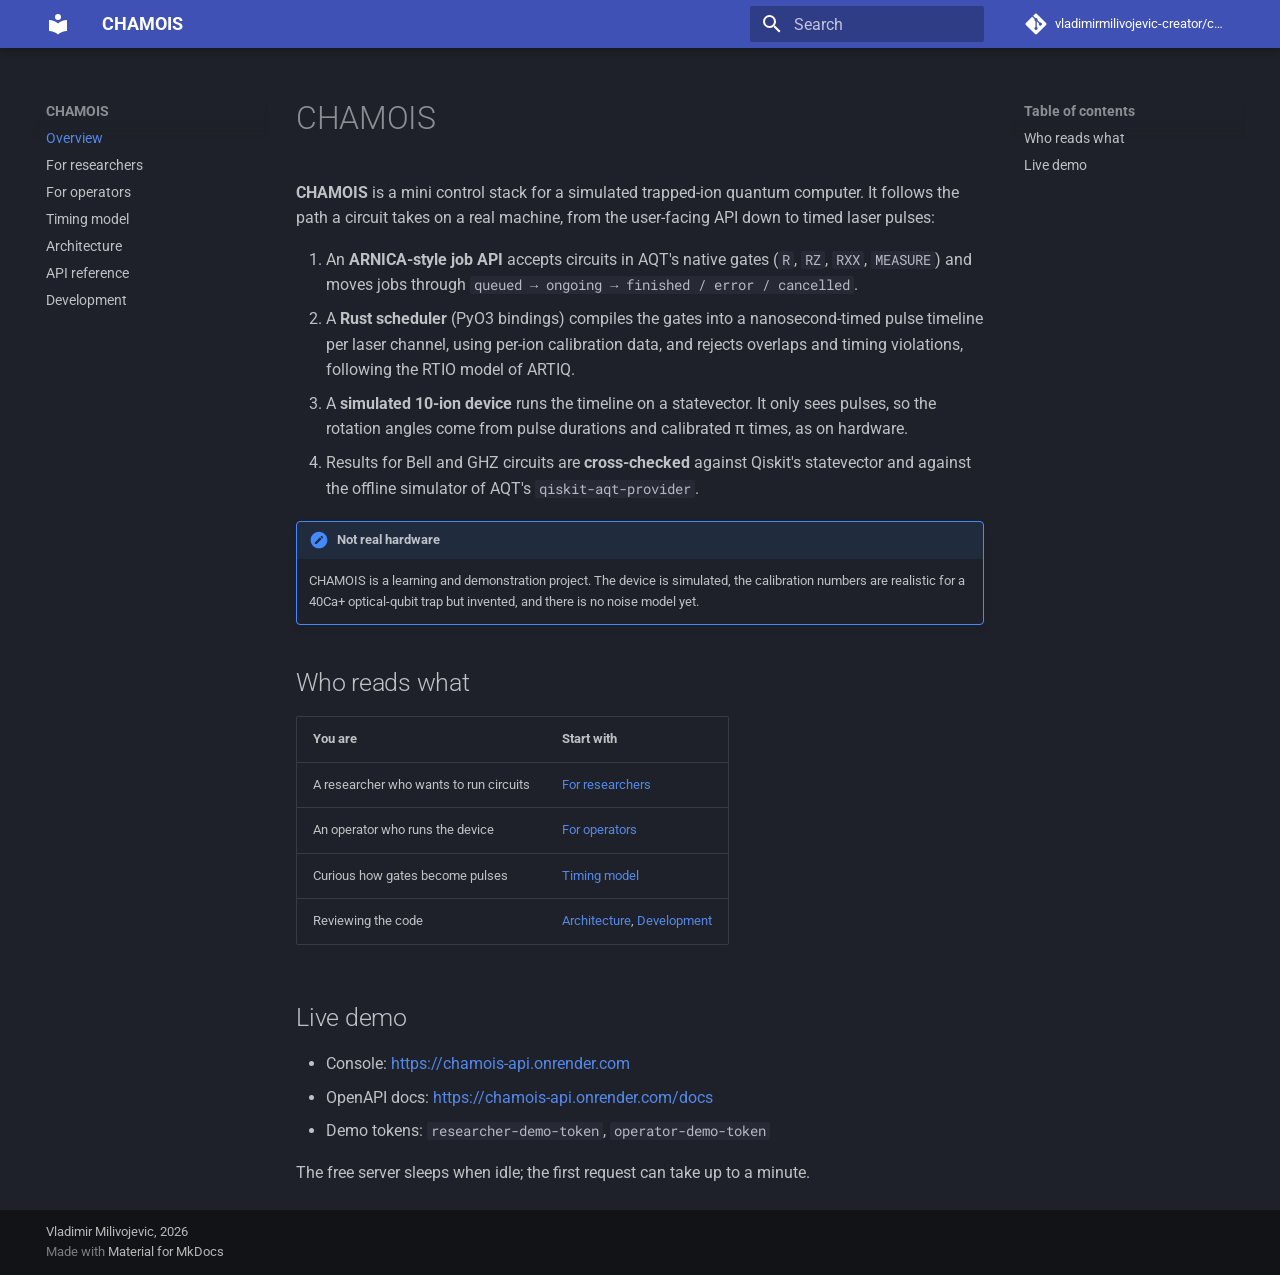
<file: index.html>
<!doctype html>
<html lang="en" class="no-js">
  <head>
    
      <meta charset="utf-8">
      <meta name="viewport" content="width=device-width,initial-scale=1">
      
        <meta name="description" content="Mini control stack for a simulated trapped-ion quantum computer">
      
      
      
        <link rel="canonical" href="https://vladimirmilivojevic-creator.github.io/chamois/">
      
      
      
        <link rel="next" href="researchers/">
      
      
        
      
      
      <link rel="icon" href="assets/images/favicon.png">
      <meta name="generator" content="mkdocs-1.6.1, mkdocs-material-9.8.2">
    
    
      
        <title>CHAMOIS</title>
      
    
    
      <link rel="stylesheet" href="assets/stylesheets/main.57a0d79d.min.css">
      
        
        <link rel="stylesheet" href="assets/stylesheets/palette.fb2fffe2.min.css">
      
      


    
    
      
    
    
      
        
        
        <link rel="preconnect" href="https://fonts.gstatic.com" crossorigin>
        <link rel="stylesheet" href="https://fonts.googleapis.com/css?family=Roboto:300,300i,400,400i,700,700i%7CRoboto+Mono:400,400i,700,700i&display=fallback">
        <style>:root{--md-text-font:"Roboto";--md-code-font:"Roboto Mono"}</style>
      
    
    
    <script>__md_scope=new URL(".",location),__md_hash=e=>[...e].reduce(((e,_)=>(e<<5)-e+_.charCodeAt(0)),0),__md_get=(e,_=localStorage,t=__md_scope)=>JSON.parse(_.getItem(t.pathname+"."+e)),__md_set=(e,_,t=localStorage,a=__md_scope)=>{try{t.setItem(a.pathname+"."+e,JSON.stringify(_))}catch(e){}}</script>
    
      

    
    
  </head>
  
  
    
    
      
    
    
    
    
    <body dir="ltr" data-md-color-scheme="slate" data-md-color-primary="indigo" data-md-color-accent="light-blue">
  
    
    <input class="md-toggle" data-md-toggle="drawer" type="checkbox" id="__drawer" autocomplete="off">
    <input class="md-toggle" data-md-toggle="search" type="checkbox" id="__search" autocomplete="off">
    <label class="md-overlay" for="__drawer"></label>
    <div data-md-component="skip">
      
        
        <a href="#chamois" class="md-skip">
          Skip to content
        </a>
      
    </div>
    <div data-md-component="announce">
      
    </div>
    
    
      

  

<header class="md-header md-header--shadow" data-md-component="header">
  <nav class="md-header__inner md-grid" aria-label="Header">
    <a href="." title="CHAMOIS" class="md-header__button md-logo" aria-label="CHAMOIS" data-md-component="logo">
      
  
  <svg xmlns="http://www.w3.org/2000/svg" viewBox="0 0 24 24"><path d="M12 8a3 3 0 0 0 3-3 3 3 0 0 0-3-3 3 3 0 0 0-3 3 3 3 0 0 0 3 3m0 3.54C9.64 9.35 6.5 8 3 8v11c3.5 0 6.64 1.35 9 3.54 2.36-2.19 5.5-3.54 9-3.54V8c-3.5 0-6.64 1.35-9 3.54"/></svg>

    </a>
    <label class="md-header__button md-icon" for="__drawer">
      
      <svg xmlns="http://www.w3.org/2000/svg" viewBox="0 0 24 24"><path d="M3 6h18v2H3zm0 5h18v2H3zm0 5h18v2H3z"/></svg>
    </label>
    <div class="md-header__title" data-md-component="header-title">
      <div class="md-header__ellipsis">
        <div class="md-header__topic">
          <span class="md-ellipsis">
            CHAMOIS
          </span>
        </div>
        <div class="md-header__topic" data-md-component="header-topic">
          <span class="md-ellipsis">
            
              Overview
            
          </span>
        </div>
      </div>
    </div>
    
      
        <form class="md-header__option" data-md-component="palette">
  
    
    
    
    <input class="md-option" data-md-color-media="" data-md-color-scheme="slate" data-md-color-primary="indigo" data-md-color-accent="light-blue"  aria-hidden="true"  type="radio" name="__palette" id="__palette_0">
    
  
</form>
      
    
    
      <script>var palette=__md_get("__palette");if(palette&&palette.color){if("(prefers-color-scheme)"===palette.color.media){var media=matchMedia("(prefers-color-scheme: light)"),input=document.querySelector(media.matches?"[data-md-color-media='(prefers-color-scheme: light)']":"[data-md-color-media='(prefers-color-scheme: dark)']");palette.color.media=input.getAttribute("data-md-color-media"),palette.color.scheme=input.getAttribute("data-md-color-scheme"),palette.color.primary=input.getAttribute("data-md-color-primary"),palette.color.accent=input.getAttribute("data-md-color-accent")}for(var[key,value]of Object.entries(palette.color))document.body.setAttribute("data-md-color-"+key,value)}</script>
    
    
    
      
      
        <label class="md-header__button md-icon" for="__search">
          
          <svg xmlns="http://www.w3.org/2000/svg" viewBox="0 0 24 24"><path d="M9.5 3A6.5 6.5 0 0 1 16 9.5c0 1.61-.59 3.09-1.56 4.23l.27.27h.79l5 5-1.5 1.5-5-5v-.79l-.27-.27A6.52 6.52 0 0 1 9.5 16 6.5 6.5 0 0 1 3 9.5 6.5 6.5 0 0 1 9.5 3m0 2C7 5 5 7 5 9.5S7 14 9.5 14 14 12 14 9.5 12 5 9.5 5"/></svg>
        </label>
        <div class="md-search" data-md-component="search" role="dialog">
  <label class="md-search__overlay" for="__search"></label>
  <div class="md-search__inner" role="search">
    <form class="md-search__form" name="search">
      <input type="text" class="md-search__input" name="query" aria-label="Search" placeholder="Search" autocapitalize="off" autocorrect="off" autocomplete="off" spellcheck="false" data-md-component="search-query" required>
      <label class="md-search__icon md-icon" for="__search">
        
        <svg xmlns="http://www.w3.org/2000/svg" viewBox="0 0 24 24"><path d="M9.5 3A6.5 6.5 0 0 1 16 9.5c0 1.61-.59 3.09-1.56 4.23l.27.27h.79l5 5-1.5 1.5-5-5v-.79l-.27-.27A6.52 6.52 0 0 1 9.5 16 6.5 6.5 0 0 1 3 9.5 6.5 6.5 0 0 1 9.5 3m0 2C7 5 5 7 5 9.5S7 14 9.5 14 14 12 14 9.5 12 5 9.5 5"/></svg>
        
        <svg xmlns="http://www.w3.org/2000/svg" viewBox="0 0 24 24"><path d="M20 11v2H8l5.5 5.5-1.42 1.42L4.16 12l7.92-7.92L13.5 5.5 8 11z"/></svg>
      </label>
      <nav class="md-search__options" aria-label="Search">
        
        <button type="reset" class="md-search__icon md-icon" title="Clear" aria-label="Clear" tabindex="-1">
          
          <svg xmlns="http://www.w3.org/2000/svg" viewBox="0 0 24 24"><path d="M19 6.41 17.59 5 12 10.59 6.41 5 5 6.41 10.59 12 5 17.59 6.41 19 12 13.41 17.59 19 19 17.59 13.41 12z"/></svg>
        </button>
      </nav>
      
    </form>
    <div class="md-search__output">
      <div class="md-search__scrollwrap" tabindex="0" data-md-scrollfix>
        <div class="md-search-result" data-md-component="search-result">
          <div class="md-search-result__meta">
            Initializing search
          </div>
          <ol class="md-search-result__list" role="presentation"></ol>
        </div>
      </div>
    </div>
  </div>
</div>
      
    
    
      <div class="md-header__source">
        <a href="https://github.com/vladimirmilivojevic-creator/chamois" title="Go to repository" class="md-source" data-md-component="source">
  <div class="md-source__icon md-icon">
    
    <svg xmlns="http://www.w3.org/2000/svg" viewBox="0 0 448 512"><!--! Font Awesome Free 7.1.0 by @fontawesome - https://fontawesome.com License - https://fontawesome.com/license/free (Icons: CC BY 4.0, Fonts: SIL OFL 1.1, Code: MIT License) Copyright 2025 Fonticons, Inc.--><path d="M439.6 236.1 244 40.5c-5.4-5.5-12.8-8.5-20.4-8.5s-15 3-20.4 8.4L162.5 81l51.5 51.5c27.1-9.1 52.7 16.8 43.4 43.7l49.7 49.7c34.2-11.8 61.2 31 35.5 56.7-26.5 26.5-70.2-2.9-56-37.3L240.3 199v121.9c25.3 12.5 22.3 41.8 9.1 55-6.4 6.4-15.2 10.1-24.3 10.1s-17.8-3.6-24.3-10.1c-17.6-17.6-11.1-46.9 11.2-56v-123c-20.8-8.5-24.6-30.7-18.6-45L142.6 101 8.5 235.1C3 240.6 0 247.9 0 255.5s3 15 8.5 20.4l195.6 195.7c5.4 5.4 12.7 8.4 20.4 8.4s15-3 20.4-8.4l194.7-194.7c5.4-5.4 8.4-12.8 8.4-20.4s-3-15-8.4-20.4"/></svg>
  </div>
  <div class="md-source__repository">
    vladimirmilivojevic-creator/chamois
  </div>
</a>
      </div>
    
  </nav>
  
</header>
    
    <div class="md-container" data-md-component="container">
      
      
        
          
        
      
      <main class="md-main" data-md-component="main">
        <div class="md-main__inner md-grid">
          
            
              
              <div class="md-sidebar md-sidebar--primary" data-md-component="sidebar" data-md-type="navigation" >
                <div class="md-sidebar__scrollwrap">
                  <div class="md-sidebar__inner">
                    



<nav class="md-nav md-nav--primary" aria-label="Navigation" data-md-level="0">
  <label class="md-nav__title" for="__drawer">
    <a href="." title="CHAMOIS" class="md-nav__button md-logo" aria-label="CHAMOIS" data-md-component="logo">
      
  
  <svg xmlns="http://www.w3.org/2000/svg" viewBox="0 0 24 24"><path d="M12 8a3 3 0 0 0 3-3 3 3 0 0 0-3-3 3 3 0 0 0-3 3 3 3 0 0 0 3 3m0 3.54C9.64 9.35 6.5 8 3 8v11c3.5 0 6.64 1.35 9 3.54 2.36-2.19 5.5-3.54 9-3.54V8c-3.5 0-6.64 1.35-9 3.54"/></svg>

    </a>
    CHAMOIS
  </label>
  
    <div class="md-nav__source">
      <a href="https://github.com/vladimirmilivojevic-creator/chamois" title="Go to repository" class="md-source" data-md-component="source">
  <div class="md-source__icon md-icon">
    
    <svg xmlns="http://www.w3.org/2000/svg" viewBox="0 0 448 512"><!--! Font Awesome Free 7.1.0 by @fontawesome - https://fontawesome.com License - https://fontawesome.com/license/free (Icons: CC BY 4.0, Fonts: SIL OFL 1.1, Code: MIT License) Copyright 2025 Fonticons, Inc.--><path d="M439.6 236.1 244 40.5c-5.4-5.5-12.8-8.5-20.4-8.5s-15 3-20.4 8.4L162.5 81l51.5 51.5c27.1-9.1 52.7 16.8 43.4 43.7l49.7 49.7c34.2-11.8 61.2 31 35.5 56.7-26.5 26.5-70.2-2.9-56-37.3L240.3 199v121.9c25.3 12.5 22.3 41.8 9.1 55-6.4 6.4-15.2 10.1-24.3 10.1s-17.8-3.6-24.3-10.1c-17.6-17.6-11.1-46.9 11.2-56v-123c-20.8-8.5-24.6-30.7-18.6-45L142.6 101 8.5 235.1C3 240.6 0 247.9 0 255.5s3 15 8.5 20.4l195.6 195.7c5.4 5.4 12.7 8.4 20.4 8.4s15-3 20.4-8.4l194.7-194.7c5.4-5.4 8.4-12.8 8.4-20.4s-3-15-8.4-20.4"/></svg>
  </div>
  <div class="md-source__repository">
    vladimirmilivojevic-creator/chamois
  </div>
</a>
    </div>
  
  <ul class="md-nav__list" data-md-scrollfix>
    
      
      
  
  
    
  
  
  
    <li class="md-nav__item md-nav__item--active">
      
      <input class="md-nav__toggle md-toggle" type="checkbox" id="__toc">
      
      
        
      
      
        <label class="md-nav__link md-nav__link--active" for="__toc">
          
  
  
  <span class="md-ellipsis">
    
  
    Overview
  

    
  </span>
  
  

          <span class="md-nav__icon md-icon"></span>
        </label>
      
      <a href="." class="md-nav__link md-nav__link--active">
        
  
  
  <span class="md-ellipsis">
    
  
    Overview
  

    
  </span>
  
  

      </a>
      
        

<nav class="md-nav md-nav--secondary" aria-label="Table of contents">
  
  
  
    
  
  
    <label class="md-nav__title" for="__toc">
      <span class="md-nav__icon md-icon"></span>
      Table of contents
    </label>
    <ul class="md-nav__list" data-md-component="toc" data-md-scrollfix>
      
        <li class="md-nav__item">
  <a href="#who-reads-what" class="md-nav__link">
    <span class="md-ellipsis">
      
        Who reads what
      
    </span>
  </a>
  
</li>
      
        <li class="md-nav__item">
  <a href="#live-demo" class="md-nav__link">
    <span class="md-ellipsis">
      
        Live demo
      
    </span>
  </a>
  
</li>
      
    </ul>
  
</nav>
      
    </li>
  

    
      
      
  
  
  
  
    <li class="md-nav__item">
      <a href="researchers/" class="md-nav__link">
        
  
  
  <span class="md-ellipsis">
    
  
    For researchers
  

    
  </span>
  
  

      </a>
    </li>
  

    
      
      
  
  
  
  
    <li class="md-nav__item">
      <a href="operators/" class="md-nav__link">
        
  
  
  <span class="md-ellipsis">
    
  
    For operators
  

    
  </span>
  
  

      </a>
    </li>
  

    
      
      
  
  
  
  
    <li class="md-nav__item">
      <a href="timing-model/" class="md-nav__link">
        
  
  
  <span class="md-ellipsis">
    
  
    Timing model
  

    
  </span>
  
  

      </a>
    </li>
  

    
      
      
  
  
  
  
    <li class="md-nav__item">
      <a href="architecture/" class="md-nav__link">
        
  
  
  <span class="md-ellipsis">
    
  
    Architecture
  

    
  </span>
  
  

      </a>
    </li>
  

    
      
      
  
  
  
  
    <li class="md-nav__item">
      <a href="api/" class="md-nav__link">
        
  
  
  <span class="md-ellipsis">
    
  
    API reference
  

    
  </span>
  
  

      </a>
    </li>
  

    
      
      
  
  
  
  
    <li class="md-nav__item">
      <a href="development/" class="md-nav__link">
        
  
  
  <span class="md-ellipsis">
    
  
    Development
  

    
  </span>
  
  

      </a>
    </li>
  

    
  </ul>
</nav>
                  </div>
                </div>
              </div>
            
            
              
              <div class="md-sidebar md-sidebar--secondary" data-md-component="sidebar" data-md-type="toc" >
                <div class="md-sidebar__scrollwrap">
                  <div class="md-sidebar__inner">
                    

<nav class="md-nav md-nav--secondary" aria-label="Table of contents">
  
  
  
    
  
  
    <label class="md-nav__title" for="__toc">
      <span class="md-nav__icon md-icon"></span>
      Table of contents
    </label>
    <ul class="md-nav__list" data-md-component="toc" data-md-scrollfix>
      
        <li class="md-nav__item">
  <a href="#who-reads-what" class="md-nav__link">
    <span class="md-ellipsis">
      
        Who reads what
      
    </span>
  </a>
  
</li>
      
        <li class="md-nav__item">
  <a href="#live-demo" class="md-nav__link">
    <span class="md-ellipsis">
      
        Live demo
      
    </span>
  </a>
  
</li>
      
    </ul>
  
</nav>
                  </div>
                </div>
              </div>
            
          
          
            <div class="md-content" data-md-component="content">
              
              <article class="md-content__inner md-typeset">
                
                  


  
  


<h1 id="chamois">CHAMOIS<a class="headerlink" href="#chamois" title="Permanent link">&para;</a></h1>
<p><strong>CHAMOIS</strong> is a mini control stack for a simulated trapped-ion quantum computer. It follows the path a
circuit takes on a real machine, from the user-facing API down to timed laser pulses:</p>
<ol>
<li>An <strong>ARNICA-style job API</strong> accepts circuits in AQT's native gates (<code>R</code>, <code>RZ</code>, <code>RXX</code>, <code>MEASURE</code>) and
   moves jobs through <code>queued → ongoing → finished / error / cancelled</code>.</li>
<li>A <strong>Rust scheduler</strong> (PyO3 bindings) compiles the gates into a nanosecond-timed pulse timeline per
   laser channel, using per-ion calibration data, and rejects overlaps and timing violations, following
   the RTIO model of ARTIQ.</li>
<li>A <strong>simulated 10-ion device</strong> runs the timeline on a statevector. It only sees pulses, so the rotation
   angles come from pulse durations and calibrated π times, as on hardware.</li>
<li>Results for Bell and GHZ circuits are <strong>cross-checked</strong> against Qiskit's statevector and against the
   offline simulator of AQT's <code>qiskit-aqt-provider</code>.</li>
</ol>
<div class="admonition note">
<p class="admonition-title">Not real hardware</p>
<p>CHAMOIS is a learning and demonstration project. The device is simulated, the calibration numbers are
realistic for a 40Ca+ optical-qubit trap but invented, and there is no noise model yet.</p>
</div>
<h2 id="who-reads-what">Who reads what<a class="headerlink" href="#who-reads-what" title="Permanent link">&para;</a></h2>
<table>
<thead>
<tr>
<th>You are</th>
<th>Start with</th>
</tr>
</thead>
<tbody>
<tr>
<td>A researcher who wants to run circuits</td>
<td><a href="researchers/">For researchers</a></td>
</tr>
<tr>
<td>An operator who runs the device</td>
<td><a href="operators/">For operators</a></td>
</tr>
<tr>
<td>Curious how gates become pulses</td>
<td><a href="timing-model/">Timing model</a></td>
</tr>
<tr>
<td>Reviewing the code</td>
<td><a href="architecture/">Architecture</a>, <a href="development/">Development</a></td>
</tr>
</tbody>
</table>
<h2 id="live-demo">Live demo<a class="headerlink" href="#live-demo" title="Permanent link">&para;</a></h2>
<ul>
<li>Console: <a href="https://chamois-api.onrender.com">https://chamois-api.onrender.com</a></li>
<li>OpenAPI docs: <a href="https://chamois-api.onrender.com/docs">https://chamois-api.onrender.com/docs</a></li>
<li>Demo tokens: <code>researcher-demo-token</code>, <code>operator-demo-token</code></li>
</ul>
<p>The free server sleeps when idle; the first request can take up to a minute.</p>












                
              </article>
            </div>
          
          
<script>var target=document.getElementById(location.hash.slice(1));target&&target.name&&(target.checked=target.name.startsWith("__tabbed_"))</script>
        </div>
        
      </main>
      
        <footer class="md-footer">
  
  <div class="md-footer-meta md-typeset">
    <div class="md-footer-meta__inner md-grid">
      <div class="md-copyright">
  
    <div class="md-copyright__highlight">
      Vladimir Milivojevic, 2026
    </div>
  
  
    Made with
    <a href="https://squidfunk.github.io/mkdocs-material/" target="_blank" rel="noopener">
      Material for MkDocs
    </a>
  
</div>
      
    </div>
  </div>
</footer>
      
    </div>
    <div class="md-dialog" data-md-component="dialog">
      <div class="md-dialog__inner md-typeset"></div>
    </div>
    
    
    
      
      
      <script id="__config" type="application/json">{"annotate": null, "base": ".", "features": ["navigation.sections", "content.code.copy"], "search": "assets/javascripts/workers/search.a7633da7.min.js", "tags": null, "translations": {"clipboard.copied": "Copied to clipboard", "clipboard.copy": "Copy to clipboard", "search.result.more.one": "1 more on this page", "search.result.more.other": "# more on this page", "search.result.none": "No matching documents", "search.result.one": "1 matching document", "search.result.other": "# matching documents", "search.result.placeholder": "Type to start searching", "search.result.term.missing": "Missing", "select.version": "Select version"}, "version": null}</script>
    
    
      <script src="assets/javascripts/bundle.a5f9d56c.min.js"></script>
      
    
  </body>
</html>
</file>
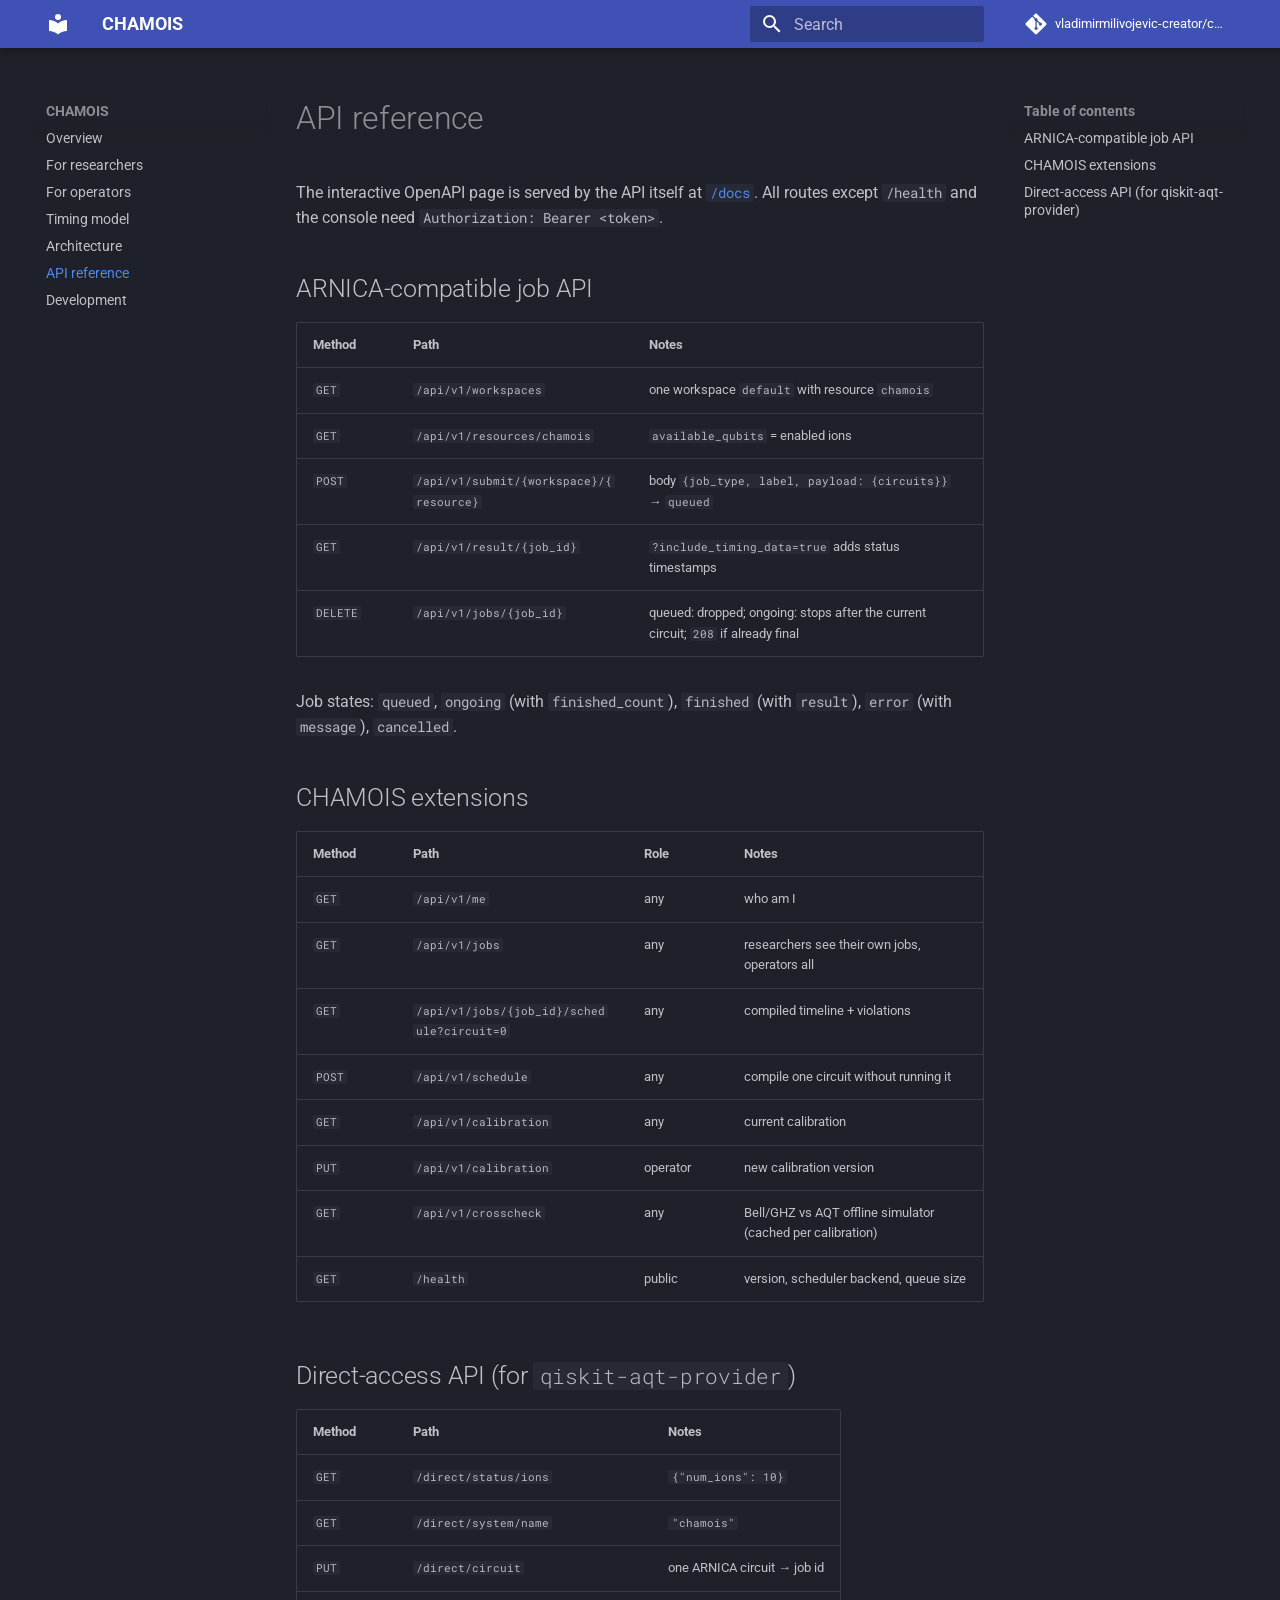
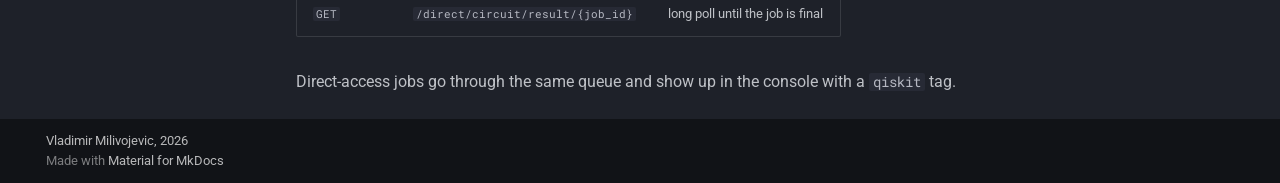
<file: api/index.html>
<!doctype html>
<html lang="en" class="no-js">
  <head>
    
      <meta charset="utf-8">
      <meta name="viewport" content="width=device-width,initial-scale=1">
      
        <meta name="description" content="Mini control stack for a simulated trapped-ion quantum computer">
      
      
      
        <link rel="canonical" href="https://vladimirmilivojevic-creator.github.io/chamois/api/">
      
      
        <link rel="prev" href="../architecture/">
      
      
        <link rel="next" href="../development/">
      
      
        
      
      
      <link rel="icon" href="../assets/images/favicon.png">
      <meta name="generator" content="mkdocs-1.6.1, mkdocs-material-9.8.2">
    
    
      
        <title>API reference - CHAMOIS</title>
      
    
    
      <link rel="stylesheet" href="../assets/stylesheets/main.57a0d79d.min.css">
      
        
        <link rel="stylesheet" href="../assets/stylesheets/palette.fb2fffe2.min.css">
      
      


    
    
      
    
    
      
        
        
        <link rel="preconnect" href="https://fonts.gstatic.com" crossorigin>
        <link rel="stylesheet" href="https://fonts.googleapis.com/css?family=Roboto:300,300i,400,400i,700,700i%7CRoboto+Mono:400,400i,700,700i&display=fallback">
        <style>:root{--md-text-font:"Roboto";--md-code-font:"Roboto Mono"}</style>
      
    
    
    <script>__md_scope=new URL("..",location),__md_hash=e=>[...e].reduce(((e,_)=>(e<<5)-e+_.charCodeAt(0)),0),__md_get=(e,_=localStorage,t=__md_scope)=>JSON.parse(_.getItem(t.pathname+"."+e)),__md_set=(e,_,t=localStorage,a=__md_scope)=>{try{t.setItem(a.pathname+"."+e,JSON.stringify(_))}catch(e){}}</script>
    
      

    
    
  </head>
  
  
    
    
      
    
    
    
    
    <body dir="ltr" data-md-color-scheme="slate" data-md-color-primary="indigo" data-md-color-accent="light-blue">
  
    
    <input class="md-toggle" data-md-toggle="drawer" type="checkbox" id="__drawer" autocomplete="off">
    <input class="md-toggle" data-md-toggle="search" type="checkbox" id="__search" autocomplete="off">
    <label class="md-overlay" for="__drawer"></label>
    <div data-md-component="skip">
      
        
        <a href="#api-reference" class="md-skip">
          Skip to content
        </a>
      
    </div>
    <div data-md-component="announce">
      
    </div>
    
    
      

  

<header class="md-header md-header--shadow" data-md-component="header">
  <nav class="md-header__inner md-grid" aria-label="Header">
    <a href=".." title="CHAMOIS" class="md-header__button md-logo" aria-label="CHAMOIS" data-md-component="logo">
      
  
  <svg xmlns="http://www.w3.org/2000/svg" viewBox="0 0 24 24"><path d="M12 8a3 3 0 0 0 3-3 3 3 0 0 0-3-3 3 3 0 0 0-3 3 3 3 0 0 0 3 3m0 3.54C9.64 9.35 6.5 8 3 8v11c3.5 0 6.64 1.35 9 3.54 2.36-2.19 5.5-3.54 9-3.54V8c-3.5 0-6.64 1.35-9 3.54"/></svg>

    </a>
    <label class="md-header__button md-icon" for="__drawer">
      
      <svg xmlns="http://www.w3.org/2000/svg" viewBox="0 0 24 24"><path d="M3 6h18v2H3zm0 5h18v2H3zm0 5h18v2H3z"/></svg>
    </label>
    <div class="md-header__title" data-md-component="header-title">
      <div class="md-header__ellipsis">
        <div class="md-header__topic">
          <span class="md-ellipsis">
            CHAMOIS
          </span>
        </div>
        <div class="md-header__topic" data-md-component="header-topic">
          <span class="md-ellipsis">
            
              API reference
            
          </span>
        </div>
      </div>
    </div>
    
      
        <form class="md-header__option" data-md-component="palette">
  
    
    
    
    <input class="md-option" data-md-color-media="" data-md-color-scheme="slate" data-md-color-primary="indigo" data-md-color-accent="light-blue"  aria-hidden="true"  type="radio" name="__palette" id="__palette_0">
    
  
</form>
      
    
    
      <script>var palette=__md_get("__palette");if(palette&&palette.color){if("(prefers-color-scheme)"===palette.color.media){var media=matchMedia("(prefers-color-scheme: light)"),input=document.querySelector(media.matches?"[data-md-color-media='(prefers-color-scheme: light)']":"[data-md-color-media='(prefers-color-scheme: dark)']");palette.color.media=input.getAttribute("data-md-color-media"),palette.color.scheme=input.getAttribute("data-md-color-scheme"),palette.color.primary=input.getAttribute("data-md-color-primary"),palette.color.accent=input.getAttribute("data-md-color-accent")}for(var[key,value]of Object.entries(palette.color))document.body.setAttribute("data-md-color-"+key,value)}</script>
    
    
    
      
      
        <label class="md-header__button md-icon" for="__search">
          
          <svg xmlns="http://www.w3.org/2000/svg" viewBox="0 0 24 24"><path d="M9.5 3A6.5 6.5 0 0 1 16 9.5c0 1.61-.59 3.09-1.56 4.23l.27.27h.79l5 5-1.5 1.5-5-5v-.79l-.27-.27A6.52 6.52 0 0 1 9.5 16 6.5 6.5 0 0 1 3 9.5 6.5 6.5 0 0 1 9.5 3m0 2C7 5 5 7 5 9.5S7 14 9.5 14 14 12 14 9.5 12 5 9.5 5"/></svg>
        </label>
        <div class="md-search" data-md-component="search" role="dialog">
  <label class="md-search__overlay" for="__search"></label>
  <div class="md-search__inner" role="search">
    <form class="md-search__form" name="search">
      <input type="text" class="md-search__input" name="query" aria-label="Search" placeholder="Search" autocapitalize="off" autocorrect="off" autocomplete="off" spellcheck="false" data-md-component="search-query" required>
      <label class="md-search__icon md-icon" for="__search">
        
        <svg xmlns="http://www.w3.org/2000/svg" viewBox="0 0 24 24"><path d="M9.5 3A6.5 6.5 0 0 1 16 9.5c0 1.61-.59 3.09-1.56 4.23l.27.27h.79l5 5-1.5 1.5-5-5v-.79l-.27-.27A6.52 6.52 0 0 1 9.5 16 6.5 6.5 0 0 1 3 9.5 6.5 6.5 0 0 1 9.5 3m0 2C7 5 5 7 5 9.5S7 14 9.5 14 14 12 14 9.5 12 5 9.5 5"/></svg>
        
        <svg xmlns="http://www.w3.org/2000/svg" viewBox="0 0 24 24"><path d="M20 11v2H8l5.5 5.5-1.42 1.42L4.16 12l7.92-7.92L13.5 5.5 8 11z"/></svg>
      </label>
      <nav class="md-search__options" aria-label="Search">
        
        <button type="reset" class="md-search__icon md-icon" title="Clear" aria-label="Clear" tabindex="-1">
          
          <svg xmlns="http://www.w3.org/2000/svg" viewBox="0 0 24 24"><path d="M19 6.41 17.59 5 12 10.59 6.41 5 5 6.41 10.59 12 5 17.59 6.41 19 12 13.41 17.59 19 19 17.59 13.41 12z"/></svg>
        </button>
      </nav>
      
    </form>
    <div class="md-search__output">
      <div class="md-search__scrollwrap" tabindex="0" data-md-scrollfix>
        <div class="md-search-result" data-md-component="search-result">
          <div class="md-search-result__meta">
            Initializing search
          </div>
          <ol class="md-search-result__list" role="presentation"></ol>
        </div>
      </div>
    </div>
  </div>
</div>
      
    
    
      <div class="md-header__source">
        <a href="https://github.com/vladimirmilivojevic-creator/chamois" title="Go to repository" class="md-source" data-md-component="source">
  <div class="md-source__icon md-icon">
    
    <svg xmlns="http://www.w3.org/2000/svg" viewBox="0 0 448 512"><!--! Font Awesome Free 7.1.0 by @fontawesome - https://fontawesome.com License - https://fontawesome.com/license/free (Icons: CC BY 4.0, Fonts: SIL OFL 1.1, Code: MIT License) Copyright 2025 Fonticons, Inc.--><path d="M439.6 236.1 244 40.5c-5.4-5.5-12.8-8.5-20.4-8.5s-15 3-20.4 8.4L162.5 81l51.5 51.5c27.1-9.1 52.7 16.8 43.4 43.7l49.7 49.7c34.2-11.8 61.2 31 35.5 56.7-26.5 26.5-70.2-2.9-56-37.3L240.3 199v121.9c25.3 12.5 22.3 41.8 9.1 55-6.4 6.4-15.2 10.1-24.3 10.1s-17.8-3.6-24.3-10.1c-17.6-17.6-11.1-46.9 11.2-56v-123c-20.8-8.5-24.6-30.7-18.6-45L142.6 101 8.5 235.1C3 240.6 0 247.9 0 255.5s3 15 8.5 20.4l195.6 195.7c5.4 5.4 12.7 8.4 20.4 8.4s15-3 20.4-8.4l194.7-194.7c5.4-5.4 8.4-12.8 8.4-20.4s-3-15-8.4-20.4"/></svg>
  </div>
  <div class="md-source__repository">
    vladimirmilivojevic-creator/chamois
  </div>
</a>
      </div>
    
  </nav>
  
</header>
    
    <div class="md-container" data-md-component="container">
      
      
        
          
        
      
      <main class="md-main" data-md-component="main">
        <div class="md-main__inner md-grid">
          
            
              
              <div class="md-sidebar md-sidebar--primary" data-md-component="sidebar" data-md-type="navigation" >
                <div class="md-sidebar__scrollwrap">
                  <div class="md-sidebar__inner">
                    



<nav class="md-nav md-nav--primary" aria-label="Navigation" data-md-level="0">
  <label class="md-nav__title" for="__drawer">
    <a href=".." title="CHAMOIS" class="md-nav__button md-logo" aria-label="CHAMOIS" data-md-component="logo">
      
  
  <svg xmlns="http://www.w3.org/2000/svg" viewBox="0 0 24 24"><path d="M12 8a3 3 0 0 0 3-3 3 3 0 0 0-3-3 3 3 0 0 0-3 3 3 3 0 0 0 3 3m0 3.54C9.64 9.35 6.5 8 3 8v11c3.5 0 6.64 1.35 9 3.54 2.36-2.19 5.5-3.54 9-3.54V8c-3.5 0-6.64 1.35-9 3.54"/></svg>

    </a>
    CHAMOIS
  </label>
  
    <div class="md-nav__source">
      <a href="https://github.com/vladimirmilivojevic-creator/chamois" title="Go to repository" class="md-source" data-md-component="source">
  <div class="md-source__icon md-icon">
    
    <svg xmlns="http://www.w3.org/2000/svg" viewBox="0 0 448 512"><!--! Font Awesome Free 7.1.0 by @fontawesome - https://fontawesome.com License - https://fontawesome.com/license/free (Icons: CC BY 4.0, Fonts: SIL OFL 1.1, Code: MIT License) Copyright 2025 Fonticons, Inc.--><path d="M439.6 236.1 244 40.5c-5.4-5.5-12.8-8.5-20.4-8.5s-15 3-20.4 8.4L162.5 81l51.5 51.5c27.1-9.1 52.7 16.8 43.4 43.7l49.7 49.7c34.2-11.8 61.2 31 35.5 56.7-26.5 26.5-70.2-2.9-56-37.3L240.3 199v121.9c25.3 12.5 22.3 41.8 9.1 55-6.4 6.4-15.2 10.1-24.3 10.1s-17.8-3.6-24.3-10.1c-17.6-17.6-11.1-46.9 11.2-56v-123c-20.8-8.5-24.6-30.7-18.6-45L142.6 101 8.5 235.1C3 240.6 0 247.9 0 255.5s3 15 8.5 20.4l195.6 195.7c5.4 5.4 12.7 8.4 20.4 8.4s15-3 20.4-8.4l194.7-194.7c5.4-5.4 8.4-12.8 8.4-20.4s-3-15-8.4-20.4"/></svg>
  </div>
  <div class="md-source__repository">
    vladimirmilivojevic-creator/chamois
  </div>
</a>
    </div>
  
  <ul class="md-nav__list" data-md-scrollfix>
    
      
      
  
  
  
  
    <li class="md-nav__item">
      <a href=".." class="md-nav__link">
        
  
  
  <span class="md-ellipsis">
    
  
    Overview
  

    
  </span>
  
  

      </a>
    </li>
  

    
      
      
  
  
  
  
    <li class="md-nav__item">
      <a href="../researchers/" class="md-nav__link">
        
  
  
  <span class="md-ellipsis">
    
  
    For researchers
  

    
  </span>
  
  

      </a>
    </li>
  

    
      
      
  
  
  
  
    <li class="md-nav__item">
      <a href="../operators/" class="md-nav__link">
        
  
  
  <span class="md-ellipsis">
    
  
    For operators
  

    
  </span>
  
  

      </a>
    </li>
  

    
      
      
  
  
  
  
    <li class="md-nav__item">
      <a href="../timing-model/" class="md-nav__link">
        
  
  
  <span class="md-ellipsis">
    
  
    Timing model
  

    
  </span>
  
  

      </a>
    </li>
  

    
      
      
  
  
  
  
    <li class="md-nav__item">
      <a href="../architecture/" class="md-nav__link">
        
  
  
  <span class="md-ellipsis">
    
  
    Architecture
  

    
  </span>
  
  

      </a>
    </li>
  

    
      
      
  
  
    
  
  
  
    <li class="md-nav__item md-nav__item--active">
      
      <input class="md-nav__toggle md-toggle" type="checkbox" id="__toc">
      
      
        
      
      
        <label class="md-nav__link md-nav__link--active" for="__toc">
          
  
  
  <span class="md-ellipsis">
    
  
    API reference
  

    
  </span>
  
  

          <span class="md-nav__icon md-icon"></span>
        </label>
      
      <a href="./" class="md-nav__link md-nav__link--active">
        
  
  
  <span class="md-ellipsis">
    
  
    API reference
  

    
  </span>
  
  

      </a>
      
        

<nav class="md-nav md-nav--secondary" aria-label="Table of contents">
  
  
  
    
  
  
    <label class="md-nav__title" for="__toc">
      <span class="md-nav__icon md-icon"></span>
      Table of contents
    </label>
    <ul class="md-nav__list" data-md-component="toc" data-md-scrollfix>
      
        <li class="md-nav__item">
  <a href="#arnica-compatible-job-api" class="md-nav__link">
    <span class="md-ellipsis">
      
        ARNICA-compatible job API
      
    </span>
  </a>
  
</li>
      
        <li class="md-nav__item">
  <a href="#chamois-extensions" class="md-nav__link">
    <span class="md-ellipsis">
      
        CHAMOIS extensions
      
    </span>
  </a>
  
</li>
      
        <li class="md-nav__item">
  <a href="#direct-access-api-for-qiskit-aqt-provider" class="md-nav__link">
    <span class="md-ellipsis">
      
        Direct-access API (for qiskit-aqt-provider)
      
    </span>
  </a>
  
</li>
      
    </ul>
  
</nav>
      
    </li>
  

    
      
      
  
  
  
  
    <li class="md-nav__item">
      <a href="../development/" class="md-nav__link">
        
  
  
  <span class="md-ellipsis">
    
  
    Development
  

    
  </span>
  
  

      </a>
    </li>
  

    
  </ul>
</nav>
                  </div>
                </div>
              </div>
            
            
              
              <div class="md-sidebar md-sidebar--secondary" data-md-component="sidebar" data-md-type="toc" >
                <div class="md-sidebar__scrollwrap">
                  <div class="md-sidebar__inner">
                    

<nav class="md-nav md-nav--secondary" aria-label="Table of contents">
  
  
  
    
  
  
    <label class="md-nav__title" for="__toc">
      <span class="md-nav__icon md-icon"></span>
      Table of contents
    </label>
    <ul class="md-nav__list" data-md-component="toc" data-md-scrollfix>
      
        <li class="md-nav__item">
  <a href="#arnica-compatible-job-api" class="md-nav__link">
    <span class="md-ellipsis">
      
        ARNICA-compatible job API
      
    </span>
  </a>
  
</li>
      
        <li class="md-nav__item">
  <a href="#chamois-extensions" class="md-nav__link">
    <span class="md-ellipsis">
      
        CHAMOIS extensions
      
    </span>
  </a>
  
</li>
      
        <li class="md-nav__item">
  <a href="#direct-access-api-for-qiskit-aqt-provider" class="md-nav__link">
    <span class="md-ellipsis">
      
        Direct-access API (for qiskit-aqt-provider)
      
    </span>
  </a>
  
</li>
      
    </ul>
  
</nav>
                  </div>
                </div>
              </div>
            
          
          
            <div class="md-content" data-md-component="content">
              
              <article class="md-content__inner md-typeset">
                
                  


  
  


<h1 id="api-reference">API reference<a class="headerlink" href="#api-reference" title="Permanent link">&para;</a></h1>
<p>The interactive OpenAPI page is served by the API itself at
<a href="https://chamois-api.onrender.com/docs"><code>/docs</code></a>. All routes except <code>/health</code> and the console need
<code>Authorization: Bearer &lt;token&gt;</code>.</p>
<h2 id="arnica-compatible-job-api">ARNICA-compatible job API<a class="headerlink" href="#arnica-compatible-job-api" title="Permanent link">&para;</a></h2>
<table>
<thead>
<tr>
<th>Method</th>
<th>Path</th>
<th>Notes</th>
</tr>
</thead>
<tbody>
<tr>
<td><code>GET</code></td>
<td><code>/api/v1/workspaces</code></td>
<td>one workspace <code>default</code> with resource <code>chamois</code></td>
</tr>
<tr>
<td><code>GET</code></td>
<td><code>/api/v1/resources/chamois</code></td>
<td><code>available_qubits</code> = enabled ions</td>
</tr>
<tr>
<td><code>POST</code></td>
<td><code>/api/v1/submit/{workspace}/{resource}</code></td>
<td>body <code>{job_type, label, payload: {circuits}}</code> → <code>queued</code></td>
</tr>
<tr>
<td><code>GET</code></td>
<td><code>/api/v1/result/{job_id}</code></td>
<td><code>?include_timing_data=true</code> adds status timestamps</td>
</tr>
<tr>
<td><code>DELETE</code></td>
<td><code>/api/v1/jobs/{job_id}</code></td>
<td>queued: dropped; ongoing: stops after the current circuit; <code>208</code> if already final</td>
</tr>
</tbody>
</table>
<p>Job states: <code>queued</code>, <code>ongoing</code> (with <code>finished_count</code>), <code>finished</code> (with <code>result</code>), <code>error</code> (with
<code>message</code>), <code>cancelled</code>.</p>
<h2 id="chamois-extensions">CHAMOIS extensions<a class="headerlink" href="#chamois-extensions" title="Permanent link">&para;</a></h2>
<table>
<thead>
<tr>
<th>Method</th>
<th>Path</th>
<th>Role</th>
<th>Notes</th>
</tr>
</thead>
<tbody>
<tr>
<td><code>GET</code></td>
<td><code>/api/v1/me</code></td>
<td>any</td>
<td>who am I</td>
</tr>
<tr>
<td><code>GET</code></td>
<td><code>/api/v1/jobs</code></td>
<td>any</td>
<td>researchers see their own jobs, operators all</td>
</tr>
<tr>
<td><code>GET</code></td>
<td><code>/api/v1/jobs/{job_id}/schedule?circuit=0</code></td>
<td>any</td>
<td>compiled timeline + violations</td>
</tr>
<tr>
<td><code>POST</code></td>
<td><code>/api/v1/schedule</code></td>
<td>any</td>
<td>compile one circuit without running it</td>
</tr>
<tr>
<td><code>GET</code></td>
<td><code>/api/v1/calibration</code></td>
<td>any</td>
<td>current calibration</td>
</tr>
<tr>
<td><code>PUT</code></td>
<td><code>/api/v1/calibration</code></td>
<td>operator</td>
<td>new calibration version</td>
</tr>
<tr>
<td><code>GET</code></td>
<td><code>/api/v1/crosscheck</code></td>
<td>any</td>
<td>Bell/GHZ vs AQT offline simulator (cached per calibration)</td>
</tr>
<tr>
<td><code>GET</code></td>
<td><code>/health</code></td>
<td>public</td>
<td>version, scheduler backend, queue size</td>
</tr>
</tbody>
</table>
<h2 id="direct-access-api-for-qiskit-aqt-provider">Direct-access API (for <code>qiskit-aqt-provider</code>)<a class="headerlink" href="#direct-access-api-for-qiskit-aqt-provider" title="Permanent link">&para;</a></h2>
<table>
<thead>
<tr>
<th>Method</th>
<th>Path</th>
<th>Notes</th>
</tr>
</thead>
<tbody>
<tr>
<td><code>GET</code></td>
<td><code>/direct/status/ions</code></td>
<td><code>{"num_ions": 10}</code></td>
</tr>
<tr>
<td><code>GET</code></td>
<td><code>/direct/system/name</code></td>
<td><code>"chamois"</code></td>
</tr>
<tr>
<td><code>PUT</code></td>
<td><code>/direct/circuit</code></td>
<td>one ARNICA circuit → job id</td>
</tr>
<tr>
<td><code>GET</code></td>
<td><code>/direct/circuit/result/{job_id}</code></td>
<td>long poll until the job is final</td>
</tr>
</tbody>
</table>
<p>Direct-access jobs go through the same queue and show up in the console with a <code>qiskit</code> tag.</p>












                
              </article>
            </div>
          
          
<script>var target=document.getElementById(location.hash.slice(1));target&&target.name&&(target.checked=target.name.startsWith("__tabbed_"))</script>
        </div>
        
      </main>
      
        <footer class="md-footer">
  
  <div class="md-footer-meta md-typeset">
    <div class="md-footer-meta__inner md-grid">
      <div class="md-copyright">
  
    <div class="md-copyright__highlight">
      Vladimir Milivojevic, 2026
    </div>
  
  
    Made with
    <a href="https://squidfunk.github.io/mkdocs-material/" target="_blank" rel="noopener">
      Material for MkDocs
    </a>
  
</div>
      
    </div>
  </div>
</footer>
      
    </div>
    <div class="md-dialog" data-md-component="dialog">
      <div class="md-dialog__inner md-typeset"></div>
    </div>
    
    
    
      
      
      <script id="__config" type="application/json">{"annotate": null, "base": "..", "features": ["navigation.sections", "content.code.copy"], "search": "../assets/javascripts/workers/search.a7633da7.min.js", "tags": null, "translations": {"clipboard.copied": "Copied to clipboard", "clipboard.copy": "Copy to clipboard", "search.result.more.one": "1 more on this page", "search.result.more.other": "# more on this page", "search.result.none": "No matching documents", "search.result.one": "1 matching document", "search.result.other": "# matching documents", "search.result.placeholder": "Type to start searching", "search.result.term.missing": "Missing", "select.version": "Select version"}, "version": null}</script>
    
    
      <script src="../assets/javascripts/bundle.a5f9d56c.min.js"></script>
      
    
  </body>
</html>
</file>
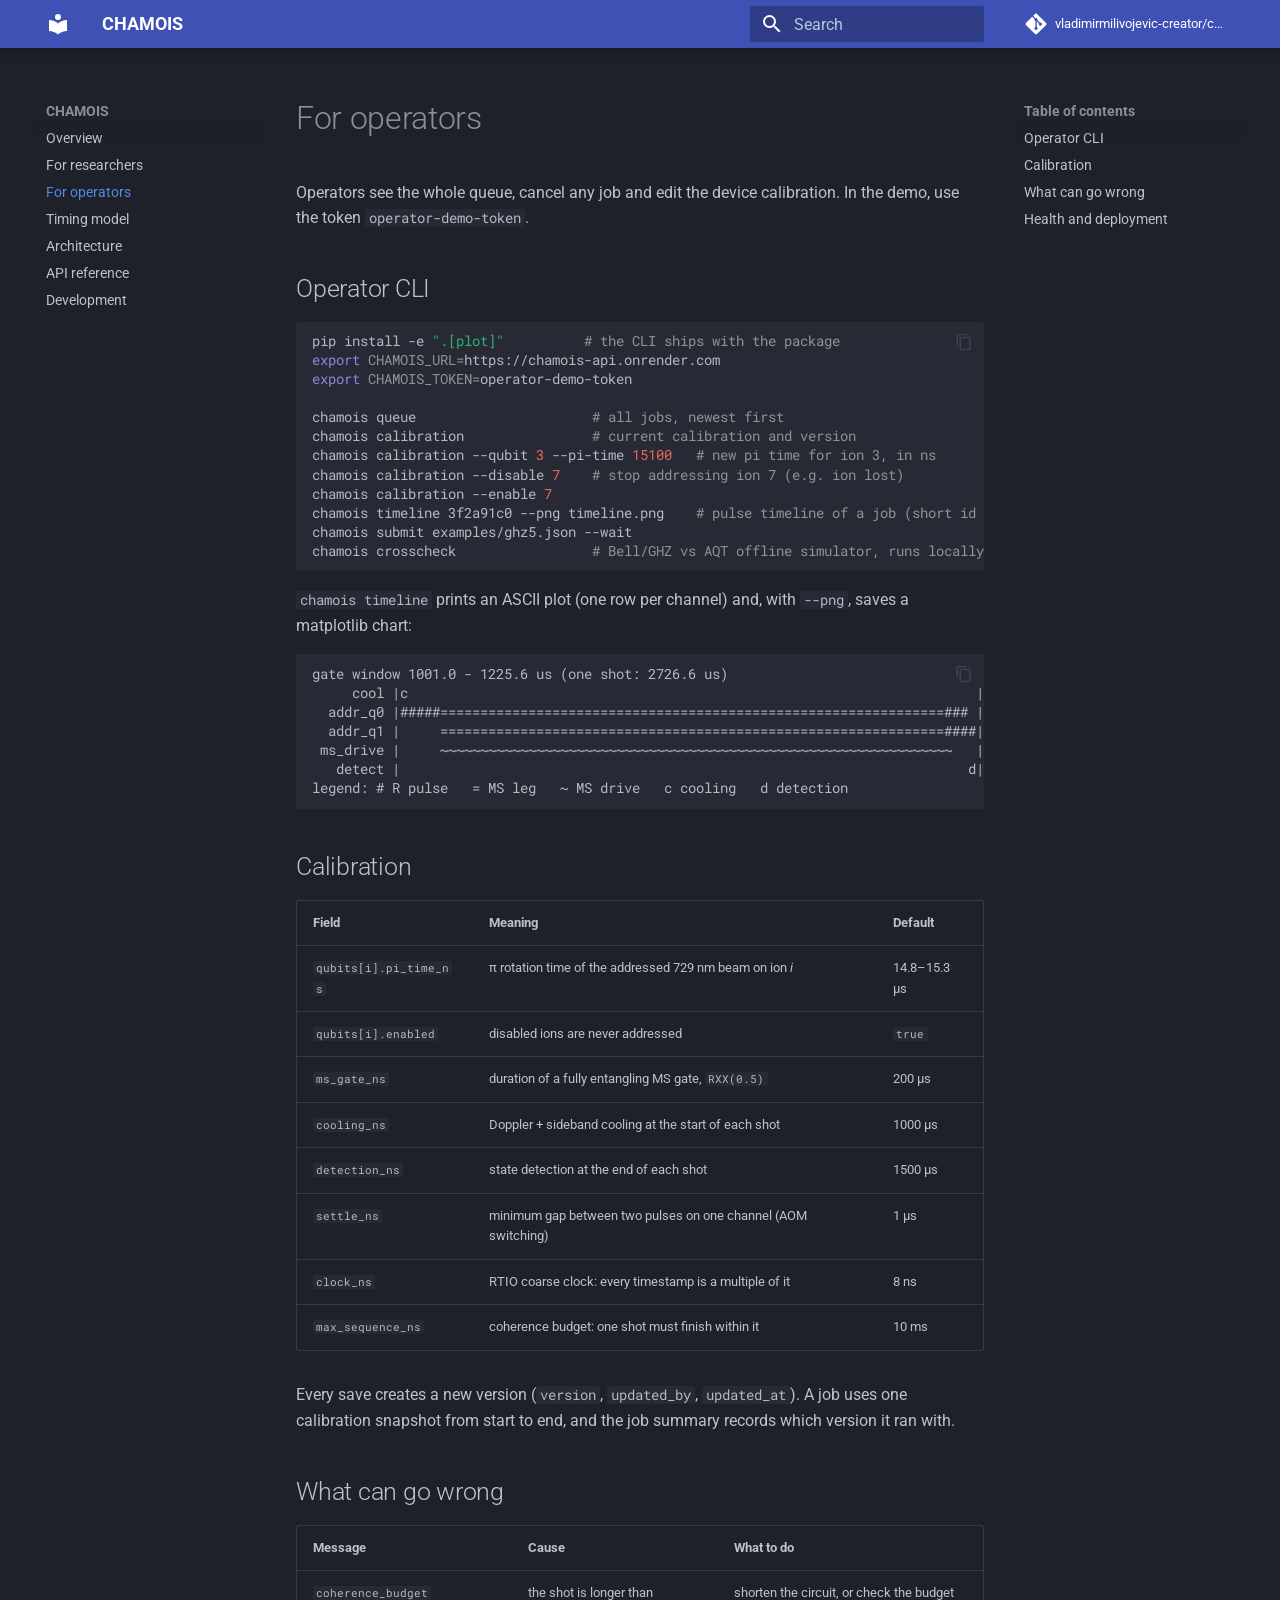
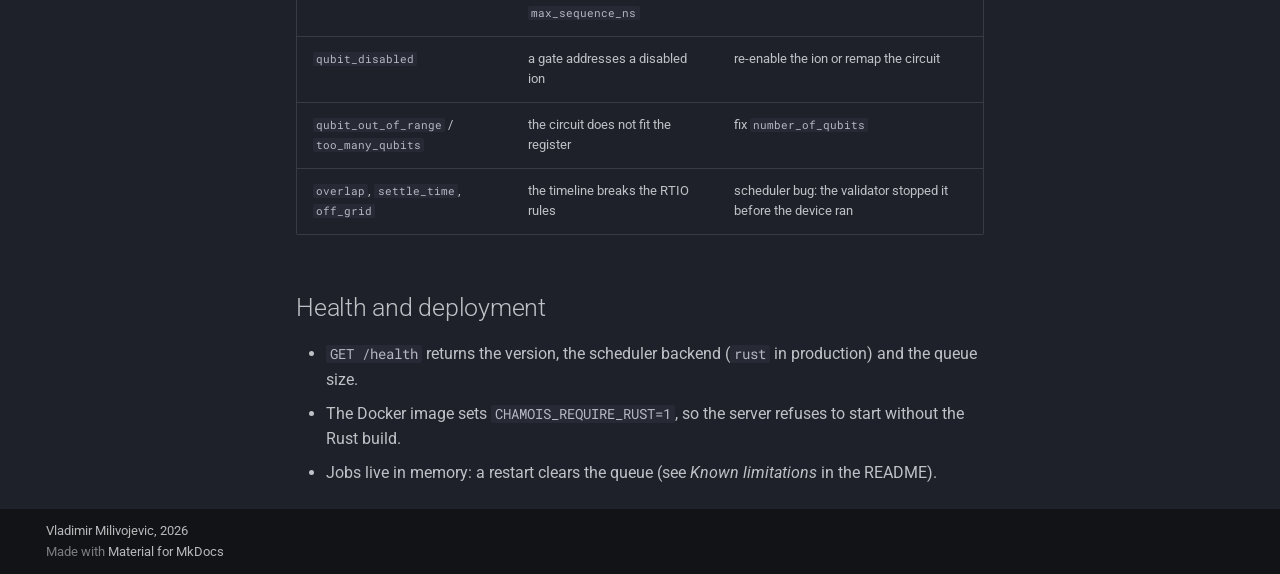
<file: operators/index.html>
<!doctype html>
<html lang="en" class="no-js">
  <head>
    
      <meta charset="utf-8">
      <meta name="viewport" content="width=device-width,initial-scale=1">
      
        <meta name="description" content="Mini control stack for a simulated trapped-ion quantum computer">
      
      
      
        <link rel="canonical" href="https://vladimirmilivojevic-creator.github.io/chamois/operators/">
      
      
        <link rel="prev" href="../researchers/">
      
      
        <link rel="next" href="../timing-model/">
      
      
        
      
      
      <link rel="icon" href="../assets/images/favicon.png">
      <meta name="generator" content="mkdocs-1.6.1, mkdocs-material-9.8.2">
    
    
      
        <title>For operators - CHAMOIS</title>
      
    
    
      <link rel="stylesheet" href="../assets/stylesheets/main.57a0d79d.min.css">
      
        
        <link rel="stylesheet" href="../assets/stylesheets/palette.fb2fffe2.min.css">
      
      


    
    
      
    
    
      
        
        
        <link rel="preconnect" href="https://fonts.gstatic.com" crossorigin>
        <link rel="stylesheet" href="https://fonts.googleapis.com/css?family=Roboto:300,300i,400,400i,700,700i%7CRoboto+Mono:400,400i,700,700i&display=fallback">
        <style>:root{--md-text-font:"Roboto";--md-code-font:"Roboto Mono"}</style>
      
    
    
    <script>__md_scope=new URL("..",location),__md_hash=e=>[...e].reduce(((e,_)=>(e<<5)-e+_.charCodeAt(0)),0),__md_get=(e,_=localStorage,t=__md_scope)=>JSON.parse(_.getItem(t.pathname+"."+e)),__md_set=(e,_,t=localStorage,a=__md_scope)=>{try{t.setItem(a.pathname+"."+e,JSON.stringify(_))}catch(e){}}</script>
    
      

    
    
  </head>
  
  
    
    
      
    
    
    
    
    <body dir="ltr" data-md-color-scheme="slate" data-md-color-primary="indigo" data-md-color-accent="light-blue">
  
    
    <input class="md-toggle" data-md-toggle="drawer" type="checkbox" id="__drawer" autocomplete="off">
    <input class="md-toggle" data-md-toggle="search" type="checkbox" id="__search" autocomplete="off">
    <label class="md-overlay" for="__drawer"></label>
    <div data-md-component="skip">
      
        
        <a href="#for-operators" class="md-skip">
          Skip to content
        </a>
      
    </div>
    <div data-md-component="announce">
      
    </div>
    
    
      

  

<header class="md-header md-header--shadow" data-md-component="header">
  <nav class="md-header__inner md-grid" aria-label="Header">
    <a href=".." title="CHAMOIS" class="md-header__button md-logo" aria-label="CHAMOIS" data-md-component="logo">
      
  
  <svg xmlns="http://www.w3.org/2000/svg" viewBox="0 0 24 24"><path d="M12 8a3 3 0 0 0 3-3 3 3 0 0 0-3-3 3 3 0 0 0-3 3 3 3 0 0 0 3 3m0 3.54C9.64 9.35 6.5 8 3 8v11c3.5 0 6.64 1.35 9 3.54 2.36-2.19 5.5-3.54 9-3.54V8c-3.5 0-6.64 1.35-9 3.54"/></svg>

    </a>
    <label class="md-header__button md-icon" for="__drawer">
      
      <svg xmlns="http://www.w3.org/2000/svg" viewBox="0 0 24 24"><path d="M3 6h18v2H3zm0 5h18v2H3zm0 5h18v2H3z"/></svg>
    </label>
    <div class="md-header__title" data-md-component="header-title">
      <div class="md-header__ellipsis">
        <div class="md-header__topic">
          <span class="md-ellipsis">
            CHAMOIS
          </span>
        </div>
        <div class="md-header__topic" data-md-component="header-topic">
          <span class="md-ellipsis">
            
              For operators
            
          </span>
        </div>
      </div>
    </div>
    
      
        <form class="md-header__option" data-md-component="palette">
  
    
    
    
    <input class="md-option" data-md-color-media="" data-md-color-scheme="slate" data-md-color-primary="indigo" data-md-color-accent="light-blue"  aria-hidden="true"  type="radio" name="__palette" id="__palette_0">
    
  
</form>
      
    
    
      <script>var palette=__md_get("__palette");if(palette&&palette.color){if("(prefers-color-scheme)"===palette.color.media){var media=matchMedia("(prefers-color-scheme: light)"),input=document.querySelector(media.matches?"[data-md-color-media='(prefers-color-scheme: light)']":"[data-md-color-media='(prefers-color-scheme: dark)']");palette.color.media=input.getAttribute("data-md-color-media"),palette.color.scheme=input.getAttribute("data-md-color-scheme"),palette.color.primary=input.getAttribute("data-md-color-primary"),palette.color.accent=input.getAttribute("data-md-color-accent")}for(var[key,value]of Object.entries(palette.color))document.body.setAttribute("data-md-color-"+key,value)}</script>
    
    
    
      
      
        <label class="md-header__button md-icon" for="__search">
          
          <svg xmlns="http://www.w3.org/2000/svg" viewBox="0 0 24 24"><path d="M9.5 3A6.5 6.5 0 0 1 16 9.5c0 1.61-.59 3.09-1.56 4.23l.27.27h.79l5 5-1.5 1.5-5-5v-.79l-.27-.27A6.52 6.52 0 0 1 9.5 16 6.5 6.5 0 0 1 3 9.5 6.5 6.5 0 0 1 9.5 3m0 2C7 5 5 7 5 9.5S7 14 9.5 14 14 12 14 9.5 12 5 9.5 5"/></svg>
        </label>
        <div class="md-search" data-md-component="search" role="dialog">
  <label class="md-search__overlay" for="__search"></label>
  <div class="md-search__inner" role="search">
    <form class="md-search__form" name="search">
      <input type="text" class="md-search__input" name="query" aria-label="Search" placeholder="Search" autocapitalize="off" autocorrect="off" autocomplete="off" spellcheck="false" data-md-component="search-query" required>
      <label class="md-search__icon md-icon" for="__search">
        
        <svg xmlns="http://www.w3.org/2000/svg" viewBox="0 0 24 24"><path d="M9.5 3A6.5 6.5 0 0 1 16 9.5c0 1.61-.59 3.09-1.56 4.23l.27.27h.79l5 5-1.5 1.5-5-5v-.79l-.27-.27A6.52 6.52 0 0 1 9.5 16 6.5 6.5 0 0 1 3 9.5 6.5 6.5 0 0 1 9.5 3m0 2C7 5 5 7 5 9.5S7 14 9.5 14 14 12 14 9.5 12 5 9.5 5"/></svg>
        
        <svg xmlns="http://www.w3.org/2000/svg" viewBox="0 0 24 24"><path d="M20 11v2H8l5.5 5.5-1.42 1.42L4.16 12l7.92-7.92L13.5 5.5 8 11z"/></svg>
      </label>
      <nav class="md-search__options" aria-label="Search">
        
        <button type="reset" class="md-search__icon md-icon" title="Clear" aria-label="Clear" tabindex="-1">
          
          <svg xmlns="http://www.w3.org/2000/svg" viewBox="0 0 24 24"><path d="M19 6.41 17.59 5 12 10.59 6.41 5 5 6.41 10.59 12 5 17.59 6.41 19 12 13.41 17.59 19 19 17.59 13.41 12z"/></svg>
        </button>
      </nav>
      
    </form>
    <div class="md-search__output">
      <div class="md-search__scrollwrap" tabindex="0" data-md-scrollfix>
        <div class="md-search-result" data-md-component="search-result">
          <div class="md-search-result__meta">
            Initializing search
          </div>
          <ol class="md-search-result__list" role="presentation"></ol>
        </div>
      </div>
    </div>
  </div>
</div>
      
    
    
      <div class="md-header__source">
        <a href="https://github.com/vladimirmilivojevic-creator/chamois" title="Go to repository" class="md-source" data-md-component="source">
  <div class="md-source__icon md-icon">
    
    <svg xmlns="http://www.w3.org/2000/svg" viewBox="0 0 448 512"><!--! Font Awesome Free 7.1.0 by @fontawesome - https://fontawesome.com License - https://fontawesome.com/license/free (Icons: CC BY 4.0, Fonts: SIL OFL 1.1, Code: MIT License) Copyright 2025 Fonticons, Inc.--><path d="M439.6 236.1 244 40.5c-5.4-5.5-12.8-8.5-20.4-8.5s-15 3-20.4 8.4L162.5 81l51.5 51.5c27.1-9.1 52.7 16.8 43.4 43.7l49.7 49.7c34.2-11.8 61.2 31 35.5 56.7-26.5 26.5-70.2-2.9-56-37.3L240.3 199v121.9c25.3 12.5 22.3 41.8 9.1 55-6.4 6.4-15.2 10.1-24.3 10.1s-17.8-3.6-24.3-10.1c-17.6-17.6-11.1-46.9 11.2-56v-123c-20.8-8.5-24.6-30.7-18.6-45L142.6 101 8.5 235.1C3 240.6 0 247.9 0 255.5s3 15 8.5 20.4l195.6 195.7c5.4 5.4 12.7 8.4 20.4 8.4s15-3 20.4-8.4l194.7-194.7c5.4-5.4 8.4-12.8 8.4-20.4s-3-15-8.4-20.4"/></svg>
  </div>
  <div class="md-source__repository">
    vladimirmilivojevic-creator/chamois
  </div>
</a>
      </div>
    
  </nav>
  
</header>
    
    <div class="md-container" data-md-component="container">
      
      
        
          
        
      
      <main class="md-main" data-md-component="main">
        <div class="md-main__inner md-grid">
          
            
              
              <div class="md-sidebar md-sidebar--primary" data-md-component="sidebar" data-md-type="navigation" >
                <div class="md-sidebar__scrollwrap">
                  <div class="md-sidebar__inner">
                    



<nav class="md-nav md-nav--primary" aria-label="Navigation" data-md-level="0">
  <label class="md-nav__title" for="__drawer">
    <a href=".." title="CHAMOIS" class="md-nav__button md-logo" aria-label="CHAMOIS" data-md-component="logo">
      
  
  <svg xmlns="http://www.w3.org/2000/svg" viewBox="0 0 24 24"><path d="M12 8a3 3 0 0 0 3-3 3 3 0 0 0-3-3 3 3 0 0 0-3 3 3 3 0 0 0 3 3m0 3.54C9.64 9.35 6.5 8 3 8v11c3.5 0 6.64 1.35 9 3.54 2.36-2.19 5.5-3.54 9-3.54V8c-3.5 0-6.64 1.35-9 3.54"/></svg>

    </a>
    CHAMOIS
  </label>
  
    <div class="md-nav__source">
      <a href="https://github.com/vladimirmilivojevic-creator/chamois" title="Go to repository" class="md-source" data-md-component="source">
  <div class="md-source__icon md-icon">
    
    <svg xmlns="http://www.w3.org/2000/svg" viewBox="0 0 448 512"><!--! Font Awesome Free 7.1.0 by @fontawesome - https://fontawesome.com License - https://fontawesome.com/license/free (Icons: CC BY 4.0, Fonts: SIL OFL 1.1, Code: MIT License) Copyright 2025 Fonticons, Inc.--><path d="M439.6 236.1 244 40.5c-5.4-5.5-12.8-8.5-20.4-8.5s-15 3-20.4 8.4L162.5 81l51.5 51.5c27.1-9.1 52.7 16.8 43.4 43.7l49.7 49.7c34.2-11.8 61.2 31 35.5 56.7-26.5 26.5-70.2-2.9-56-37.3L240.3 199v121.9c25.3 12.5 22.3 41.8 9.1 55-6.4 6.4-15.2 10.1-24.3 10.1s-17.8-3.6-24.3-10.1c-17.6-17.6-11.1-46.9 11.2-56v-123c-20.8-8.5-24.6-30.7-18.6-45L142.6 101 8.5 235.1C3 240.6 0 247.9 0 255.5s3 15 8.5 20.4l195.6 195.7c5.4 5.4 12.7 8.4 20.4 8.4s15-3 20.4-8.4l194.7-194.7c5.4-5.4 8.4-12.8 8.4-20.4s-3-15-8.4-20.4"/></svg>
  </div>
  <div class="md-source__repository">
    vladimirmilivojevic-creator/chamois
  </div>
</a>
    </div>
  
  <ul class="md-nav__list" data-md-scrollfix>
    
      
      
  
  
  
  
    <li class="md-nav__item">
      <a href=".." class="md-nav__link">
        
  
  
  <span class="md-ellipsis">
    
  
    Overview
  

    
  </span>
  
  

      </a>
    </li>
  

    
      
      
  
  
  
  
    <li class="md-nav__item">
      <a href="../researchers/" class="md-nav__link">
        
  
  
  <span class="md-ellipsis">
    
  
    For researchers
  

    
  </span>
  
  

      </a>
    </li>
  

    
      
      
  
  
    
  
  
  
    <li class="md-nav__item md-nav__item--active">
      
      <input class="md-nav__toggle md-toggle" type="checkbox" id="__toc">
      
      
        
      
      
        <label class="md-nav__link md-nav__link--active" for="__toc">
          
  
  
  <span class="md-ellipsis">
    
  
    For operators
  

    
  </span>
  
  

          <span class="md-nav__icon md-icon"></span>
        </label>
      
      <a href="./" class="md-nav__link md-nav__link--active">
        
  
  
  <span class="md-ellipsis">
    
  
    For operators
  

    
  </span>
  
  

      </a>
      
        

<nav class="md-nav md-nav--secondary" aria-label="Table of contents">
  
  
  
    
  
  
    <label class="md-nav__title" for="__toc">
      <span class="md-nav__icon md-icon"></span>
      Table of contents
    </label>
    <ul class="md-nav__list" data-md-component="toc" data-md-scrollfix>
      
        <li class="md-nav__item">
  <a href="#operator-cli" class="md-nav__link">
    <span class="md-ellipsis">
      
        Operator CLI
      
    </span>
  </a>
  
</li>
      
        <li class="md-nav__item">
  <a href="#calibration" class="md-nav__link">
    <span class="md-ellipsis">
      
        Calibration
      
    </span>
  </a>
  
</li>
      
        <li class="md-nav__item">
  <a href="#what-can-go-wrong" class="md-nav__link">
    <span class="md-ellipsis">
      
        What can go wrong
      
    </span>
  </a>
  
</li>
      
        <li class="md-nav__item">
  <a href="#health-and-deployment" class="md-nav__link">
    <span class="md-ellipsis">
      
        Health and deployment
      
    </span>
  </a>
  
</li>
      
    </ul>
  
</nav>
      
    </li>
  

    
      
      
  
  
  
  
    <li class="md-nav__item">
      <a href="../timing-model/" class="md-nav__link">
        
  
  
  <span class="md-ellipsis">
    
  
    Timing model
  

    
  </span>
  
  

      </a>
    </li>
  

    
      
      
  
  
  
  
    <li class="md-nav__item">
      <a href="../architecture/" class="md-nav__link">
        
  
  
  <span class="md-ellipsis">
    
  
    Architecture
  

    
  </span>
  
  

      </a>
    </li>
  

    
      
      
  
  
  
  
    <li class="md-nav__item">
      <a href="../api/" class="md-nav__link">
        
  
  
  <span class="md-ellipsis">
    
  
    API reference
  

    
  </span>
  
  

      </a>
    </li>
  

    
      
      
  
  
  
  
    <li class="md-nav__item">
      <a href="../development/" class="md-nav__link">
        
  
  
  <span class="md-ellipsis">
    
  
    Development
  

    
  </span>
  
  

      </a>
    </li>
  

    
  </ul>
</nav>
                  </div>
                </div>
              </div>
            
            
              
              <div class="md-sidebar md-sidebar--secondary" data-md-component="sidebar" data-md-type="toc" >
                <div class="md-sidebar__scrollwrap">
                  <div class="md-sidebar__inner">
                    

<nav class="md-nav md-nav--secondary" aria-label="Table of contents">
  
  
  
    
  
  
    <label class="md-nav__title" for="__toc">
      <span class="md-nav__icon md-icon"></span>
      Table of contents
    </label>
    <ul class="md-nav__list" data-md-component="toc" data-md-scrollfix>
      
        <li class="md-nav__item">
  <a href="#operator-cli" class="md-nav__link">
    <span class="md-ellipsis">
      
        Operator CLI
      
    </span>
  </a>
  
</li>
      
        <li class="md-nav__item">
  <a href="#calibration" class="md-nav__link">
    <span class="md-ellipsis">
      
        Calibration
      
    </span>
  </a>
  
</li>
      
        <li class="md-nav__item">
  <a href="#what-can-go-wrong" class="md-nav__link">
    <span class="md-ellipsis">
      
        What can go wrong
      
    </span>
  </a>
  
</li>
      
        <li class="md-nav__item">
  <a href="#health-and-deployment" class="md-nav__link">
    <span class="md-ellipsis">
      
        Health and deployment
      
    </span>
  </a>
  
</li>
      
    </ul>
  
</nav>
                  </div>
                </div>
              </div>
            
          
          
            <div class="md-content" data-md-component="content">
              
              <article class="md-content__inner md-typeset">
                
                  


  
  


<h1 id="for-operators">For operators<a class="headerlink" href="#for-operators" title="Permanent link">&para;</a></h1>
<p>Operators see the whole queue, cancel any job and edit the device calibration. In the demo, use the token
<code>operator-demo-token</code>.</p>
<h2 id="operator-cli">Operator CLI<a class="headerlink" href="#operator-cli" title="Permanent link">&para;</a></h2>
<div class="highlight"><pre><span></span><code>pip<span class="w"> </span>install<span class="w"> </span>-e<span class="w"> </span><span class="s2">".[plot]"</span><span class="w">          </span><span class="c1"># the CLI ships with the package</span>
<span class="nb">export</span><span class="w"> </span><span class="nv">CHAMOIS_URL</span><span class="o">=</span>https://chamois-api.onrender.com
<span class="nb">export</span><span class="w"> </span><span class="nv">CHAMOIS_TOKEN</span><span class="o">=</span>operator-demo-token

chamois<span class="w"> </span>queue<span class="w">                      </span><span class="c1"># all jobs, newest first</span>
chamois<span class="w"> </span>calibration<span class="w">                </span><span class="c1"># current calibration and version</span>
chamois<span class="w"> </span>calibration<span class="w"> </span>--qubit<span class="w"> </span><span class="m">3</span><span class="w"> </span>--pi-time<span class="w"> </span><span class="m">15100</span><span class="w">   </span><span class="c1"># new pi time for ion 3, in ns</span>
chamois<span class="w"> </span>calibration<span class="w"> </span>--disable<span class="w"> </span><span class="m">7</span><span class="w">    </span><span class="c1"># stop addressing ion 7 (e.g. ion lost)</span>
chamois<span class="w"> </span>calibration<span class="w"> </span>--enable<span class="w"> </span><span class="m">7</span>
chamois<span class="w"> </span>timeline<span class="w"> </span>3f2a91c0<span class="w"> </span>--png<span class="w"> </span>timeline.png<span class="w">    </span><span class="c1"># pulse timeline of a job (short id is fine)</span>
chamois<span class="w"> </span>submit<span class="w"> </span>examples/ghz5.json<span class="w"> </span>--wait
chamois<span class="w"> </span>crosscheck<span class="w">                 </span><span class="c1"># Bell/GHZ vs AQT offline simulator, runs locally</span>
</code></pre></div>
<p><code>chamois timeline</code> prints an ASCII plot (one row per channel) and, with <code>--png</code>, saves a matplotlib chart:</p>
<div class="highlight"><pre><span></span><code>gate window 1001.0 - 1225.6 us (one shot: 2726.6 us)
     cool |c                                                                       |
  addr_q0 |#####===============================================================### |
  addr_q1 |     ===============================================================####|
 ms_drive |     ~~~~~~~~~~~~~~~~~~~~~~~~~~~~~~~~~~~~~~~~~~~~~~~~~~~~~~~~~~~~~~~~   |
   detect |                                                                       d|
legend: # R pulse   = MS leg   ~ MS drive   c cooling   d detection
</code></pre></div>
<h2 id="calibration">Calibration<a class="headerlink" href="#calibration" title="Permanent link">&para;</a></h2>
<table>
<thead>
<tr>
<th>Field</th>
<th>Meaning</th>
<th>Default</th>
</tr>
</thead>
<tbody>
<tr>
<td><code>qubits[i].pi_time_ns</code></td>
<td>π rotation time of the addressed 729 nm beam on ion <em>i</em></td>
<td>14.8–15.3 µs</td>
</tr>
<tr>
<td><code>qubits[i].enabled</code></td>
<td>disabled ions are never addressed</td>
<td><code>true</code></td>
</tr>
<tr>
<td><code>ms_gate_ns</code></td>
<td>duration of a fully entangling MS gate, <code>RXX(0.5)</code></td>
<td>200 µs</td>
</tr>
<tr>
<td><code>cooling_ns</code></td>
<td>Doppler + sideband cooling at the start of each shot</td>
<td>1000 µs</td>
</tr>
<tr>
<td><code>detection_ns</code></td>
<td>state detection at the end of each shot</td>
<td>1500 µs</td>
</tr>
<tr>
<td><code>settle_ns</code></td>
<td>minimum gap between two pulses on one channel (AOM switching)</td>
<td>1 µs</td>
</tr>
<tr>
<td><code>clock_ns</code></td>
<td>RTIO coarse clock: every timestamp is a multiple of it</td>
<td>8 ns</td>
</tr>
<tr>
<td><code>max_sequence_ns</code></td>
<td>coherence budget: one shot must finish within it</td>
<td>10 ms</td>
</tr>
</tbody>
</table>
<p>Every save creates a new version (<code>version</code>, <code>updated_by</code>, <code>updated_at</code>). A job uses one calibration
snapshot from start to end, and the job summary records which version it ran with.</p>
<h2 id="what-can-go-wrong">What can go wrong<a class="headerlink" href="#what-can-go-wrong" title="Permanent link">&para;</a></h2>
<table>
<thead>
<tr>
<th>Message</th>
<th>Cause</th>
<th>What to do</th>
</tr>
</thead>
<tbody>
<tr>
<td><code>coherence_budget</code></td>
<td>the shot is longer than <code>max_sequence_ns</code></td>
<td>shorten the circuit, or check the budget</td>
</tr>
<tr>
<td><code>qubit_disabled</code></td>
<td>a gate addresses a disabled ion</td>
<td>re-enable the ion or remap the circuit</td>
</tr>
<tr>
<td><code>qubit_out_of_range</code> / <code>too_many_qubits</code></td>
<td>the circuit does not fit the register</td>
<td>fix <code>number_of_qubits</code></td>
</tr>
<tr>
<td><code>overlap</code>, <code>settle_time</code>, <code>off_grid</code></td>
<td>the timeline breaks the RTIO rules</td>
<td>scheduler bug: the validator stopped it before the device ran</td>
</tr>
</tbody>
</table>
<h2 id="health-and-deployment">Health and deployment<a class="headerlink" href="#health-and-deployment" title="Permanent link">&para;</a></h2>
<ul>
<li><code>GET /health</code> returns the version, the scheduler backend (<code>rust</code> in production) and the queue size.</li>
<li>The Docker image sets <code>CHAMOIS_REQUIRE_RUST=1</code>, so the server refuses to start without the Rust build.</li>
<li>Jobs live in memory: a restart clears the queue (see <em>Known limitations</em> in the README).</li>
</ul>












                
              </article>
            </div>
          
          
<script>var target=document.getElementById(location.hash.slice(1));target&&target.name&&(target.checked=target.name.startsWith("__tabbed_"))</script>
        </div>
        
      </main>
      
        <footer class="md-footer">
  
  <div class="md-footer-meta md-typeset">
    <div class="md-footer-meta__inner md-grid">
      <div class="md-copyright">
  
    <div class="md-copyright__highlight">
      Vladimir Milivojevic, 2026
    </div>
  
  
    Made with
    <a href="https://squidfunk.github.io/mkdocs-material/" target="_blank" rel="noopener">
      Material for MkDocs
    </a>
  
</div>
      
    </div>
  </div>
</footer>
      
    </div>
    <div class="md-dialog" data-md-component="dialog">
      <div class="md-dialog__inner md-typeset"></div>
    </div>
    
    
    
      
      
      <script id="__config" type="application/json">{"annotate": null, "base": "..", "features": ["navigation.sections", "content.code.copy"], "search": "../assets/javascripts/workers/search.a7633da7.min.js", "tags": null, "translations": {"clipboard.copied": "Copied to clipboard", "clipboard.copy": "Copy to clipboard", "search.result.more.one": "1 more on this page", "search.result.more.other": "# more on this page", "search.result.none": "No matching documents", "search.result.one": "1 matching document", "search.result.other": "# matching documents", "search.result.placeholder": "Type to start searching", "search.result.term.missing": "Missing", "select.version": "Select version"}, "version": null}</script>
    
    
      <script src="../assets/javascripts/bundle.a5f9d56c.min.js"></script>
      
    
  </body>
</html>
</file>
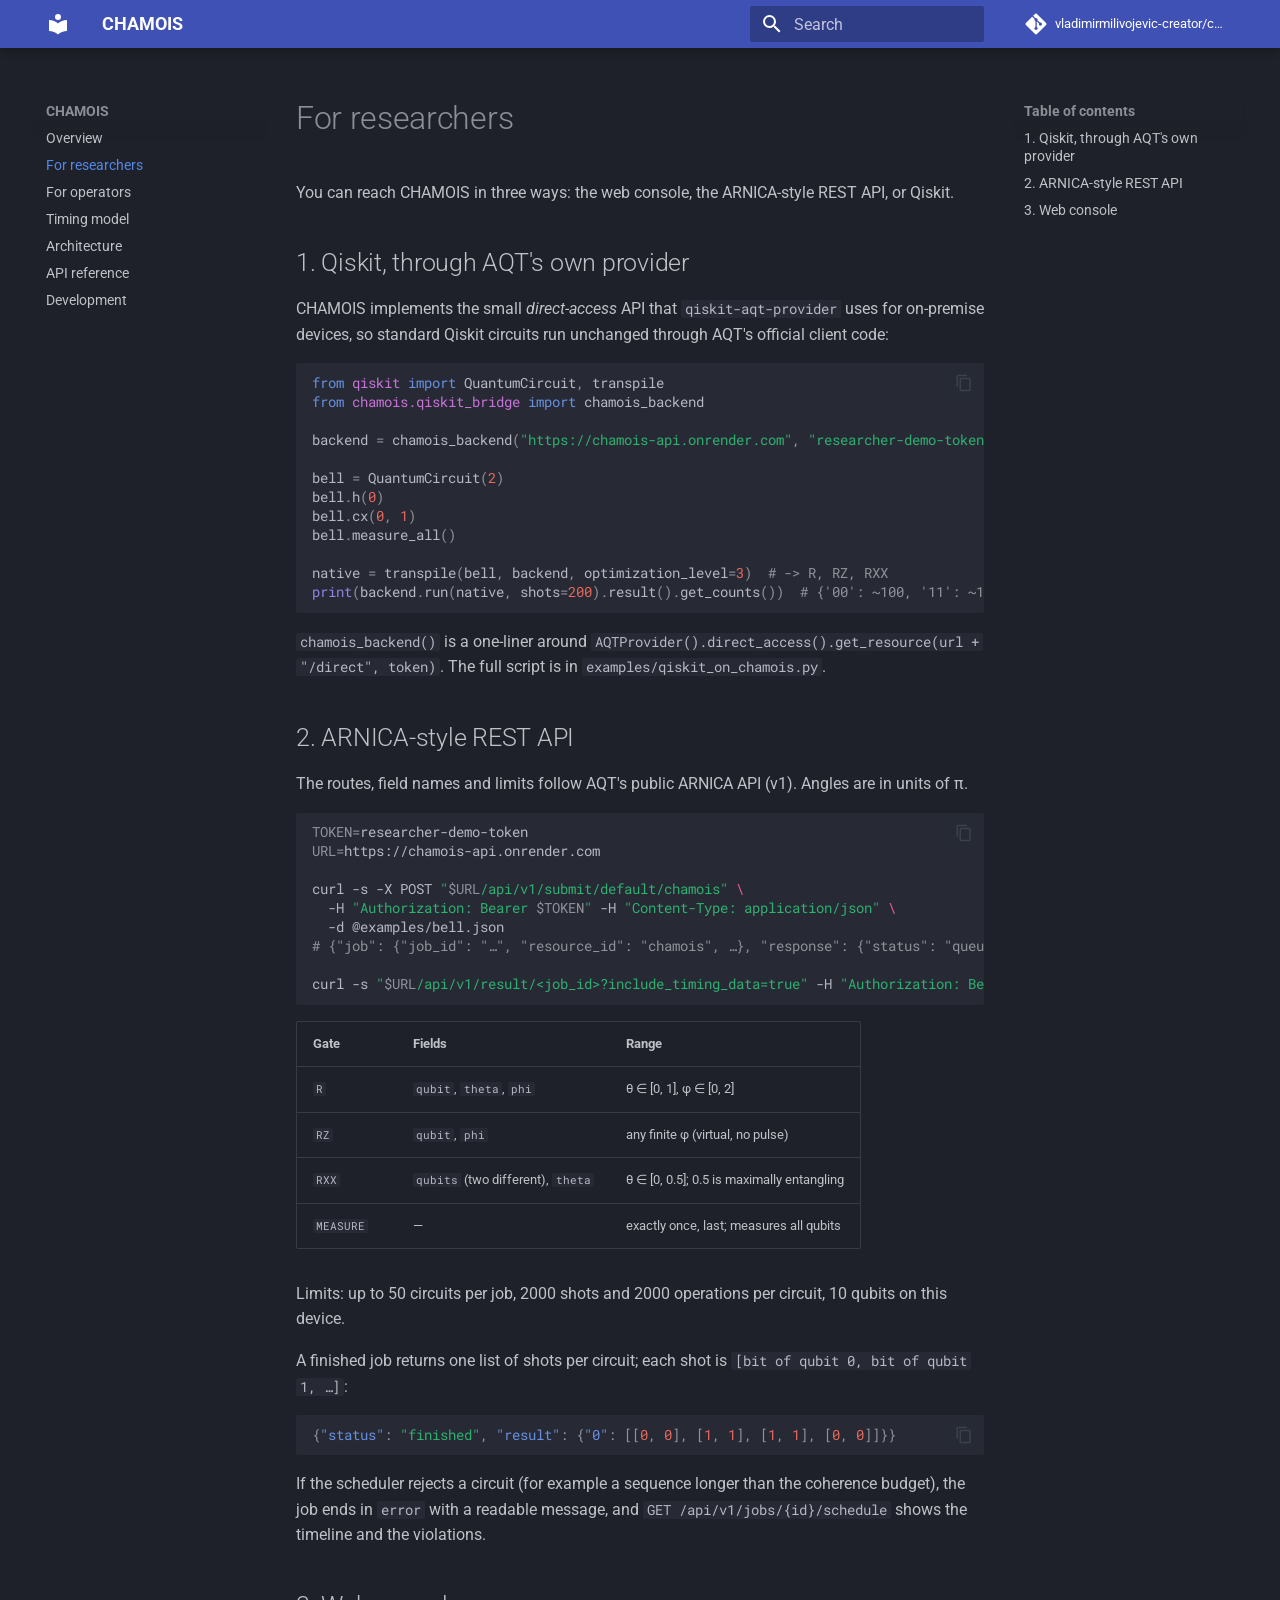
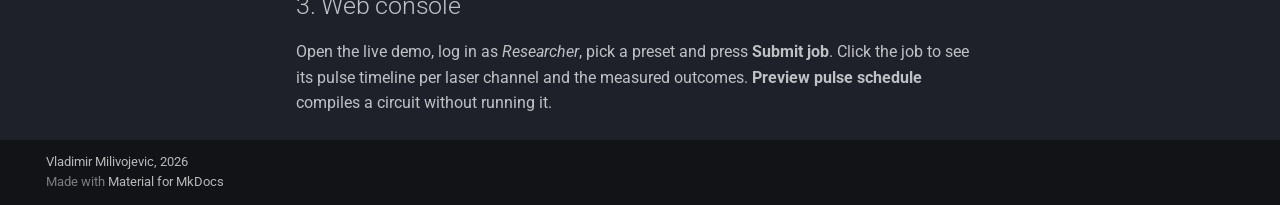
<file: researchers/index.html>
<!doctype html>
<html lang="en" class="no-js">
  <head>
    
      <meta charset="utf-8">
      <meta name="viewport" content="width=device-width,initial-scale=1">
      
        <meta name="description" content="Mini control stack for a simulated trapped-ion quantum computer">
      
      
      
        <link rel="canonical" href="https://vladimirmilivojevic-creator.github.io/chamois/researchers/">
      
      
        <link rel="prev" href="..">
      
      
        <link rel="next" href="../operators/">
      
      
        
      
      
      <link rel="icon" href="../assets/images/favicon.png">
      <meta name="generator" content="mkdocs-1.6.1, mkdocs-material-9.8.2">
    
    
      
        <title>For researchers - CHAMOIS</title>
      
    
    
      <link rel="stylesheet" href="../assets/stylesheets/main.57a0d79d.min.css">
      
        
        <link rel="stylesheet" href="../assets/stylesheets/palette.fb2fffe2.min.css">
      
      


    
    
      
    
    
      
        
        
        <link rel="preconnect" href="https://fonts.gstatic.com" crossorigin>
        <link rel="stylesheet" href="https://fonts.googleapis.com/css?family=Roboto:300,300i,400,400i,700,700i%7CRoboto+Mono:400,400i,700,700i&display=fallback">
        <style>:root{--md-text-font:"Roboto";--md-code-font:"Roboto Mono"}</style>
      
    
    
    <script>__md_scope=new URL("..",location),__md_hash=e=>[...e].reduce(((e,_)=>(e<<5)-e+_.charCodeAt(0)),0),__md_get=(e,_=localStorage,t=__md_scope)=>JSON.parse(_.getItem(t.pathname+"."+e)),__md_set=(e,_,t=localStorage,a=__md_scope)=>{try{t.setItem(a.pathname+"."+e,JSON.stringify(_))}catch(e){}}</script>
    
      

    
    
  </head>
  
  
    
    
      
    
    
    
    
    <body dir="ltr" data-md-color-scheme="slate" data-md-color-primary="indigo" data-md-color-accent="light-blue">
  
    
    <input class="md-toggle" data-md-toggle="drawer" type="checkbox" id="__drawer" autocomplete="off">
    <input class="md-toggle" data-md-toggle="search" type="checkbox" id="__search" autocomplete="off">
    <label class="md-overlay" for="__drawer"></label>
    <div data-md-component="skip">
      
        
        <a href="#for-researchers" class="md-skip">
          Skip to content
        </a>
      
    </div>
    <div data-md-component="announce">
      
    </div>
    
    
      

  

<header class="md-header md-header--shadow" data-md-component="header">
  <nav class="md-header__inner md-grid" aria-label="Header">
    <a href=".." title="CHAMOIS" class="md-header__button md-logo" aria-label="CHAMOIS" data-md-component="logo">
      
  
  <svg xmlns="http://www.w3.org/2000/svg" viewBox="0 0 24 24"><path d="M12 8a3 3 0 0 0 3-3 3 3 0 0 0-3-3 3 3 0 0 0-3 3 3 3 0 0 0 3 3m0 3.54C9.64 9.35 6.5 8 3 8v11c3.5 0 6.64 1.35 9 3.54 2.36-2.19 5.5-3.54 9-3.54V8c-3.5 0-6.64 1.35-9 3.54"/></svg>

    </a>
    <label class="md-header__button md-icon" for="__drawer">
      
      <svg xmlns="http://www.w3.org/2000/svg" viewBox="0 0 24 24"><path d="M3 6h18v2H3zm0 5h18v2H3zm0 5h18v2H3z"/></svg>
    </label>
    <div class="md-header__title" data-md-component="header-title">
      <div class="md-header__ellipsis">
        <div class="md-header__topic">
          <span class="md-ellipsis">
            CHAMOIS
          </span>
        </div>
        <div class="md-header__topic" data-md-component="header-topic">
          <span class="md-ellipsis">
            
              For researchers
            
          </span>
        </div>
      </div>
    </div>
    
      
        <form class="md-header__option" data-md-component="palette">
  
    
    
    
    <input class="md-option" data-md-color-media="" data-md-color-scheme="slate" data-md-color-primary="indigo" data-md-color-accent="light-blue"  aria-hidden="true"  type="radio" name="__palette" id="__palette_0">
    
  
</form>
      
    
    
      <script>var palette=__md_get("__palette");if(palette&&palette.color){if("(prefers-color-scheme)"===palette.color.media){var media=matchMedia("(prefers-color-scheme: light)"),input=document.querySelector(media.matches?"[data-md-color-media='(prefers-color-scheme: light)']":"[data-md-color-media='(prefers-color-scheme: dark)']");palette.color.media=input.getAttribute("data-md-color-media"),palette.color.scheme=input.getAttribute("data-md-color-scheme"),palette.color.primary=input.getAttribute("data-md-color-primary"),palette.color.accent=input.getAttribute("data-md-color-accent")}for(var[key,value]of Object.entries(palette.color))document.body.setAttribute("data-md-color-"+key,value)}</script>
    
    
    
      
      
        <label class="md-header__button md-icon" for="__search">
          
          <svg xmlns="http://www.w3.org/2000/svg" viewBox="0 0 24 24"><path d="M9.5 3A6.5 6.5 0 0 1 16 9.5c0 1.61-.59 3.09-1.56 4.23l.27.27h.79l5 5-1.5 1.5-5-5v-.79l-.27-.27A6.52 6.52 0 0 1 9.5 16 6.5 6.5 0 0 1 3 9.5 6.5 6.5 0 0 1 9.5 3m0 2C7 5 5 7 5 9.5S7 14 9.5 14 14 12 14 9.5 12 5 9.5 5"/></svg>
        </label>
        <div class="md-search" data-md-component="search" role="dialog">
  <label class="md-search__overlay" for="__search"></label>
  <div class="md-search__inner" role="search">
    <form class="md-search__form" name="search">
      <input type="text" class="md-search__input" name="query" aria-label="Search" placeholder="Search" autocapitalize="off" autocorrect="off" autocomplete="off" spellcheck="false" data-md-component="search-query" required>
      <label class="md-search__icon md-icon" for="__search">
        
        <svg xmlns="http://www.w3.org/2000/svg" viewBox="0 0 24 24"><path d="M9.5 3A6.5 6.5 0 0 1 16 9.5c0 1.61-.59 3.09-1.56 4.23l.27.27h.79l5 5-1.5 1.5-5-5v-.79l-.27-.27A6.52 6.52 0 0 1 9.5 16 6.5 6.5 0 0 1 3 9.5 6.5 6.5 0 0 1 9.5 3m0 2C7 5 5 7 5 9.5S7 14 9.5 14 14 12 14 9.5 12 5 9.5 5"/></svg>
        
        <svg xmlns="http://www.w3.org/2000/svg" viewBox="0 0 24 24"><path d="M20 11v2H8l5.5 5.5-1.42 1.42L4.16 12l7.92-7.92L13.5 5.5 8 11z"/></svg>
      </label>
      <nav class="md-search__options" aria-label="Search">
        
        <button type="reset" class="md-search__icon md-icon" title="Clear" aria-label="Clear" tabindex="-1">
          
          <svg xmlns="http://www.w3.org/2000/svg" viewBox="0 0 24 24"><path d="M19 6.41 17.59 5 12 10.59 6.41 5 5 6.41 10.59 12 5 17.59 6.41 19 12 13.41 17.59 19 19 17.59 13.41 12z"/></svg>
        </button>
      </nav>
      
    </form>
    <div class="md-search__output">
      <div class="md-search__scrollwrap" tabindex="0" data-md-scrollfix>
        <div class="md-search-result" data-md-component="search-result">
          <div class="md-search-result__meta">
            Initializing search
          </div>
          <ol class="md-search-result__list" role="presentation"></ol>
        </div>
      </div>
    </div>
  </div>
</div>
      
    
    
      <div class="md-header__source">
        <a href="https://github.com/vladimirmilivojevic-creator/chamois" title="Go to repository" class="md-source" data-md-component="source">
  <div class="md-source__icon md-icon">
    
    <svg xmlns="http://www.w3.org/2000/svg" viewBox="0 0 448 512"><!--! Font Awesome Free 7.1.0 by @fontawesome - https://fontawesome.com License - https://fontawesome.com/license/free (Icons: CC BY 4.0, Fonts: SIL OFL 1.1, Code: MIT License) Copyright 2025 Fonticons, Inc.--><path d="M439.6 236.1 244 40.5c-5.4-5.5-12.8-8.5-20.4-8.5s-15 3-20.4 8.4L162.5 81l51.5 51.5c27.1-9.1 52.7 16.8 43.4 43.7l49.7 49.7c34.2-11.8 61.2 31 35.5 56.7-26.5 26.5-70.2-2.9-56-37.3L240.3 199v121.9c25.3 12.5 22.3 41.8 9.1 55-6.4 6.4-15.2 10.1-24.3 10.1s-17.8-3.6-24.3-10.1c-17.6-17.6-11.1-46.9 11.2-56v-123c-20.8-8.5-24.6-30.7-18.6-45L142.6 101 8.5 235.1C3 240.6 0 247.9 0 255.5s3 15 8.5 20.4l195.6 195.7c5.4 5.4 12.7 8.4 20.4 8.4s15-3 20.4-8.4l194.7-194.7c5.4-5.4 8.4-12.8 8.4-20.4s-3-15-8.4-20.4"/></svg>
  </div>
  <div class="md-source__repository">
    vladimirmilivojevic-creator/chamois
  </div>
</a>
      </div>
    
  </nav>
  
</header>
    
    <div class="md-container" data-md-component="container">
      
      
        
          
        
      
      <main class="md-main" data-md-component="main">
        <div class="md-main__inner md-grid">
          
            
              
              <div class="md-sidebar md-sidebar--primary" data-md-component="sidebar" data-md-type="navigation" >
                <div class="md-sidebar__scrollwrap">
                  <div class="md-sidebar__inner">
                    



<nav class="md-nav md-nav--primary" aria-label="Navigation" data-md-level="0">
  <label class="md-nav__title" for="__drawer">
    <a href=".." title="CHAMOIS" class="md-nav__button md-logo" aria-label="CHAMOIS" data-md-component="logo">
      
  
  <svg xmlns="http://www.w3.org/2000/svg" viewBox="0 0 24 24"><path d="M12 8a3 3 0 0 0 3-3 3 3 0 0 0-3-3 3 3 0 0 0-3 3 3 3 0 0 0 3 3m0 3.54C9.64 9.35 6.5 8 3 8v11c3.5 0 6.64 1.35 9 3.54 2.36-2.19 5.5-3.54 9-3.54V8c-3.5 0-6.64 1.35-9 3.54"/></svg>

    </a>
    CHAMOIS
  </label>
  
    <div class="md-nav__source">
      <a href="https://github.com/vladimirmilivojevic-creator/chamois" title="Go to repository" class="md-source" data-md-component="source">
  <div class="md-source__icon md-icon">
    
    <svg xmlns="http://www.w3.org/2000/svg" viewBox="0 0 448 512"><!--! Font Awesome Free 7.1.0 by @fontawesome - https://fontawesome.com License - https://fontawesome.com/license/free (Icons: CC BY 4.0, Fonts: SIL OFL 1.1, Code: MIT License) Copyright 2025 Fonticons, Inc.--><path d="M439.6 236.1 244 40.5c-5.4-5.5-12.8-8.5-20.4-8.5s-15 3-20.4 8.4L162.5 81l51.5 51.5c27.1-9.1 52.7 16.8 43.4 43.7l49.7 49.7c34.2-11.8 61.2 31 35.5 56.7-26.5 26.5-70.2-2.9-56-37.3L240.3 199v121.9c25.3 12.5 22.3 41.8 9.1 55-6.4 6.4-15.2 10.1-24.3 10.1s-17.8-3.6-24.3-10.1c-17.6-17.6-11.1-46.9 11.2-56v-123c-20.8-8.5-24.6-30.7-18.6-45L142.6 101 8.5 235.1C3 240.6 0 247.9 0 255.5s3 15 8.5 20.4l195.6 195.7c5.4 5.4 12.7 8.4 20.4 8.4s15-3 20.4-8.4l194.7-194.7c5.4-5.4 8.4-12.8 8.4-20.4s-3-15-8.4-20.4"/></svg>
  </div>
  <div class="md-source__repository">
    vladimirmilivojevic-creator/chamois
  </div>
</a>
    </div>
  
  <ul class="md-nav__list" data-md-scrollfix>
    
      
      
  
  
  
  
    <li class="md-nav__item">
      <a href=".." class="md-nav__link">
        
  
  
  <span class="md-ellipsis">
    
  
    Overview
  

    
  </span>
  
  

      </a>
    </li>
  

    
      
      
  
  
    
  
  
  
    <li class="md-nav__item md-nav__item--active">
      
      <input class="md-nav__toggle md-toggle" type="checkbox" id="__toc">
      
      
        
      
      
        <label class="md-nav__link md-nav__link--active" for="__toc">
          
  
  
  <span class="md-ellipsis">
    
  
    For researchers
  

    
  </span>
  
  

          <span class="md-nav__icon md-icon"></span>
        </label>
      
      <a href="./" class="md-nav__link md-nav__link--active">
        
  
  
  <span class="md-ellipsis">
    
  
    For researchers
  

    
  </span>
  
  

      </a>
      
        

<nav class="md-nav md-nav--secondary" aria-label="Table of contents">
  
  
  
    
  
  
    <label class="md-nav__title" for="__toc">
      <span class="md-nav__icon md-icon"></span>
      Table of contents
    </label>
    <ul class="md-nav__list" data-md-component="toc" data-md-scrollfix>
      
        <li class="md-nav__item">
  <a href="#1-qiskit-through-aqts-own-provider" class="md-nav__link">
    <span class="md-ellipsis">
      
        1. Qiskit, through AQT's own provider
      
    </span>
  </a>
  
</li>
      
        <li class="md-nav__item">
  <a href="#2-arnica-style-rest-api" class="md-nav__link">
    <span class="md-ellipsis">
      
        2. ARNICA-style REST API
      
    </span>
  </a>
  
</li>
      
        <li class="md-nav__item">
  <a href="#3-web-console" class="md-nav__link">
    <span class="md-ellipsis">
      
        3. Web console
      
    </span>
  </a>
  
</li>
      
    </ul>
  
</nav>
      
    </li>
  

    
      
      
  
  
  
  
    <li class="md-nav__item">
      <a href="../operators/" class="md-nav__link">
        
  
  
  <span class="md-ellipsis">
    
  
    For operators
  

    
  </span>
  
  

      </a>
    </li>
  

    
      
      
  
  
  
  
    <li class="md-nav__item">
      <a href="../timing-model/" class="md-nav__link">
        
  
  
  <span class="md-ellipsis">
    
  
    Timing model
  

    
  </span>
  
  

      </a>
    </li>
  

    
      
      
  
  
  
  
    <li class="md-nav__item">
      <a href="../architecture/" class="md-nav__link">
        
  
  
  <span class="md-ellipsis">
    
  
    Architecture
  

    
  </span>
  
  

      </a>
    </li>
  

    
      
      
  
  
  
  
    <li class="md-nav__item">
      <a href="../api/" class="md-nav__link">
        
  
  
  <span class="md-ellipsis">
    
  
    API reference
  

    
  </span>
  
  

      </a>
    </li>
  

    
      
      
  
  
  
  
    <li class="md-nav__item">
      <a href="../development/" class="md-nav__link">
        
  
  
  <span class="md-ellipsis">
    
  
    Development
  

    
  </span>
  
  

      </a>
    </li>
  

    
  </ul>
</nav>
                  </div>
                </div>
              </div>
            
            
              
              <div class="md-sidebar md-sidebar--secondary" data-md-component="sidebar" data-md-type="toc" >
                <div class="md-sidebar__scrollwrap">
                  <div class="md-sidebar__inner">
                    

<nav class="md-nav md-nav--secondary" aria-label="Table of contents">
  
  
  
    
  
  
    <label class="md-nav__title" for="__toc">
      <span class="md-nav__icon md-icon"></span>
      Table of contents
    </label>
    <ul class="md-nav__list" data-md-component="toc" data-md-scrollfix>
      
        <li class="md-nav__item">
  <a href="#1-qiskit-through-aqts-own-provider" class="md-nav__link">
    <span class="md-ellipsis">
      
        1. Qiskit, through AQT's own provider
      
    </span>
  </a>
  
</li>
      
        <li class="md-nav__item">
  <a href="#2-arnica-style-rest-api" class="md-nav__link">
    <span class="md-ellipsis">
      
        2. ARNICA-style REST API
      
    </span>
  </a>
  
</li>
      
        <li class="md-nav__item">
  <a href="#3-web-console" class="md-nav__link">
    <span class="md-ellipsis">
      
        3. Web console
      
    </span>
  </a>
  
</li>
      
    </ul>
  
</nav>
                  </div>
                </div>
              </div>
            
          
          
            <div class="md-content" data-md-component="content">
              
              <article class="md-content__inner md-typeset">
                
                  


  
  


<h1 id="for-researchers">For researchers<a class="headerlink" href="#for-researchers" title="Permanent link">&para;</a></h1>
<p>You can reach CHAMOIS in three ways: the web console, the ARNICA-style REST API, or Qiskit.</p>
<h2 id="1-qiskit-through-aqts-own-provider">1. Qiskit, through AQT's own provider<a class="headerlink" href="#1-qiskit-through-aqts-own-provider" title="Permanent link">&para;</a></h2>
<p>CHAMOIS implements the small <em>direct-access</em> API that <code>qiskit-aqt-provider</code> uses for on-premise devices,
so standard Qiskit circuits run unchanged through AQT's official client code:</p>
<div class="highlight"><pre><span></span><code><span class="kn">from</span><span class="w"> </span><span class="nn">qiskit</span><span class="w"> </span><span class="kn">import</span> <span class="n">QuantumCircuit</span><span class="p">,</span> <span class="n">transpile</span>
<span class="kn">from</span><span class="w"> </span><span class="nn">chamois.qiskit_bridge</span><span class="w"> </span><span class="kn">import</span> <span class="n">chamois_backend</span>

<span class="n">backend</span> <span class="o">=</span> <span class="n">chamois_backend</span><span class="p">(</span><span class="s2">"https://chamois-api.onrender.com"</span><span class="p">,</span> <span class="s2">"researcher-demo-token"</span><span class="p">)</span>

<span class="n">bell</span> <span class="o">=</span> <span class="n">QuantumCircuit</span><span class="p">(</span><span class="mi">2</span><span class="p">)</span>
<span class="n">bell</span><span class="o">.</span><span class="n">h</span><span class="p">(</span><span class="mi">0</span><span class="p">)</span>
<span class="n">bell</span><span class="o">.</span><span class="n">cx</span><span class="p">(</span><span class="mi">0</span><span class="p">,</span> <span class="mi">1</span><span class="p">)</span>
<span class="n">bell</span><span class="o">.</span><span class="n">measure_all</span><span class="p">()</span>

<span class="n">native</span> <span class="o">=</span> <span class="n">transpile</span><span class="p">(</span><span class="n">bell</span><span class="p">,</span> <span class="n">backend</span><span class="p">,</span> <span class="n">optimization_level</span><span class="o">=</span><span class="mi">3</span><span class="p">)</span>  <span class="c1"># -&gt; R, RZ, RXX</span>
<span class="nb">print</span><span class="p">(</span><span class="n">backend</span><span class="o">.</span><span class="n">run</span><span class="p">(</span><span class="n">native</span><span class="p">,</span> <span class="n">shots</span><span class="o">=</span><span class="mi">200</span><span class="p">)</span><span class="o">.</span><span class="n">result</span><span class="p">()</span><span class="o">.</span><span class="n">get_counts</span><span class="p">())</span>  <span class="c1"># {'00': ~100, '11': ~100}</span>
</code></pre></div>
<p><code>chamois_backend()</code> is a one-liner around <code>AQTProvider().direct_access().get_resource(url + "/direct", token)</code>.
The full script is in <code>examples/qiskit_on_chamois.py</code>.</p>
<h2 id="2-arnica-style-rest-api">2. ARNICA-style REST API<a class="headerlink" href="#2-arnica-style-rest-api" title="Permanent link">&para;</a></h2>
<p>The routes, field names and limits follow AQT's public ARNICA API (v1). Angles are in units of π.</p>
<div class="highlight"><pre><span></span><code><span class="nv">TOKEN</span><span class="o">=</span>researcher-demo-token
<span class="nv">URL</span><span class="o">=</span>https://chamois-api.onrender.com

curl<span class="w"> </span>-s<span class="w"> </span>-X<span class="w"> </span>POST<span class="w"> </span><span class="s2">"</span><span class="nv">$URL</span><span class="s2">/api/v1/submit/default/chamois"</span><span class="w"> </span><span class="se">\</span>
<span class="w">  </span>-H<span class="w"> </span><span class="s2">"Authorization: Bearer </span><span class="nv">$TOKEN</span><span class="s2">"</span><span class="w"> </span>-H<span class="w"> </span><span class="s2">"Content-Type: application/json"</span><span class="w"> </span><span class="se">\</span>
<span class="w">  </span>-d<span class="w"> </span>@examples/bell.json
<span class="c1"># {"job": {"job_id": "…", "resource_id": "chamois", …}, "response": {"status": "queued"}}</span>

curl<span class="w"> </span>-s<span class="w"> </span><span class="s2">"</span><span class="nv">$URL</span><span class="s2">/api/v1/result/&lt;job_id&gt;?include_timing_data=true"</span><span class="w"> </span>-H<span class="w"> </span><span class="s2">"Authorization: Bearer </span><span class="nv">$TOKEN</span><span class="s2">"</span>
</code></pre></div>
<table>
<thead>
<tr>
<th>Gate</th>
<th>Fields</th>
<th>Range</th>
</tr>
</thead>
<tbody>
<tr>
<td><code>R</code></td>
<td><code>qubit</code>, <code>theta</code>, <code>phi</code></td>
<td>θ ∈ [0, 1], φ ∈ [0, 2]</td>
</tr>
<tr>
<td><code>RZ</code></td>
<td><code>qubit</code>, <code>phi</code></td>
<td>any finite φ (virtual, no pulse)</td>
</tr>
<tr>
<td><code>RXX</code></td>
<td><code>qubits</code> (two different), <code>theta</code></td>
<td>θ ∈ [0, 0.5]; 0.5 is maximally entangling</td>
</tr>
<tr>
<td><code>MEASURE</code></td>
<td>—</td>
<td>exactly once, last; measures all qubits</td>
</tr>
</tbody>
</table>
<p>Limits: up to 50 circuits per job, 2000 shots and 2000 operations per circuit, 10 qubits on this device.</p>
<p>A finished job returns one list of shots per circuit; each shot is <code>[bit of qubit 0, bit of qubit 1, …]</code>:</p>
<div class="highlight"><pre><span></span><code><span class="p">{</span><span class="nt">"status"</span><span class="p">:</span><span class="w"> </span><span class="s2">"finished"</span><span class="p">,</span><span class="w"> </span><span class="nt">"result"</span><span class="p">:</span><span class="w"> </span><span class="p">{</span><span class="nt">"0"</span><span class="p">:</span><span class="w"> </span><span class="p">[[</span><span class="mi">0</span><span class="p">,</span><span class="w"> </span><span class="mi">0</span><span class="p">],</span><span class="w"> </span><span class="p">[</span><span class="mi">1</span><span class="p">,</span><span class="w"> </span><span class="mi">1</span><span class="p">],</span><span class="w"> </span><span class="p">[</span><span class="mi">1</span><span class="p">,</span><span class="w"> </span><span class="mi">1</span><span class="p">],</span><span class="w"> </span><span class="p">[</span><span class="mi">0</span><span class="p">,</span><span class="w"> </span><span class="mi">0</span><span class="p">]]}}</span>
</code></pre></div>
<p>If the scheduler rejects a circuit (for example a sequence longer than the coherence budget), the job ends
in <code>error</code> with a readable message, and <code>GET /api/v1/jobs/{id}/schedule</code> shows the timeline and the
violations.</p>
<h2 id="3-web-console">3. Web console<a class="headerlink" href="#3-web-console" title="Permanent link">&para;</a></h2>
<p>Open the live demo, log in as <em>Researcher</em>, pick a preset and press <strong>Submit job</strong>. Click the job to see its
pulse timeline per laser channel and the measured outcomes. <strong>Preview pulse schedule</strong> compiles a circuit
without running it.</p>












                
              </article>
            </div>
          
          
<script>var target=document.getElementById(location.hash.slice(1));target&&target.name&&(target.checked=target.name.startsWith("__tabbed_"))</script>
        </div>
        
      </main>
      
        <footer class="md-footer">
  
  <div class="md-footer-meta md-typeset">
    <div class="md-footer-meta__inner md-grid">
      <div class="md-copyright">
  
    <div class="md-copyright__highlight">
      Vladimir Milivojevic, 2026
    </div>
  
  
    Made with
    <a href="https://squidfunk.github.io/mkdocs-material/" target="_blank" rel="noopener">
      Material for MkDocs
    </a>
  
</div>
      
    </div>
  </div>
</footer>
      
    </div>
    <div class="md-dialog" data-md-component="dialog">
      <div class="md-dialog__inner md-typeset"></div>
    </div>
    
    
    
      
      
      <script id="__config" type="application/json">{"annotate": null, "base": "..", "features": ["navigation.sections", "content.code.copy"], "search": "../assets/javascripts/workers/search.a7633da7.min.js", "tags": null, "translations": {"clipboard.copied": "Copied to clipboard", "clipboard.copy": "Copy to clipboard", "search.result.more.one": "1 more on this page", "search.result.more.other": "# more on this page", "search.result.none": "No matching documents", "search.result.one": "1 matching document", "search.result.other": "# matching documents", "search.result.placeholder": "Type to start searching", "search.result.term.missing": "Missing", "select.version": "Select version"}, "version": null}</script>
    
    
      <script src="../assets/javascripts/bundle.a5f9d56c.min.js"></script>
      
    
  </body>
</html>
</file>
<file: assets/stylesheets/main.57a0d79d.min.css>
@charset "UTF-8";html{box-sizing:border-box;-webkit-text-size-adjust:none;-moz-text-size-adjust:none;text-size-adjust:none}*,:after,:before{box-sizing:inherit}@media(prefers-reduced-motion){*,:after,:before{transition:none!important}}body{margin:0;-webkit-font-smoothing:antialiased;-moz-osx-font-smoothing:grayscale;--md-text-font-family:var(--md-text-font, _),
    -apple-system, BlinkMacSystemFont, Helvetica, Arial, sans-serif;--md-code-font-family:var(--md-code-font, _),
    SFMono-Regular, Consolas, Menlo, monospace}.md-typeset code:not(.focus-visible),a,button,input,label{-webkit-tap-highlight-color:transparent}a{color:inherit;text-decoration:none}hr{box-sizing:initial;display:block;height:.05rem;padding:0;overflow:visible;border:0}small{font-size:80%}sub,sup{line-height:1em}img{border-style:none}table{border-spacing:0;border-collapse:initial}td,th{font-weight:400;vertical-align:top}button{padding:0;margin:0;font-family:inherit;font-size:inherit;background:#0000;border:0}input{border:0;outline:none}:root{--md-primary-fg-color:#4051b5;--md-primary-fg-color--light:#5d6cc0;--md-primary-fg-color--dark:#303fa1;--md-primary-bg-color:#fff;--md-primary-bg-color--light:#ffffffb3;--md-accent-fg-color:#526cfe;--md-accent-fg-color--transparent:#526cfe1a;--md-accent-bg-color:#fff;--md-accent-bg-color--light:#ffffffb3;--md-typeset-table-sort-icon:url("data:image/svg+xml;charset=utf-8,<svg xmlns='http://www.w3.org/2000/svg' viewBox='0 0 24 24'><path d='m18 21-4-4h3V7h-3l4-4 4 4h-3v10h3M2 19v-2h10v2M2 13v-2h7v2M2 7V5h4v2z'/></svg>");--md-typeset-table-sort-icon--asc:url("data:image/svg+xml;charset=utf-8,<svg xmlns='http://www.w3.org/2000/svg' viewBox='0 0 24 24'><path d='M19 17h3l-4 4-4-4h3V3h2M2 17h10v2H2M6 5v2H2V5m0 6h7v2H2z'/></svg>");--md-typeset-table-sort-icon--desc:url("data:image/svg+xml;charset=utf-8,<svg xmlns='http://www.w3.org/2000/svg' viewBox='0 0 24 24'><path d='M19 7h3l-4-4-4 4h3v14h2M2 17h10v2H2M6 5v2H2V5m0 6h7v2H2z'/></svg>")}[data-md-color-scheme=default]{color-scheme:light}[data-md-color-scheme=default] img[src$="#gh-dark-mode-only"],[data-md-color-scheme=default] img[src$="#only-dark"]{display:none}:root,[data-md-color-scheme=default]{--md-hue:225deg;--md-default-fg-color:#000000de;--md-default-fg-color--light:#0000008a;--md-default-fg-color--lighter:#00000052;--md-default-fg-color--lightest:#00000012;--md-default-bg-color:#fff;--md-default-bg-color--light:#ffffffb3;--md-default-bg-color--lighter:#ffffff4d;--md-default-bg-color--lightest:#ffffff1f;--md-code-fg-color:#36464e;--md-code-bg-color:#f5f5f5;--md-code-bg-color--light:#f5f5f5b3;--md-code-bg-color--lighter:#f5f5f54d;--md-code-hl-color:#4287ff;--md-code-hl-color--light:#4287ff1a;--md-code-hl-number-color:#d52a2a;--md-code-hl-special-color:#db1457;--md-code-hl-function-color:#a846b9;--md-code-hl-constant-color:#6e59d9;--md-code-hl-keyword-color:#3f6ec6;--md-code-hl-string-color:#1c7d4d;--md-code-hl-name-color:var(--md-code-fg-color);--md-code-hl-operator-color:var(--md-default-fg-color--light);--md-code-hl-punctuation-color:var(--md-default-fg-color--light);--md-code-hl-comment-color:var(--md-default-fg-color--light);--md-code-hl-generic-color:var(--md-default-fg-color--light);--md-code-hl-variable-color:var(--md-default-fg-color--light);--md-typeset-color:var(--md-default-fg-color);--md-typeset-a-color:var(--md-primary-fg-color);--md-typeset-del-color:#f5503d26;--md-typeset-ins-color:#0bd57026;--md-typeset-kbd-color:#fafafa;--md-typeset-kbd-accent-color:#fff;--md-typeset-kbd-border-color:#b8b8b8;--md-typeset-mark-color:#ffff0080;--md-typeset-table-color:#0000001f;--md-typeset-table-color--light:#00000009;--md-admonition-fg-color:var(--md-default-fg-color);--md-admonition-bg-color:var(--md-default-bg-color);--md-warning-fg-color:#000000de;--md-warning-bg-color:#ff9;--md-footer-fg-color:#fff;--md-footer-fg-color--light:#ffffffb3;--md-footer-fg-color--lighter:#ffffff73;--md-footer-bg-color:#000000de;--md-footer-bg-color--dark:#00000052;--md-shadow-z1:0 0.2rem 0.5rem #0000000d,
    0 0 0.05rem #0000001a;--md-shadow-z2:0 0.2rem 0.5rem #0000001a,
    0 0 0.05rem #00000040;--md-shadow-z3:0 0.2rem 0.5rem #0003,
    0 0 0.05rem #00000059}.md-icon svg{display:block;width:1.2rem;height:1.2rem;fill:currentcolor}aside,body,input{font-family:var(--md-text-font-family);font-feature-settings:"kern","liga";color:var(--md-typeset-color)}code,kbd,pre{font-family:var(--md-code-font-family);font-feature-settings:"kern"}.md-typeset{font-size:.8rem;line-height:1.6;overflow-wrap:break-word;-webkit-print-color-adjust:exact;color-adjust:exact}@media print{.md-typeset{font-size:.68rem}.md-typeset code,.md-typeset kbd,.md-typeset pre{white-space:pre-wrap}}.md-typeset blockquote,.md-typeset dl,.md-typeset figure,.md-typeset ol,.md-typeset pre,.md-typeset ul{margin-top:1em;margin-bottom:1em}.md-typeset h1{margin:0 0 1.25em;font-size:2em;line-height:1.3;color:var(--md-default-fg-color--light)}.md-typeset h1,.md-typeset h2{font-weight:300;letter-spacing:-.01em}.md-typeset h2{margin:1.6em 0 .64em;font-size:1.5625em;line-height:1.4}.md-typeset h3{margin:1.6em 0 .8em;font-size:1.25em;font-weight:400;line-height:1.5;letter-spacing:-.01em}.md-typeset h2+h3{margin-top:.8em}.md-typeset h4{margin:1em 0;font-weight:700;letter-spacing:-.01em}.md-typeset h5,.md-typeset h6{margin:1.25em 0;font-size:.8em;font-weight:700;color:var(--md-default-fg-color--light);letter-spacing:-.01em}.md-typeset h5{text-transform:uppercase}.md-typeset h5 code{text-transform:none}.md-typeset hr{display:flow-root;margin:1.5em 0;border-bottom:.05rem solid var(--md-default-fg-color--lightest)}.md-typeset a{color:var(--md-typeset-a-color);word-break:break-word}.md-typeset a,.md-typeset a:before{transition:color 125ms}.md-typeset a:focus,.md-typeset a:hover{color:var(--md-accent-fg-color)}.md-typeset a:focus code,.md-typeset a:hover code{color:var(--md-accent-fg-color);background-color:var(--md-accent-fg-color--transparent)}.md-typeset a code{color:var(--md-typeset-a-color)}.md-typeset a.focus-visible{outline-color:var(--md-accent-fg-color);outline-offset:.2rem}.md-typeset code,.md-typeset kbd,.md-typeset pre{font-variant-ligatures:none;color:var(--md-code-fg-color);direction:ltr;transition:background-color 125ms}.md-typeset code{padding:0 .2941176471em;font-size:.85em;word-break:break-word;background-color:var(--md-code-bg-color);border-radius:.1rem;-webkit-box-decoration-break:clone;box-decoration-break:clone;transition:color 125ms,background-color 125ms}.md-typeset code:not(.focus-visible){outline:none}.md-typeset pre{position:relative;display:flow-root;line-height:1.4}.md-typeset pre>code{display:block;padding:.7720588235em 1.1764705882em;margin:0;overflow:auto;word-break:normal;touch-action:auto;scrollbar-color:var(--md-default-fg-color--lighter) #0000;scrollbar-width:thin;outline-color:var(--md-accent-fg-color);box-shadow:none;-webkit-box-decoration-break:slice;box-decoration-break:slice}.md-typeset pre>code:hover{scrollbar-color:var(--md-accent-fg-color) #0000}.md-typeset pre>code::-webkit-scrollbar{width:.2rem;height:.2rem}.md-typeset pre>code::-webkit-scrollbar-thumb{background-color:var(--md-default-fg-color--lighter)}.md-typeset pre>code::-webkit-scrollbar-thumb:hover{background-color:var(--md-accent-fg-color)}.md-typeset kbd{display:inline-block;padding:0 .6666666667em;font-size:.75em;color:var(--md-default-fg-color);word-break:break-word;vertical-align:text-top;background-color:var(--md-typeset-kbd-color);border-radius:.1rem;box-shadow:0 .1rem 0 .05rem var(--md-typeset-kbd-border-color),0 .1rem 0 var(--md-typeset-kbd-border-color),0 -.1rem .2rem var(--md-typeset-kbd-accent-color) inset}.md-typeset mark{color:inherit;word-break:break-word;background-color:var(--md-typeset-mark-color);-webkit-box-decoration-break:clone;box-decoration-break:clone}.md-typeset abbr{text-decoration:none;cursor:help}.md-typeset [data-preview],.md-typeset abbr{border-bottom:.05rem dotted var(--md-default-fg-color--light)}.md-typeset small{opacity:.75}[dir=ltr] .md-typeset sub,[dir=ltr] .md-typeset sup{margin-left:.078125em}[dir=rtl] .md-typeset sub,[dir=rtl] .md-typeset sup{margin-right:.078125em}[dir=ltr] .md-typeset blockquote{padding-left:.6rem;border-left:.2rem solid var(--md-default-fg-color--lighter)}[dir=rtl] .md-typeset blockquote{padding-right:.6rem;border-right:.2rem solid var(--md-default-fg-color--lighter)}.md-typeset blockquote{margin-left:0;margin-right:0;color:var(--md-default-fg-color--light)}.md-typeset ul{list-style-type:disc}.md-typeset ul[type]{list-style-type:revert-layer}[dir=ltr] .md-typeset ol,[dir=ltr] .md-typeset ol li ol,[dir=ltr] .md-typeset ol li ul,[dir=ltr] .md-typeset ul,[dir=ltr] .md-typeset ul li ol,[dir=ltr] .md-typeset ul li ul{margin-left:.625em}[dir=rtl] .md-typeset ol,[dir=rtl] .md-typeset ol li ol,[dir=rtl] .md-typeset ol li ul,[dir=rtl] .md-typeset ul,[dir=rtl] .md-typeset ul li ol,[dir=rtl] .md-typeset ul li ul{margin-right:.625em}.md-typeset ol,.md-typeset ul{padding:0}.md-typeset ol:not([hidden]),.md-typeset ul:not([hidden]){display:flow-root}.md-typeset ol ol,.md-typeset ul ol{list-style-type:lower-alpha}.md-typeset ol ol ol,.md-typeset ul ol ol{list-style-type:lower-roman}.md-typeset ol ol ol ol,.md-typeset ul ol ol ol{list-style-type:upper-alpha}.md-typeset ol ol ol ol ol,.md-typeset ul ol ol ol ol{list-style-type:upper-roman}.md-typeset ol[type],.md-typeset ul[type]{list-style-type:revert-layer}[dir=ltr] .md-typeset ol li,[dir=ltr] .md-typeset ul li{margin-left:1.25em}[dir=rtl] .md-typeset ol li,[dir=rtl] .md-typeset ul li{margin-right:1.25em}.md-typeset ol li,.md-typeset ul li{margin-bottom:.5em}.md-typeset ol li blockquote,.md-typeset ol li p,.md-typeset ul li blockquote,.md-typeset ul li p{margin:.5em 0}.md-typeset ol li:last-child,.md-typeset ul li:last-child{margin-bottom:0}.md-typeset ol li ol,.md-typeset ol li ul,.md-typeset ul li ol,.md-typeset ul li ul{margin-top:.5em;margin-bottom:.5em}[dir=ltr] .md-typeset dd{margin-left:1.875em}[dir=rtl] .md-typeset dd{margin-right:1.875em}.md-typeset dd{margin-top:1em;margin-bottom:1.5em}.md-typeset img,.md-typeset svg,.md-typeset video{max-width:100%;height:auto}.md-typeset img[align=left]{margin:1em 1em 1em 0}.md-typeset img[align=right]{margin:1em 0 1em 1em}.md-typeset img[align]:only-child{margin-top:0}.md-typeset figure{display:flow-root;width:fit-content;max-width:100%;margin:1em auto;text-align:center}.md-typeset figure img{display:block;margin:0 auto}.md-typeset figcaption{max-width:24rem;margin:1em auto;font-style:italic}.md-typeset iframe{max-width:100%}.md-typeset table:not([class]){display:inline-block;max-width:100%;overflow:auto;font-size:.64rem;touch-action:auto;background-color:var(--md-default-bg-color);border:.05rem solid var(--md-typeset-table-color);border-radius:.1rem}@media print{.md-typeset table:not([class]){display:table}}.md-typeset table:not([class])+*{margin-top:1.5em}.md-typeset table:not([class]) td>:first-child,.md-typeset table:not([class]) th>:first-child{margin-top:0}.md-typeset table:not([class]) td>:last-child,.md-typeset table:not([class]) th>:last-child{margin-bottom:0}.md-typeset table:not([class]) td:not([align]),.md-typeset table:not([class]) th:not([align]){text-align:left}[dir=rtl] .md-typeset table:not([class]) td:not([align]),[dir=rtl] .md-typeset table:not([class]) th:not([align]){text-align:right}.md-typeset table:not([class]) th{min-width:5rem;padding:.9375em 1.25em;font-weight:700;vertical-align:top}.md-typeset table:not([class]) td{padding:.9375em 1.25em;vertical-align:top;border-top:.05rem solid var(--md-typeset-table-color)}.md-typeset table:not([class]) tbody tr{transition:background-color 125ms}.md-typeset table:not([class]) tbody tr:hover{background-color:var(--md-typeset-table-color--light);box-shadow:0 .05rem 0 var(--md-default-bg-color) inset}.md-typeset table:not([class]) a{word-break:normal}.md-typeset table th[role=columnheader]{cursor:pointer}[dir=ltr] .md-typeset table th[role=columnheader]:after{margin-left:.5em}[dir=rtl] .md-typeset table th[role=columnheader]:after{margin-right:.5em}.md-typeset table th[role=columnheader]:after{display:inline-block;width:1.2em;height:1.2em;vertical-align:text-bottom;content:"";-webkit-mask-image:var(--md-typeset-table-sort-icon);mask-image:var(--md-typeset-table-sort-icon);-webkit-mask-repeat:no-repeat;mask-repeat:no-repeat;-webkit-mask-size:contain;mask-size:contain;transition:background-color 125ms}.md-typeset table th[role=columnheader]:hover:after{background-color:var(--md-default-fg-color--lighter)}.md-typeset table th[role=columnheader][aria-sort=ascending]:after{background-color:var(--md-default-fg-color--light);-webkit-mask-image:var(--md-typeset-table-sort-icon--asc);mask-image:var(--md-typeset-table-sort-icon--asc)}.md-typeset table th[role=columnheader][aria-sort=descending]:after{background-color:var(--md-default-fg-color--light);-webkit-mask-image:var(--md-typeset-table-sort-icon--desc);mask-image:var(--md-typeset-table-sort-icon--desc)}.md-typeset__scrollwrap{margin:1em -.8rem;overflow-x:auto;touch-action:auto}.md-typeset__table{display:inline-block;padding:0 .8rem;margin-bottom:.5em}@media print{.md-typeset__table{display:block}}html .md-typeset__table table{display:table;width:100%;margin:0;overflow:hidden}@media screen and (max-width:44.984375em){.md-content__inner>pre{margin:1em -.8rem}.md-content__inner>pre code{border-radius:0}}.md-typeset .md-author{position:relative;display:block;flex-shrink:0;width:1.6rem;height:1.6rem;overflow:hidden;border-radius:100%;transition:color 125ms,transform 125ms}.md-typeset .md-author img{display:block}.md-typeset .md-author--more{font-size:.6rem;font-weight:700;line-height:1.6rem;color:var(--md-default-fg-color--lighter);text-align:center;background:var(--md-default-fg-color--lightest)}.md-typeset .md-author--long{width:2.4rem;height:2.4rem}.md-typeset a.md-author{transform:scale(1)}.md-typeset a.md-author img{filter:grayscale(100%) opacity(75%);border-radius:100%;transition:filter 125ms}.md-typeset a.md-author:focus,.md-typeset a.md-author:hover{z-index:1;transform:scale(1.1)}.md-typeset a.md-author:focus img,.md-typeset a.md-author:hover img{filter:grayscale(0)}.md-banner{overflow:auto;color:var(--md-footer-fg-color);background-color:var(--md-footer-bg-color)}@media print{.md-banner{display:none}}.md-banner--warning{color:var(--md-warning-fg-color);background-color:var(--md-warning-bg-color)}.md-banner__inner{padding:0 .8rem;margin:.6rem auto;font-size:.7rem}[dir=ltr] .md-banner__button{float:right}[dir=rtl] .md-banner__button{float:left}.md-banner__button{color:inherit;cursor:pointer;transition:opacity .25s}.no-js .md-banner__button{display:none}.md-banner__button:hover{opacity:.7}html{height:100%;overflow-x:hidden;font-size:125%}@media screen and (min-width:100em){html{font-size:137.5%}}@media screen and (min-width:125em){html{font-size:150%}}body{position:relative;display:flex;flex-direction:column;width:100%;min-height:100%;font-size:.5rem;background-color:var(--md-default-bg-color)}@media print{body{display:block}}@media screen and (max-width:59.984375em){body[data-md-scrolllock]{position:fixed}}.md-grid{max-width:61rem;margin-left:auto;margin-right:auto}.md-container{display:flex;flex-grow:1;flex-direction:column}@media print{.md-container{display:block}}.md-main{flex-grow:1}.md-main__inner{display:flex;height:100%;margin-top:1.5rem}.md-ellipsis{overflow:hidden;text-overflow:ellipsis}.md-toggle{display:none}.md-option{position:absolute;width:0;height:0;opacity:0}.md-option:checked+label:not([hidden]){display:block}.md-option.focus-visible+label{outline-style:auto;outline-color:var(--md-accent-fg-color)}.md-skip{position:fixed;z-index:-1;padding:.3rem .5rem;margin:.5rem;font-size:.64rem;color:var(--md-default-bg-color);background-color:var(--md-default-fg-color);border-radius:.1rem;outline-color:var(--md-accent-fg-color);opacity:0;transform:translateY(.4rem)}.md-skip:focus{z-index:10;opacity:1;transition:transform .25s cubic-bezier(.4,0,.2,1),opacity 175ms 75ms;transform:translateY(0)}@page{margin:25mm}:root{--md-clipboard-icon:url("data:image/svg+xml;charset=utf-8,<svg xmlns='http://www.w3.org/2000/svg' viewBox='0 0 24 24'><path d='M19 21H8V7h11m0-2H8a2 2 0 0 0-2 2v14a2 2 0 0 0 2 2h11a2 2 0 0 0 2-2V7a2 2 0 0 0-2-2m-3-4H4a2 2 0 0 0-2 2v14h2V3h12z'/></svg>");--md-code-select-icon:url("data:image/svg+xml;charset=utf-8,<svg xmlns='http://www.w3.org/2000/svg' viewBox='0 0 24 24'><path d='M19 19h-4v2h4c1.1 0 2-.9 2-2v-4h-2m0-12h-4v2h4v4h2V5c0-1.1-.9-2-2-2M5 5h4V3H5c-1.1 0-2 .9-2 2v4h2m0 6H3v4c0 1.1.9 2 2 2h4v-2H5zm2-4h2v2H7zm4 0h2v2h-2zm4 0h2v2h-2zM7 7h2v2H7zm4 0h2v2h-2zm4 0h2v2h-2zm-8 8h2v2H7zm4 0h2v2h-2zm4 0h2v2h-2z'/></svg>");--md-code-copy-icon:url("data:image/svg+xml;charset=utf-8,<svg xmlns='http://www.w3.org/2000/svg' viewBox='0 0 24 24'><path d='M19 21H8V7h11m0-2H8a2 2 0 0 0-2 2v14a2 2 0 0 0 2 2h11a2 2 0 0 0 2-2V7a2 2 0 0 0-2-2m-3-4H4a2 2 0 0 0-2 2v14h2V3h12z'/></svg>")}.md-clipboard{z-index:1;width:1.5em;height:1.5em;color:var(--md-default-fg-color--lightest);cursor:pointer;border-radius:.1rem;outline-color:var(--md-accent-fg-color);outline-offset:.1rem;transition:color .25s}@media print{.md-clipboard{display:none}}.md-clipboard:not(.focus-visible){outline:none;-webkit-tap-highlight-color:transparent}:hover>.md-clipboard{color:var(--md-default-fg-color--light)}.md-clipboard:focus,.md-clipboard:hover{color:var(--md-accent-fg-color)}.md-clipboard:after{display:block;width:1.125em;height:1.125em;margin:0 auto;content:"";background-color:currentcolor;-webkit-mask-image:var(--md-clipboard-icon);mask-image:var(--md-clipboard-icon);-webkit-mask-repeat:no-repeat;mask-repeat:no-repeat;-webkit-mask-position:center;mask-position:center;-webkit-mask-size:contain;mask-size:contain}.md-clipboard--inline{cursor:pointer}.md-clipboard--inline code{transition:color .25s,background-color .25s}.md-clipboard--inline:focus code,.md-clipboard--inline:hover code{color:var(--md-accent-fg-color);background-color:var(--md-accent-fg-color--transparent)}.md-typeset .md-code__content{display:grid}.md-code__nav{position:absolute;top:.25em;right:.25em;z-index:1;display:flex;gap:.2rem;padding:.2rem;background-color:var(--md-code-bg-color--lighter);border-radius:.1rem;transition:background-color .25s}:hover>.md-code__nav{background-color:var(--md-code-bg-color--light)}.md-code__button{display:block;width:1.5em;height:1.5em;color:var(--md-default-fg-color--lightest);cursor:pointer;outline-color:var(--md-accent-fg-color);outline-offset:.1rem;transition:color .25s}:hover>*>.md-code__button{color:var(--md-default-fg-color--light)}.md-code__button.focus-visible,.md-code__button:hover{color:var(--md-accent-fg-color)}.md-code__button--active{color:var(--md-default-fg-color)!important}.md-code__button:after{display:block;width:1.125em;height:1.125em;margin:0 auto;content:"";background-color:currentcolor;-webkit-mask-repeat:no-repeat;mask-repeat:no-repeat;-webkit-mask-position:center;mask-position:center;-webkit-mask-size:contain;mask-size:contain}.md-code__button[data-md-type=select]:after{-webkit-mask-image:var(--md-code-select-icon);mask-image:var(--md-code-select-icon)}.md-code__button[data-md-type=copy]:after{-webkit-mask-image:var(--md-code-copy-icon);mask-image:var(--md-code-copy-icon)}@keyframes consent{0%{opacity:0;transform:translateY(100%)}to{opacity:1;transform:translateY(0)}}@keyframes overlay{0%{opacity:0}to{opacity:1}}.md-consent__overlay{position:fixed;top:0;z-index:5;width:100%;height:100%;background-color:#0000008a;-webkit-backdrop-filter:blur(.1rem);backdrop-filter:blur(.1rem);opacity:1;animation:overlay .25s both}.md-consent__inner{position:fixed;bottom:0;z-index:5;width:100%;max-height:100%;padding:0;overflow:auto;background-color:var(--md-default-bg-color);border:0;border-radius:.1rem;box-shadow:0 0 .2rem #0000001a,0 .2rem .4rem #0003;animation:consent .5s cubic-bezier(.1,.7,.1,1) both}.md-consent__form{padding:.8rem}.md-consent__settings{display:none;margin:1em 0}input:checked+.md-consent__settings{display:block}.md-consent__controls{margin-bottom:.8rem}.md-typeset .md-consent__controls .md-button{display:inline}@media screen and (max-width:44.984375em){.md-typeset .md-consent__controls .md-button{display:block;width:100%;margin-top:.4rem;text-align:center}}.md-consent label{cursor:pointer}.md-content{flex-grow:1;min-width:0}.md-content__inner{padding-top:.6rem;margin:0 .8rem 1.2rem}@media screen and (min-width:76.25em){[dir=ltr] .md-sidebar--primary:not([hidden])~.md-content>.md-content__inner,[dir=rtl] .md-sidebar--secondary:not([hidden])~.md-content>.md-content__inner{margin-left:1.2rem}[dir=ltr] .md-sidebar--secondary:not([hidden])~.md-content>.md-content__inner,[dir=rtl] .md-sidebar--primary:not([hidden])~.md-content>.md-content__inner{margin-right:1.2rem}}.md-content__inner:before{display:block;height:.4rem;content:""}.md-content__inner>:last-child{margin-bottom:0}[dir=ltr] .md-content__button{float:right;margin-left:.4rem}[dir=rtl] .md-content__button{float:left;margin-right:.4rem}.md-content__button{padding:0;margin:.4rem 0}@media print{.md-content__button{display:none}}.md-typeset .md-content__button{color:var(--md-default-fg-color--lighter)}.md-content__button svg{display:inline;vertical-align:top}[dir=rtl] .md-content__button svg{transform:scaleX(-1)}[dir=ltr] .md-dialog{right:.8rem}[dir=rtl] .md-dialog{left:.8rem}.md-dialog{position:fixed;bottom:.8rem;z-index:4;min-width:11.1rem;padding:.4rem .6rem;pointer-events:none;background-color:var(--md-default-fg-color);border-radius:.1rem;box-shadow:var(--md-shadow-z3);opacity:0;transition:transform 0s .4s,opacity .4s;transform:translateY(100%)}@media print{.md-dialog{display:none}}.md-dialog--active{pointer-events:auto;opacity:1;transition:transform .4s cubic-bezier(.075,.85,.175,1),opacity .4s;transform:translateY(0)}.md-dialog__inner{font-size:.7rem;color:var(--md-default-bg-color)}.md-feedback{margin:2em 0 1em;text-align:center}.md-feedback fieldset{padding:0;margin:0;border:none}.md-feedback__title{margin:1em auto;font-weight:700}.md-feedback__inner{position:relative}.md-feedback__list{position:relative;display:flex;flex-wrap:wrap;place-content:baseline center}.md-feedback__list:hover .md-icon:not(:disabled){color:var(--md-default-fg-color--lighter)}:disabled .md-feedback__list{min-height:1.8rem}.md-feedback__icon{flex-shrink:0;margin:0 .1rem;color:var(--md-default-fg-color--light);cursor:pointer;transition:color 125ms}.md-feedback__icon:not(:disabled).md-icon:hover{color:var(--md-accent-fg-color)}.md-feedback__icon:disabled{color:var(--md-default-fg-color--lightest);pointer-events:none}.md-feedback__note{position:relative;opacity:0;transition:transform .4s cubic-bezier(.1,.7,.1,1),opacity .15s;transform:translateY(.4rem)}.md-feedback__note>*{max-width:16rem;margin:0 auto}:disabled .md-feedback__note{opacity:1;transform:translateY(0)}@media print{.md-feedback,.md-footer{display:none}}.md-footer{color:var(--md-footer-fg-color);background-color:var(--md-footer-bg-color)}.md-footer__inner{justify-content:space-between;padding:.2rem;overflow:auto}.md-footer__inner:not([hidden]){display:flex}.md-footer__link{display:flex;flex-grow:.01;align-items:end;max-width:100%;margin-top:1rem;margin-bottom:.4rem;overflow:hidden;outline-color:var(--md-accent-fg-color);transition:opacity .25s}.md-footer__link:focus,.md-footer__link:hover{opacity:.7}[dir=rtl] .md-footer__link svg{transform:scaleX(-1)}@media screen and (max-width:44.984375em){.md-footer__link--prev{flex-shrink:0}.md-footer__link--prev .md-footer__title{display:none}}[dir=ltr] .md-footer__link--next{margin-left:auto}.md-footer__link--next{text-align:right}[dir=rtl] .md-footer__link--next{margin-right:auto;text-align:left}.md-footer__title{flex-grow:1;max-width:calc(100% - 2.4rem);padding:0 1rem;margin-bottom:.7rem;font-size:.9rem;white-space:nowrap}.md-footer__button{padding:.4rem;margin:.2rem}.md-footer__direction{font-size:.64rem;opacity:.7}.md-footer-meta{background-color:var(--md-footer-bg-color--dark)}.md-footer-meta__inner{display:flex;flex-wrap:wrap;justify-content:space-between;padding:.2rem}html .md-footer-meta.md-typeset a{color:var(--md-footer-fg-color--light)}html .md-footer-meta.md-typeset a:focus,html .md-footer-meta.md-typeset a:hover{color:var(--md-footer-fg-color)}.md-copyright{width:100%;padding:.4rem 0;margin:auto .6rem;font-size:.64rem;color:var(--md-footer-fg-color--lighter)}.md-copyright__highlight{color:var(--md-footer-fg-color--light)}.md-social{display:inline-flex;gap:.2rem;padding:.2rem 0 .6rem;margin:0 .4rem}@media screen and (min-width:45em){.md-copyright{width:auto}.md-social{padding:.6rem 0}}.md-social__link{display:inline-block;width:1.6rem;height:1.6rem;text-align:center}.md-social__link:before{line-height:1.9}.md-social__link svg{max-height:.8rem;vertical-align:-25%;fill:currentcolor}.md-typeset .md-button{display:inline-block;padding:.625em 2em;font-weight:700;color:var(--md-primary-fg-color);cursor:pointer;border:.1rem solid;border-radius:.1rem;transition:color 125ms,background-color 125ms,border-color 125ms}.md-typeset .md-button--primary{color:var(--md-primary-bg-color);background-color:var(--md-primary-fg-color);border-color:var(--md-primary-fg-color)}.md-typeset .md-button:focus,.md-typeset .md-button:hover{color:var(--md-accent-bg-color);background-color:var(--md-accent-fg-color);border-color:var(--md-accent-fg-color)}[dir=ltr] .md-typeset .md-input,[dir=rtl] .md-typeset .md-input{border-top-left-radius:.1rem}[dir=ltr] .md-typeset .md-input,[dir=rtl] .md-typeset .md-input{border-top-right-radius:.1rem}.md-typeset .md-input{height:1.8rem;padding:0 .6rem;font-size:.8rem;border-bottom:.1rem solid var(--md-default-fg-color--lighter);box-shadow:var(--md-shadow-z1);transition:border .25s,box-shadow .25s}.md-typeset .md-input:focus,.md-typeset .md-input:hover{border-bottom-color:var(--md-accent-fg-color);box-shadow:var(--md-shadow-z2)}.md-typeset .md-input--stretch{width:100%}.md-header{position:sticky;left:0;right:0;top:0;z-index:4;display:block;color:var(--md-primary-bg-color);background-color:var(--md-primary-fg-color);box-shadow:0 0 .2rem #0000,0 .2rem .4rem #0000}@media print{.md-header{display:none}}.md-header[hidden]{transition:transform .25s cubic-bezier(.8,0,.6,1),box-shadow .25s;transform:translateY(-100%)}.md-header--shadow{box-shadow:0 0 .2rem #0000001a,0 .2rem .4rem #0003;transition:transform .25s cubic-bezier(.1,.7,.1,1),box-shadow .25s}.md-header__inner{display:flex;align-items:center;padding:0 .2rem}.md-header__button{position:relative;z-index:1;padding:.4rem;margin:.2rem;color:currentcolor;vertical-align:middle;cursor:pointer;outline-color:var(--md-accent-fg-color);transition:opacity .25s}.md-header__button:hover{opacity:.7}.md-header__button:not([hidden]){display:inline-block}.md-header__button:not(.focus-visible){outline:none;-webkit-tap-highlight-color:transparent}.md-header__button.md-logo{padding:.4rem;margin:.2rem}@media screen and (max-width:76.234375em){.md-header__button.md-logo{display:none}}.md-header__button.md-logo img,.md-header__button.md-logo svg{display:block;width:auto;height:1.2rem;fill:currentcolor}@media screen and (min-width:60em){.md-header__button[for=__search]{display:none}}.no-js .md-header__button[for=__search]{display:none}[dir=rtl] .md-header__button[for=__search] svg{transform:scaleX(-1)}@media screen and (min-width:76.25em){.md-header__button[for=__drawer]{display:none}}.md-header__topic{position:absolute;display:flex;max-width:100%;white-space:nowrap;transition:transform .4s cubic-bezier(.1,.7,.1,1),opacity .15s}.md-header__topic+.md-header__topic{z-index:-1;pointer-events:none;opacity:0;transition:transform .4s cubic-bezier(1,.7,.1,.1),opacity .15s;transform:translateX(1.25rem)}[dir=rtl] .md-header__topic+.md-header__topic{transform:translateX(-1.25rem)}.md-draft,.md-header__topic:first-child,.md-nav__title{font-weight:700}[dir=ltr] .md-header__title{margin-left:1rem;margin-right:.4rem}[dir=rtl] .md-header__title{margin-right:1rem;margin-left:.4rem}.md-header__title{flex-grow:1;height:2.4rem;font-size:.9rem;line-height:2.4rem}.md-header__title--active .md-header__topic{z-index:-1;pointer-events:none;opacity:0;transition:transform .4s cubic-bezier(1,.7,.1,.1),opacity .15s;transform:translateX(-1.25rem)}[dir=rtl] .md-header__title--active .md-header__topic{transform:translateX(1.25rem)}.md-header__title--active .md-header__topic+.md-header__topic{z-index:0;pointer-events:auto;opacity:1;transition:transform .4s cubic-bezier(.1,.7,.1,1),opacity .15s;transform:translateX(0)}.md-header__title>.md-header__ellipsis{position:relative;width:100%;height:100%}.md-header__option{display:flex;flex-shrink:0;max-width:100%;white-space:nowrap;transition:max-width 0s .25s,opacity .25s .25s}[data-md-toggle=search]:checked~.md-header .md-header__option{max-width:0;opacity:0;transition:max-width,opacity}.md-header__option>input{bottom:0}.md-header__source{display:none}@media screen and (min-width:60em){[dir=ltr] .md-header__source{margin-left:1rem}[dir=rtl] .md-header__source{margin-right:1rem}.md-header__source{display:block;width:11.7rem;max-width:11.7rem}}@media screen and (min-width:76.25em){[dir=ltr] .md-header__source{margin-left:1.4rem}[dir=rtl] .md-header__source{margin-right:1.4rem}}.md-meta{font-size:.7rem;line-height:1.3;color:var(--md-default-fg-color--light)}.md-meta__list{display:inline-flex;flex-wrap:wrap;padding:0;margin:0;list-style:none}.md-meta__item:not(:last-child):after{margin-left:.2rem;margin-right:.2rem;content:"·"}.md-meta__link{color:var(--md-typeset-a-color)}.md-meta__link:focus,.md-meta__link:hover{color:var(--md-accent-fg-color)}.md-draft{display:inline-block;padding-left:.5714285714em;padding-right:.5714285714em;color:#fff;background-color:#ff1744;border-radius:.125em}:root{--md-nav-icon--prev:url("data:image/svg+xml;charset=utf-8,<svg xmlns='http://www.w3.org/2000/svg' viewBox='0 0 24 24'><path d='M20 11v2H8l5.5 5.5-1.42 1.42L4.16 12l7.92-7.92L13.5 5.5 8 11z'/></svg>");--md-nav-icon--next:url("data:image/svg+xml;charset=utf-8,<svg xmlns='http://www.w3.org/2000/svg' viewBox='0 0 24 24'><path d='M8.59 16.58 13.17 12 8.59 7.41 10 6l6 6-6 6z'/></svg>");--md-toc-icon:url("data:image/svg+xml;charset=utf-8,<svg xmlns='http://www.w3.org/2000/svg' viewBox='0 0 24 24'><path d='M3 9h14V7H3zm0 4h14v-2H3zm0 4h14v-2H3zm16 0h2v-2h-2zm0-10v2h2V7zm0 6h2v-2h-2z'/></svg>");--md-path-icon:url("data:image/svg+xml;charset=utf-8,<svg xmlns='http://www.w3.org/2000/svg' viewBox='0 0 24 24'><path d='M8.59 16.58 13.17 12 8.59 7.41 10 6l6 6-6 6z'/></svg>");--md-post-pin-icon:url("data:image/svg+xml;charset=utf-8,<svg xmlns='http://www.w3.org/2000/svg' viewBox='0 0 24 24'><path d='M16 12V4h1V2H7v2h1v8l-2 2v2h5.2v6h1.6v-6H18v-2z'/></svg>");--md-progress-value:0;--md-progress-delay:400ms;--md-search-result-icon:url("data:image/svg+xml;charset=utf-8,<svg xmlns='http://www.w3.org/2000/svg' viewBox='0 0 24 24'><path d='M14 2H6a2 2 0 0 0-2 2v16a2 2 0 0 0 2 2h7c-.41-.25-.8-.56-1.14-.9-.33-.33-.61-.7-.86-1.1H6V4h7v5h5v1.18c.71.16 1.39.43 2 .82V8zm6.31 16.9c1.33-2.11.69-4.9-1.4-6.22-2.11-1.33-4.91-.68-6.22 1.4-1.34 2.11-.69 4.89 1.4 6.22 1.46.93 3.32.93 4.79.02L22 23.39 23.39 22zm-3.81.1a2.5 2.5 0 0 1-2.5-2.5 2.5 2.5 0 0 1 2.5-2.5 2.5 2.5 0 0 1 2.5 2.5 2.5 2.5 0 0 1-2.5 2.5'/></svg>")}.md-nav,.md-nav__link .md-typeset{font-size:.7rem;line-height:1.3}.md-nav__title{display:block;padding:0 .6rem;overflow:hidden;color:var(--md-default-fg-color--light);text-overflow:ellipsis}.md-nav__title .md-nav__button{display:none}.md-nav__title .md-nav__button img{width:auto;height:100%}.md-nav__title .md-nav__button.md-logo img,.md-nav__title .md-nav__button.md-logo svg{display:block;width:auto;max-width:100%;height:2.4rem;object-fit:contain;fill:currentcolor}.md-nav__list{padding:0;margin:0;list-style:none}.md-nav__link{display:flex;gap:.4rem;align-items:flex-start;margin-top:.625em;scroll-snap-align:start;transition:color 125ms}.md-nav__link--passed,.md-nav__link--passed code{color:var(--md-default-fg-color--light)}.md-nav__item .md-nav__link--active,.md-nav__item .md-nav__link--active code{color:var(--md-typeset-a-color)}.md-nav__link .md-ellipsis{position:relative}.md-nav__link .md-ellipsis code{word-break:normal}[dir=ltr] .md-nav__link .md-icon:last-child{margin-left:auto}[dir=rtl] .md-nav__link .md-icon:last-child{margin-right:auto}.md-nav__link svg{position:relative;flex-shrink:0;height:1.3em;fill:currentcolor}.md-nav__link[for]:focus,.md-nav__link[for]:hover,.md-nav__link[href]:focus,.md-nav__link[href]:hover{color:var(--md-accent-fg-color);cursor:pointer}.md-nav__link[for]:focus code,.md-nav__link[for]:hover code,.md-nav__link[href]:focus code,.md-nav__link[href]:hover code{color:var(--md-accent-fg-color);background-color:var(--md-accent-fg-color--transparent)}.md-nav__link.focus-visible,.md-pagination__link.focus-visible{outline-color:var(--md-accent-fg-color);outline-offset:.2rem}.md-nav--primary .md-nav__link[for=__toc]{display:none}.md-nav--primary .md-nav__link[for=__toc] .md-icon:after{display:block;width:100%;height:100%;background-color:currentcolor;-webkit-mask-image:var(--md-toc-icon);mask-image:var(--md-toc-icon)}.md-nav--primary .md-nav__link[for=__toc]~.md-nav,.md-nav__source{display:none}.md-nav__container>.md-nav__link{margin-top:0}.md-nav__container>.md-nav__link:first-child{flex-grow:1;min-width:0}.md-nav__icon{flex-shrink:0}@media screen and (max-width:76.234375em){.md-nav--primary,.md-nav--primary .md-nav{position:absolute;left:0;right:0;top:0;z-index:1;display:flex;flex-direction:column;height:100%;background-color:var(--md-default-bg-color)}.md-nav--primary .md-nav__item,.md-nav--primary .md-nav__title{font-size:.8rem;line-height:1.5}.md-nav--primary .md-nav__title{position:relative;height:5.6rem;padding:3rem .8rem .2rem;line-height:2.4rem;color:var(--md-default-fg-color--light);white-space:nowrap;cursor:pointer;background-color:var(--md-default-fg-color--lightest)}[dir=ltr] .md-nav--primary .md-nav__title .md-nav__icon{left:.4rem}[dir=rtl] .md-nav--primary .md-nav__title .md-nav__icon{right:.4rem}.md-nav--primary .md-nav__title .md-nav__icon{position:absolute;top:.4rem;display:block;width:1.2rem;height:1.2rem;margin:.2rem}.md-nav--primary .md-nav__title .md-nav__icon:after{display:block;width:100%;height:100%;content:"";background-color:currentcolor;-webkit-mask-image:var(--md-nav-icon--prev);mask-image:var(--md-nav-icon--prev);-webkit-mask-repeat:no-repeat;mask-repeat:no-repeat;-webkit-mask-position:center;mask-position:center;-webkit-mask-size:contain;mask-size:contain}.md-nav--primary .md-nav__title~.md-nav__list{overflow-y:auto;touch-action:pan-y;scroll-snap-type:y mandatory;background-color:var(--md-default-bg-color);box-shadow:0 .05rem 0 var(--md-default-fg-color--lightest) inset}.md-nav--primary .md-nav__title~.md-nav__list>:first-child{border-top:0}.md-nav--primary .md-nav__title[for=__drawer]{font-weight:700;color:var(--md-primary-bg-color);background-color:var(--md-primary-fg-color)}.md-nav--primary .md-nav__title .md-logo{position:absolute;left:.2rem;right:.2rem;top:.2rem;display:block;padding:.4rem;margin:.2rem}.md-nav--primary .md-nav__list{flex:1}.md-nav--primary .md-nav__item{border-top:.05rem solid var(--md-default-fg-color--lightest)}.md-nav--primary .md-nav__item--active>.md-nav__link{color:var(--md-typeset-a-color)}.md-nav--primary .md-nav__item--active>.md-nav__link:focus,.md-nav--primary .md-nav__item--active>.md-nav__link:hover{color:var(--md-accent-fg-color)}.md-nav--primary .md-nav__link{padding:.6rem .8rem;margin-top:0}.md-nav--primary .md-nav__link svg{margin-top:.1em}.md-nav--primary .md-nav__link>.md-nav__link{padding:0}[dir=ltr] .md-nav--primary .md-nav__link .md-nav__icon{margin-right:-.2rem}[dir=rtl] .md-nav--primary .md-nav__link .md-nav__icon{margin-left:-.2rem}.md-nav--primary .md-nav__link .md-nav__icon{width:1.2rem;height:1.2rem;font-size:1.2rem}.md-nav--primary .md-nav__link .md-nav__icon:after{display:block;width:100%;height:100%;content:"";background-color:currentcolor;-webkit-mask-image:var(--md-nav-icon--next);mask-image:var(--md-nav-icon--next);-webkit-mask-repeat:no-repeat;mask-repeat:no-repeat;-webkit-mask-position:center;mask-position:center;-webkit-mask-size:contain;mask-size:contain}[dir=rtl] .md-nav--primary .md-nav__icon:after{transform:scale(-1)}.md-nav--primary .md-nav--secondary .md-nav{position:static;background-color:initial}[dir=ltr] .md-nav--primary .md-nav--secondary .md-nav .md-nav__link{padding-left:1.4rem}[dir=rtl] .md-nav--primary .md-nav--secondary .md-nav .md-nav__link{padding-right:1.4rem}[dir=ltr] .md-nav--primary .md-nav--secondary .md-nav .md-nav .md-nav__link{padding-left:2rem}[dir=rtl] .md-nav--primary .md-nav--secondary .md-nav .md-nav .md-nav__link{padding-right:2rem}[dir=ltr] .md-nav--primary .md-nav--secondary .md-nav .md-nav .md-nav .md-nav__link{padding-left:2.6rem}[dir=rtl] .md-nav--primary .md-nav--secondary .md-nav .md-nav .md-nav .md-nav__link{padding-right:2.6rem}[dir=ltr] .md-nav--primary .md-nav--secondary .md-nav .md-nav .md-nav .md-nav .md-nav__link{padding-left:3.2rem}[dir=rtl] .md-nav--primary .md-nav--secondary .md-nav .md-nav .md-nav .md-nav .md-nav__link{padding-right:3.2rem}.md-nav--secondary{background-color:initial}.md-nav__toggle~.md-nav{display:flex;opacity:0;transition:transform .25s cubic-bezier(.8,0,.6,1),opacity 125ms 50ms;transform:translateX(100%)}[dir=rtl] .md-nav__toggle~.md-nav{transform:translateX(-100%)}.md-nav__toggle:checked~.md-nav{opacity:1;transition:transform .25s cubic-bezier(.4,0,.2,1),opacity 125ms 125ms;transform:translateX(0)}.md-nav__toggle:checked~.md-nav>.md-nav__list{backface-visibility:hidden}}@media screen and (max-width:59.984375em){.md-nav--primary .md-nav__link[for=__toc]{display:flex}.md-nav--primary .md-nav__link[for=__toc] .md-icon:after{content:""}.md-nav--primary .md-nav__link[for=__toc]+.md-nav__link{display:none}.md-nav--primary .md-nav__link[for=__toc]~.md-nav{display:flex}.md-nav__source{display:block;padding:0 .2rem;color:var(--md-primary-bg-color);background-color:var(--md-primary-fg-color--dark)}}@media screen and (min-width:60em) and (max-width:76.234375em){.md-nav--integrated .md-nav__link[for=__toc]{display:flex}.md-nav--integrated .md-nav__link[for=__toc] .md-icon:after{content:""}.md-nav--integrated .md-nav__link[for=__toc]+.md-nav__link{display:none}.md-nav--integrated .md-nav__link[for=__toc]~.md-nav{display:flex}}@media screen and (min-width:60em){.md-nav{margin-bottom:-.4rem}.md-nav--secondary .md-nav__title{position:sticky;top:0;z-index:1;background:var(--md-default-bg-color);box-shadow:0 0 .4rem .4rem var(--md-default-bg-color)}.md-nav--secondary .md-nav__title[for=__toc]{scroll-snap-align:start}.md-nav--secondary .md-nav__title .md-nav__icon{display:none}[dir=ltr] .md-nav--secondary .md-nav__list{padding-left:.6rem}[dir=rtl] .md-nav--secondary .md-nav__list{padding-right:.6rem}.md-nav--secondary .md-nav__list{padding-bottom:.4rem}[dir=ltr] .md-nav--secondary .md-nav__item>.md-nav__link{margin-right:.4rem}[dir=rtl] .md-nav--secondary .md-nav__item>.md-nav__link{margin-left:.4rem}}@media screen and (min-width:76.25em){.md-nav{margin-bottom:-.4rem;transition:max-height .25s cubic-bezier(.86,0,.07,1)}.md-nav--primary .md-nav__title{position:sticky;top:0;z-index:1;background:var(--md-default-bg-color);box-shadow:0 0 .4rem .4rem var(--md-default-bg-color)}.md-nav--primary .md-nav__title[for=__drawer]{scroll-snap-align:start}.md-nav--primary .md-nav__title .md-nav__icon{display:none}[dir=ltr] .md-nav--primary .md-nav__list{padding-left:.6rem}[dir=rtl] .md-nav--primary .md-nav__list{padding-right:.6rem}.md-nav--primary .md-nav__list{padding-bottom:.4rem}[dir=ltr] .md-nav--primary .md-nav__item>.md-nav__link{margin-right:.4rem}[dir=rtl] .md-nav--primary .md-nav__item>.md-nav__link{margin-left:.4rem}.md-nav__toggle~.md-nav{display:grid;grid-template-rows:minmax(.4rem,0fr);visibility:collapse;opacity:0;transition:grid-template-rows .25s cubic-bezier(.86,0,.07,1),opacity .25s,visibility 0s .25s}.md-nav__toggle~.md-nav>.md-nav__list{overflow:hidden}.md-nav__toggle.md-toggle--indeterminate~.md-nav,.md-nav__toggle:checked~.md-nav{grid-template-rows:minmax(.4rem,1fr);visibility:visible;opacity:1;transition:grid-template-rows .25s cubic-bezier(.86,0,.07,1),opacity .15s .1s,visibility}.md-nav__toggle.md-toggle--indeterminate~.md-nav{transition:none}.md-nav__item--nested>.md-nav>.md-nav__title{display:none}.md-nav__item--section{display:block;margin:1.25em 0}.md-nav__item--section:last-child{margin-bottom:0}.md-nav__item--section>.md-nav__link{font-weight:700}.md-nav--lifted>.md-nav__list>.md-nav__item>[for],.md-nav__item--section>.md-nav__link[for]{color:var(--md-default-fg-color--light)}.md-nav--lifted>.md-nav__list>.md-nav__item--active>.md-nav__link:not(.md-nav__container),.md-nav__item--section>.md-nav__link:not(.md-nav__container){pointer-events:none}.md-nav__item--section>.md-nav__link .md-icon,.md-nav__item--section>.md-nav__link>[for]{display:none}[dir=ltr] .md-nav__item--section>.md-nav{margin-left:-.6rem}[dir=rtl] .md-nav__item--section>.md-nav{margin-right:-.6rem}.md-nav__item--section>.md-nav{display:block;visibility:visible;opacity:1}.md-nav__item--section>.md-nav>.md-nav__list>.md-nav__item{padding:0}.md-nav__icon{width:.9rem;height:.9rem;border-radius:100%;transition:background-color .25s}.md-nav__icon:hover{background-color:var(--md-accent-fg-color--transparent)}.md-nav__icon:after{display:inline-block;width:100%;height:100%;vertical-align:-.1rem;content:"";background-color:currentcolor;border-radius:100%;-webkit-mask-image:var(--md-nav-icon--next);mask-image:var(--md-nav-icon--next);-webkit-mask-repeat:no-repeat;mask-repeat:no-repeat;-webkit-mask-position:center;mask-position:center;-webkit-mask-size:contain;mask-size:contain;transition:transform .25s}[dir=rtl] .md-nav__icon:after{transform:rotate(180deg)}.md-nav__item--nested .md-nav__toggle:checked~.md-nav__link .md-nav__icon:after,.md-nav__item--nested .md-toggle--indeterminate~.md-nav__link .md-nav__icon:after{transform:rotate(90deg)}.md-nav--lifted>.md-nav__list>.md-nav__item,.md-nav--lifted>.md-nav__title{display:none}.md-nav--lifted>.md-nav__list>.md-nav__item--active{display:block}.md-nav--lifted>.md-nav__list>.md-nav__item--active>.md-nav__link{position:sticky;top:0;z-index:1;margin-top:0;background:var(--md-default-bg-color);box-shadow:0 0 .4rem .4rem var(--md-default-bg-color)}.md-nav--lifted>.md-nav__list>.md-nav__item--active.md-nav__item--section{margin:0}[dir=ltr] .md-nav--lifted>.md-nav__list>.md-nav__item>.md-nav:not(.md-nav--secondary){margin-left:-.6rem}[dir=rtl] .md-nav--lifted>.md-nav__list>.md-nav__item>.md-nav:not(.md-nav--secondary){margin-right:-.6rem}.md-nav--lifted .md-nav[data-md-level="1"]{grid-template-rows:minmax(.4rem,1fr);visibility:visible;opacity:1}[dir=ltr] .md-nav--integrated>.md-nav__list>.md-nav__item--active .md-nav--secondary{border-left:.05rem solid var(--md-primary-fg-color)}[dir=rtl] .md-nav--integrated>.md-nav__list>.md-nav__item--active .md-nav--secondary{border-right:.05rem solid var(--md-primary-fg-color)}.md-nav--integrated>.md-nav__list>.md-nav__item--active .md-nav--secondary{display:block;margin-bottom:1.25em;visibility:visible;opacity:1}.md-nav--integrated>.md-nav__list>.md-nav__item--active .md-nav--secondary>.md-nav__list{padding-bottom:0;overflow:visible}.md-nav--integrated>.md-nav__list>.md-nav__item--active .md-nav--secondary>.md-nav__title{display:none}}.md-pagination{gap:.4rem;font-size:.8rem;font-weight:700}.md-pagination,.md-pagination>*{display:flex;align-items:center;justify-content:center}.md-pagination>*{min-width:1.8rem;height:1.8rem;text-align:center;border-radius:.2rem}.md-pagination__current{color:var(--md-default-fg-color--light);background-color:var(--md-default-fg-color--lightest)}.md-pagination__link{transition:color 125ms,background-color 125ms}.md-pagination__link:focus,.md-pagination__link:hover{color:var(--md-accent-fg-color);background-color:var(--md-accent-fg-color--transparent)}.md-pagination__link:focus svg,.md-pagination__link:hover svg{color:var(--md-accent-fg-color)}.md-pagination__link svg{display:block;width:1.2rem;max-height:100%;color:var(--md-default-fg-color--lighter);fill:currentcolor}.md-path{padding-top:1.2rem;margin:0 .8rem;overflow:auto;font-size:.7rem}.md-path:not([hidden]){display:block}@media screen and (min-width:76.25em){.md-path{margin:0 1.2rem}}.md-path__list{display:flex;gap:.2rem;align-items:center;padding:0;margin:0;list-style:none}.md-path__item:not(:first-child){display:inline-flex;gap:.2rem;white-space:nowrap}.md-path__item:not(:first-child):before{display:inline;width:.8rem;height:.8rem;content:"";background-color:var(--md-default-fg-color--lighter);-webkit-mask-image:var(--md-path-icon);mask-image:var(--md-path-icon)}.md-path__link{display:flex;align-items:center;color:var(--md-default-fg-color--light)}.md-path__link:focus,.md-path__link:hover,.md-post .md-post__meta a:focus,.md-post .md-post__meta a:hover{color:var(--md-accent-fg-color)}.md-post__back{padding-bottom:1.2rem;margin-bottom:1.2rem;border-bottom:.05rem solid var(--md-default-fg-color--lightest)}@media screen and (max-width:76.234375em){.md-post__back{display:none}}[dir=rtl] .md-post__back svg{transform:scaleX(-1)}.md-post__authors{display:flex;flex-direction:column;gap:.6rem;margin:0 .6rem 1.2rem}.md-post .md-post__meta a{transition:color 125ms}.md-post__title{font-weight:700;color:var(--md-default-fg-color--light)}.md-post--excerpt{margin-bottom:3.2rem}.md-post--excerpt .md-post__header{display:flex;gap:.6rem;align-items:center;min-height:1.6rem}.md-post--excerpt .md-post__authors{display:inline-flex;flex-direction:row;gap:.2rem;align-items:center;min-height:2.4rem;margin:0}[dir=ltr] .md-post--excerpt .md-post__meta .md-meta__list{margin-right:.4rem}[dir=rtl] .md-post--excerpt .md-post__meta .md-meta__list{margin-left:.4rem}.md-post--excerpt .md-post__content>:first-child{--md-scroll-margin:6rem;margin-top:0}.md-post>.md-nav--secondary{margin:1em 0}.md-pin{padding:.2rem;margin-top:-.05rem;background:var(--md-default-fg-color--lightest);border-radius:1rem}.md-pin:after{display:block;width:.6rem;height:.6rem;margin:0 auto;content:"";background-color:currentcolor;-webkit-mask-image:var(--md-post-pin-icon);mask-image:var(--md-post-pin-icon);-webkit-mask-repeat:no-repeat;mask-repeat:no-repeat;-webkit-mask-position:center;mask-position:center;-webkit-mask-size:contain;mask-size:contain}.md-profile{display:flex;gap:.6rem;align-items:center;width:100%;font-size:.7rem;line-height:1.4}.md-profile__description{flex-grow:1}.md-content--post{display:flex}.md-content--post>.md-content__inner{flex-grow:1;min-width:0}@media screen and (min-width:76.25em){[dir=ltr] .md-content--post>.md-content__inner{margin-left:1.2rem}[dir=rtl] .md-content--post>.md-content__inner{margin-right:1.2rem}}@media screen and (max-width:76.234375em){.md-content--post{flex-flow:column-reverse}.md-sidebar.md-sidebar--post{position:static;width:100%;padding:0}.md-sidebar.md-sidebar--post .md-sidebar__scrollwrap{overflow:visible}.md-sidebar.md-sidebar--post .md-sidebar__inner{padding:0}.md-sidebar.md-sidebar--post .md-post__meta{margin-left:.6rem;margin-right:.6rem}.md-sidebar.md-sidebar--post .md-nav__item{display:inline;border:none}.md-sidebar.md-sidebar--post .md-nav__list{display:inline-flex;flex-wrap:wrap;gap:.6rem;padding-top:.6rem;padding-bottom:.6rem}.md-sidebar.md-sidebar--post .md-nav__link{padding:0}.md-sidebar.md-sidebar--post .md-nav{position:static;height:auto;margin-bottom:0}}.md-progress{position:fixed;top:0;z-index:4;width:100%;height:.075rem;background:var(--md-primary-bg-color);opacity:min(clamp(0,var(--md-progress-value),1),clamp(0,100 - var(--md-progress-value),1));transition:transform .5s cubic-bezier(.19,1,.22,1),opacity .25s var(--md-progress-delay);transform:scaleX(calc(var(--md-progress-value) * 1%));transform-origin:left}.md-search{position:relative}.no-js .md-search{display:none}.md-search__overlay{z-index:1;opacity:0}@media screen and (max-width:59.984375em){[dir=ltr] .md-search__overlay{left:-2.2rem}[dir=rtl] .md-search__overlay{right:-2.2rem}.md-search__overlay{position:absolute;top:-1rem;width:2rem;height:2rem;overflow:hidden;pointer-events:none;background-color:var(--md-default-bg-color);border-radius:1rem;transition:transform .3s .1s,opacity .2s .2s;transform-origin:center}[data-md-toggle=search]:checked~.md-header .md-search__overlay{opacity:1;transition:transform .4s,opacity .1s}}@media screen and (min-width:60em){.md-search{padding:.2rem 0}[dir=ltr] .md-search__overlay{left:0}[dir=rtl] .md-search__overlay{right:0}.md-search__overlay{position:fixed;top:0;width:0;height:0;cursor:pointer;background-color:#0000008a;transition:width 0s .25s,height 0s .25s,opacity .25s}[data-md-toggle=search]:checked~.md-header .md-search__overlay{width:100%;height:200vh;opacity:1;transition:width,height,opacity .25s}}@media screen and (max-width:29.984375em){[data-md-toggle=search]:checked~.md-header .md-search__overlay{transform:scale(45)}}@media screen and (min-width:30em) and (max-width:44.984375em){[data-md-toggle=search]:checked~.md-header .md-search__overlay{transform:scale(60)}}@media screen and (min-width:45em) and (max-width:59.984375em){[data-md-toggle=search]:checked~.md-header .md-search__overlay{transform:scale(75)}}.md-search__inner,.md-search__scrollwrap,.md-sidebar__scrollwrap{backface-visibility:hidden}@media screen and (max-width:59.984375em){[dir=ltr] .md-search__inner{left:0}.md-search__inner{position:fixed;top:0;z-index:2;width:0;height:0;overflow:hidden;opacity:0;transition:width 0s .3s,height 0s .3s,transform .15s cubic-bezier(.4,0,.2,1) .15s,opacity .15s .15s;transform:translateX(5%)}[dir=rtl] .md-search__inner{right:0;transform:translateX(-5%)}[data-md-toggle=search]:checked~.md-header .md-search__inner{width:100%;height:100%;opacity:1;transition:width,height,transform .15s cubic-bezier(.1,.7,.1,1) .15s,opacity .15s .15s;transform:translateX(0)}}@media screen and (min-width:60em){[dir=ltr] .md-search__inner{float:right}[dir=rtl] .md-search__inner{float:left}.md-search__inner{position:relative;width:11.7rem;padding:.1rem 0;transition:width .25s cubic-bezier(.1,.7,.1,1)}}@media screen and (min-width:60em) and (max-width:76.234375em){[data-md-toggle=search]:checked~.md-header .md-search__inner{width:23.4rem}}@media screen and (min-width:76.25em){[data-md-toggle=search]:checked~.md-header .md-search__inner{width:34.4rem}}.md-search__form{position:relative;z-index:2;height:2.4rem;background-color:var(--md-default-bg-color);box-shadow:0 0 .6rem #0000;transition:color .25s,background-color .25s}@media screen and (min-width:60em){.md-search__form{height:1.8rem;background-color:#00000042;border-radius:.1rem}.md-search__form:hover{background-color:#ffffff1f}}[data-md-toggle=search]:checked~.md-header .md-search__form{color:var(--md-default-fg-color);background-color:var(--md-default-bg-color);border-radius:.1rem .1rem 0 0;box-shadow:0 0 .6rem #00000012}[dir=ltr] .md-search__input{padding-left:3.6rem;padding-right:2.2rem}[dir=rtl] .md-search__input{padding-right:3.6rem;padding-left:2.2rem}.md-search__input{position:relative;z-index:2;width:100%;height:100%;font-size:.9rem;text-overflow:ellipsis;background:#0000}.md-search__input::placeholder{transition:color .25s}.md-search__input::placeholder,.md-search__input~.md-search__icon{color:var(--md-default-fg-color--light)}.md-search__input::-ms-clear{display:none}@media screen and (max-width:59.984375em){.md-search__input{width:100%;height:2.4rem;font-size:.9rem}}.md-search__icon{display:inline-block;width:1.2rem;height:1.2rem;cursor:pointer;transition:color .25s,opacity .25s}.md-search__icon:hover{opacity:.7}[dir=ltr] .md-search__icon[for=__search]{left:.5rem}[dir=rtl] .md-search__icon[for=__search]{right:.5rem}.md-search__icon[for=__search]{position:absolute;top:.3rem;z-index:2}[dir=rtl] .md-search__icon[for=__search] svg{transform:scaleX(-1)}@media screen and (max-width:59.984375em){[dir=ltr] .md-search__icon[for=__search]{left:.8rem}[dir=rtl] .md-search__icon[for=__search]{right:.8rem}.md-search__icon[for=__search]{top:.6rem}.md-search__icon[for=__search] svg:first-child{display:none}}@media screen and (min-width:60em){[dir=ltr] .md-search__input{padding-left:2.2rem}[dir=rtl] .md-search__input{padding-right:2.2rem}.md-search__input{font-size:.8rem;color:inherit}.md-search__input::placeholder{color:var(--md-primary-bg-color--light)}.md-search__input+.md-search__icon{color:var(--md-primary-bg-color)}[data-md-toggle=search]:checked~.md-header .md-search__input{text-overflow:clip}[data-md-toggle=search]:checked~.md-header .md-search__input+.md-search__icon{color:var(--md-default-fg-color--light)}[data-md-toggle=search]:checked~.md-header .md-search__input::placeholder{color:#0000}.md-search__icon[for=__search]{pointer-events:none}.md-search__icon[for=__search] svg:last-child{display:none}}[dir=ltr] .md-search__options{right:.5rem}[dir=rtl] .md-search__options{left:.5rem}.md-search__options{position:absolute;top:.3rem;z-index:2;pointer-events:none}@media screen and (max-width:59.984375em){[dir=ltr] .md-search__options{right:.8rem}[dir=rtl] .md-search__options{left:.8rem}.md-search__options{top:.6rem}}[dir=ltr] .md-search__options>.md-icon{margin-left:.2rem}[dir=rtl] .md-search__options>.md-icon{margin-right:.2rem}.md-search__options>.md-icon{color:var(--md-default-fg-color--light);opacity:0;transition:transform .15s cubic-bezier(.1,.7,.1,1),opacity .15s;transform:scale(.75)}.md-search__options>.md-icon:not(.focus-visible){outline:none;-webkit-tap-highlight-color:transparent}[data-md-toggle=search]:checked~.md-header .md-search__input:valid~.md-search__options>.md-icon{pointer-events:auto;opacity:1;transform:scale(1)}[data-md-toggle=search]:checked~.md-header .md-search__input:valid~.md-search__options>.md-icon:hover{opacity:.7}[dir=ltr] .md-search__suggest{padding-left:3.6rem;padding-right:2.2rem}[dir=rtl] .md-search__suggest{padding-right:3.6rem;padding-left:2.2rem}.md-search__suggest{position:absolute;top:0;display:flex;align-items:center;width:100%;height:100%;font-size:.9rem;color:var(--md-default-fg-color--lighter);white-space:pre;opacity:0;transition:opacity 50ms}[data-md-toggle=search]:checked~.md-header .md-search__suggest{opacity:1;transition:opacity .3s .1s}[dir=ltr] .md-search__output,[dir=rtl] .md-search__output{border-bottom-left-radius:.1rem}[dir=ltr] .md-search__output,[dir=rtl] .md-search__output{border-bottom-right-radius:.1rem}.md-search__output{position:absolute;z-index:1;width:100%;overflow:hidden}@media screen and (max-width:59.984375em){.md-search__output{top:2.4rem;bottom:0}}.md-search__scrollwrap{height:100%;overflow-y:auto;touch-action:pan-y;background-color:var(--md-default-bg-color)}@media(max-resolution:1dppx){.md-search__scrollwrap{transform:translateZ(0)}}@media screen and (min-width:60em) and (max-width:76.234375em){.md-search__scrollwrap{width:23.4rem}}@media screen and (min-width:76.25em){.md-search__scrollwrap{width:34.4rem}}@media screen and (min-width:60em){[dir=ltr] .md-search__suggest{padding-left:2.2rem}[dir=rtl] .md-search__suggest{padding-right:2.2rem}.md-search__suggest{font-size:.8rem}.md-search__output{top:1.9rem;opacity:0;transition:opacity .4s}[data-md-toggle=search]:checked~.md-header .md-search__output{box-shadow:var(--md-shadow-z3);opacity:1}.md-search__scrollwrap{max-height:0;scrollbar-color:var(--md-default-fg-color--lighter) #0000;scrollbar-width:thin}[data-md-toggle=search]:checked~.md-header .md-search__scrollwrap{max-height:75vh}.md-search__scrollwrap:hover{scrollbar-color:var(--md-accent-fg-color) #0000}.md-search__scrollwrap::-webkit-scrollbar{width:.2rem;height:.2rem}.md-search__scrollwrap::-webkit-scrollbar-thumb{background-color:var(--md-default-fg-color--lighter)}.md-search__scrollwrap::-webkit-scrollbar-thumb:hover{background-color:var(--md-accent-fg-color)}}.md-search-result{color:var(--md-default-fg-color);word-break:break-word}.md-search-result__meta{padding:0 .8rem;font-size:.64rem;line-height:1.8rem;color:var(--md-default-fg-color--light);scroll-snap-align:start;background-color:var(--md-default-fg-color--lightest)}@media screen and (min-width:60em){[dir=ltr] .md-search-result__meta{padding-left:2.2rem}[dir=rtl] .md-search-result__meta{padding-right:2.2rem}}.md-search-result__list{padding:0;margin:0;list-style:none;-webkit-user-select:none;user-select:none}.md-search-result__item{box-shadow:0 -.05rem var(--md-default-fg-color--lightest)}.md-search-result__item:first-child{box-shadow:none}.md-search-result__link{display:block;scroll-snap-align:start;outline:none;transition:background-color .25s}.md-search-result__link:focus,.md-search-result__link:hover{background-color:var(--md-accent-fg-color--transparent)}.md-search-result__link:last-child p:last-child{margin-bottom:.6rem}.md-search-result__more>summary{position:sticky;top:0;z-index:1;display:block;cursor:pointer;scroll-snap-align:start;outline:none}.md-search-result__more>summary::marker{display:none}.md-search-result__more>summary::-webkit-details-marker{display:none}.md-search-result__more>summary>div{padding:.75em .8rem;font-size:.64rem;color:var(--md-typeset-a-color);transition:color .25s,background-color .25s}@media screen and (min-width:60em){[dir=ltr] .md-search-result__more>summary>div{padding-left:2.2rem}[dir=rtl] .md-search-result__more>summary>div{padding-right:2.2rem}}.md-search-result__more>summary:focus>div,.md-search-result__more>summary:hover>div{color:var(--md-accent-fg-color);background-color:var(--md-accent-fg-color--transparent)}.md-search-result__more[open]>summary{background-color:var(--md-default-bg-color)}.md-search-result__article{position:relative;padding:0 .8rem;overflow:hidden}@media screen and (min-width:60em){[dir=ltr] .md-search-result__article{padding-left:2.2rem}[dir=rtl] .md-search-result__article{padding-right:2.2rem}}[dir=ltr] .md-search-result__icon{left:0}[dir=rtl] .md-search-result__icon{right:0}.md-search-result__icon{position:absolute;width:1.2rem;height:1.2rem;margin:.5rem;color:var(--md-default-fg-color--light)}@media screen and (max-width:59.984375em){.md-search-result__icon{display:none}}.md-search-result__icon:after{display:inline-block;width:100%;height:100%;content:"";background-color:currentcolor;-webkit-mask-image:var(--md-search-result-icon);mask-image:var(--md-search-result-icon);-webkit-mask-repeat:no-repeat;mask-repeat:no-repeat;-webkit-mask-position:center;mask-position:center;-webkit-mask-size:contain;mask-size:contain}[dir=rtl] .md-search-result__icon:after{transform:scaleX(-1)}.md-search-result .md-typeset{font-size:.64rem;line-height:1.6;color:var(--md-default-fg-color--light)}.md-search-result .md-typeset h1{margin:.55rem 0;font-size:.8rem;font-weight:400;line-height:1.4;color:var(--md-default-fg-color)}.md-search-result .md-typeset h1 mark,.md-search-result .md-typeset h2 mark{text-decoration:none}.md-search-result .md-typeset h2{font-weight:700;line-height:1.6}.md-search-result .md-typeset h2,.md-search-result__terms{margin:.5em 0;font-size:.64rem;color:var(--md-default-fg-color)}.md-search-result__terms{display:block;font-style:italic}.md-search-result mark{color:var(--md-accent-fg-color);text-decoration:underline;background-color:initial}.md-select{position:relative;z-index:1}.md-select__inner{position:absolute;top:calc(100% - .2rem);left:50%;max-height:0;margin-top:.2rem;color:var(--md-default-fg-color);background-color:var(--md-default-bg-color);border-radius:.1rem;box-shadow:var(--md-shadow-z2);opacity:0;transition:transform .25s 375ms,opacity .25s .25s,max-height 0s .5s;transform:translate3d(-50%,.3rem,0)}.md-select:focus-within .md-select__inner,.md-select:hover .md-select__inner{max-height:10rem;opacity:1;transition:transform .25s cubic-bezier(.1,.7,.1,1),opacity .25s,max-height;transform:translate3d(-50%,0,0)}.md-select__inner:after{position:absolute;top:0;left:50%;width:0;height:0;margin-top:-.2rem;margin-left:-.2rem;content:"";border:.2rem solid #0000;border-top:0;border-bottom-color:var(--md-default-bg-color)}.md-select__list{max-height:inherit;padding:0;margin:0;overflow:auto;font-size:.8rem;list-style-type:none;border-radius:.1rem}.md-select__item{line-height:1.8rem}[dir=ltr] .md-select__link{padding-left:.6rem;padding-right:1.2rem}[dir=rtl] .md-select__link{padding-right:.6rem;padding-left:1.2rem}.md-select__link{display:block;width:100%;cursor:pointer;scroll-snap-align:start;outline:none;transition:background-color .25s,color .25s}.md-select__link:focus,.md-select__link:hover{color:var(--md-accent-fg-color)}.md-select__link:focus{background-color:var(--md-default-fg-color--lightest)}.md-sidebar{position:sticky;top:2.4rem;flex-shrink:0;align-self:flex-start;width:12.1rem;padding:1.2rem 0}@media print{.md-sidebar{display:none}}@media screen and (max-width:76.234375em){[dir=ltr] .md-sidebar--primary{left:-12.1rem}[dir=rtl] .md-sidebar--primary{right:-12.1rem}.md-sidebar--primary{position:fixed;top:0;z-index:5;display:block;width:12.1rem;height:100%;background-color:var(--md-default-bg-color);transition:transform .25s cubic-bezier(.4,0,.2,1),box-shadow .25s;transform:translateX(0)}[data-md-toggle=drawer]:checked~.md-container .md-sidebar--primary{box-shadow:var(--md-shadow-z3);transform:translateX(12.1rem)}[dir=rtl] [data-md-toggle=drawer]:checked~.md-container .md-sidebar--primary{transform:translateX(-12.1rem)}.md-sidebar--primary .md-sidebar__scrollwrap{position:absolute;top:0;right:0;bottom:0;left:0;margin:0;overflow:hidden;scroll-snap-type:none}}@media screen and (min-width:76.25em){.md-sidebar{height:0}.no-js .md-sidebar{height:auto}.md-header--lifted~.md-container .md-sidebar{top:4.8rem}}.md-sidebar--secondary{display:none;order:2}@media screen and (min-width:60em){.md-sidebar--secondary{height:0}.no-js .md-sidebar--secondary{height:auto}.md-sidebar--secondary:not([hidden]){display:block}.md-sidebar--secondary .md-sidebar__scrollwrap{touch-action:pan-y}.md-sidebar__scrollwrap{scrollbar-gutter:stable;scrollbar-width:thin}}.md-sidebar__scrollwrap{margin:0 .2rem;overflow-y:auto;scrollbar-color:var(--md-default-fg-color--lighter) #0000}.md-sidebar__scrollwrap::-webkit-scrollbar{width:.2rem;height:.2rem}.md-sidebar__scrollwrap:focus-within,.md-sidebar__scrollwrap:hover{scrollbar-color:var(--md-accent-fg-color) #0000}.md-sidebar__scrollwrap:focus-within::-webkit-scrollbar-thumb,.md-sidebar__scrollwrap:hover::-webkit-scrollbar-thumb{background-color:var(--md-default-fg-color--lighter)}.md-sidebar__scrollwrap:focus-within::-webkit-scrollbar-thumb:hover,.md-sidebar__scrollwrap:hover::-webkit-scrollbar-thumb:hover{background-color:var(--md-accent-fg-color)}@supports selector(::-webkit-scrollbar){.md-sidebar__scrollwrap{scrollbar-gutter:auto}[dir=ltr] .md-sidebar__inner{padding-right:calc(100% - 11.5rem)}[dir=rtl] .md-sidebar__inner{padding-left:calc(100% - 11.5rem)}}@media screen and (max-width:76.234375em){.md-overlay{position:fixed;top:0;z-index:5;width:0;height:0;background-color:#0000008a;opacity:0;transition:width 0s .25s,height 0s .25s,opacity .25s}[data-md-toggle=drawer]:checked~.md-overlay{width:100%;height:100%;opacity:1;transition:width,height,opacity .25s}}@keyframes facts{0%{height:0}to{height:.65rem}}@keyframes fact{0%{opacity:0;transform:translateY(100%)}50%{opacity:0}to{opacity:1;transform:translateY(0)}}:root{--md-source-forks-icon:url("data:image/svg+xml;charset=utf-8,<svg xmlns='http://www.w3.org/2000/svg' viewBox='0 0 16 16'><path d='M5 5.372v.878c0 .414.336.75.75.75h4.5a.75.75 0 0 0 .75-.75v-.878a2.25 2.25 0 1 1 1.5 0v.878a2.25 2.25 0 0 1-2.25 2.25h-1.5v2.128a2.251 2.251 0 1 1-1.5 0V8.5h-1.5A2.25 2.25 0 0 1 3.5 6.25v-.878a2.25 2.25 0 1 1 1.5 0M5 3.25a.75.75 0 1 0-1.5 0 .75.75 0 0 0 1.5 0m6.75.75a.75.75 0 1 0 0-1.5.75.75 0 0 0 0 1.5m-3 8.75a.75.75 0 1 0-1.5 0 .75.75 0 0 0 1.5 0'/></svg>");--md-source-repositories-icon:url("data:image/svg+xml;charset=utf-8,<svg xmlns='http://www.w3.org/2000/svg' viewBox='0 0 16 16'><path d='M2 2.5A2.5 2.5 0 0 1 4.5 0h8.75a.75.75 0 0 1 .75.75v12.5a.75.75 0 0 1-.75.75h-2.5a.75.75 0 0 1 0-1.5h1.75v-2h-8a1 1 0 0 0-.714 1.7.75.75 0 1 1-1.072 1.05A2.5 2.5 0 0 1 2 11.5Zm10.5-1h-8a1 1 0 0 0-1 1v6.708A2.5 2.5 0 0 1 4.5 9h8ZM5 12.25a.25.25 0 0 1 .25-.25h3.5a.25.25 0 0 1 .25.25v3.25a.25.25 0 0 1-.4.2l-1.45-1.087a.25.25 0 0 0-.3 0L5.4 15.7a.25.25 0 0 1-.4-.2Z'/></svg>");--md-source-stars-icon:url("data:image/svg+xml;charset=utf-8,<svg xmlns='http://www.w3.org/2000/svg' viewBox='0 0 16 16'><path d='M8 .25a.75.75 0 0 1 .673.418l1.882 3.815 4.21.612a.75.75 0 0 1 .416 1.279l-3.046 2.97.719 4.192a.751.751 0 0 1-1.088.791L8 12.347l-3.766 1.98a.75.75 0 0 1-1.088-.79l.72-4.194L.818 6.374a.75.75 0 0 1 .416-1.28l4.21-.611L7.327.668A.75.75 0 0 1 8 .25m0 2.445L6.615 5.5a.75.75 0 0 1-.564.41l-3.097.45 2.24 2.184a.75.75 0 0 1 .216.664l-.528 3.084 2.769-1.456a.75.75 0 0 1 .698 0l2.77 1.456-.53-3.084a.75.75 0 0 1 .216-.664l2.24-2.183-3.096-.45a.75.75 0 0 1-.564-.41z'/></svg>");--md-source-version-icon:url("data:image/svg+xml;charset=utf-8,<svg xmlns='http://www.w3.org/2000/svg' viewBox='0 0 16 16'><path d='M1 7.775V2.75C1 1.784 1.784 1 2.75 1h5.025c.464 0 .91.184 1.238.513l6.25 6.25a1.75 1.75 0 0 1 0 2.474l-5.026 5.026a1.75 1.75 0 0 1-2.474 0l-6.25-6.25A1.75 1.75 0 0 1 1 7.775m1.5 0c0 .066.026.13.073.177l6.25 6.25a.25.25 0 0 0 .354 0l5.025-5.025a.25.25 0 0 0 0-.354l-6.25-6.25a.25.25 0 0 0-.177-.073H2.75a.25.25 0 0 0-.25.25ZM6 5a1 1 0 1 1 0 2 1 1 0 0 1 0-2'/></svg>");--md-status:url("data:image/svg+xml;charset=utf-8,<svg xmlns='http://www.w3.org/2000/svg' viewBox='0 0 24 24'><path d='M11 9h2V7h-2m1 13c-4.41 0-8-3.59-8-8s3.59-8 8-8 8 3.59 8 8-3.59 8-8 8m0-18A10 10 0 0 0 2 12a10 10 0 0 0 10 10 10 10 0 0 0 10-10A10 10 0 0 0 12 2m-1 15h2v-6h-2z'/></svg>");--md-status--new:url("data:image/svg+xml;charset=utf-8,<svg xmlns='http://www.w3.org/2000/svg' viewBox='0 0 24 24'><path d='m23 12-2.44-2.78.34-3.68-3.61-.82-1.89-3.18L12 3 8.6 1.54 6.71 4.72l-3.61.81.34 3.68L1 12l2.44 2.78-.34 3.69 3.61.82 1.89 3.18L12 21l3.4 1.46 1.89-3.18 3.61-.82-.34-3.68zm-10 5h-2v-2h2zm0-4h-2V7h2z'/></svg>");--md-status--deprecated:url("data:image/svg+xml;charset=utf-8,<svg xmlns='http://www.w3.org/2000/svg' viewBox='0 0 24 24'><path d='M9 3v1H4v2h1v13a2 2 0 0 0 2 2h10a2 2 0 0 0 2-2V6h1V4h-5V3zm0 5h2v9H9zm4 0h2v9h-2z'/></svg>");--md-status--encrypted:url("data:image/svg+xml;charset=utf-8,<svg xmlns='http://www.w3.org/2000/svg' viewBox='0 0 24 24'><path d='M12 1 3 5v6c0 5.55 3.84 10.74 9 12 5.16-1.26 9-6.45 9-12V5zm0 6c1.4 0 2.8 1.1 2.8 2.5V11c.6 0 1.2.6 1.2 1.3v3.5c0 .6-.6 1.2-1.3 1.2H9.2c-.6 0-1.2-.6-1.2-1.3v-3.5c0-.6.6-1.2 1.2-1.2V9.5C9.2 8.1 10.6 7 12 7m0 1.2c-.8 0-1.5.5-1.5 1.3V11h3V9.5c0-.8-.7-1.3-1.5-1.3'/></svg>");--md-tag-icon:url("data:image/svg+xml;charset=utf-8,<svg xmlns='http://www.w3.org/2000/svg' viewBox='0 0 24 24'><path d='m5.41 21 .71-4h-4l.35-2h4l1.06-6h-4l.35-2h4l.71-4h2l-.71 4h6l.71-4h2l-.71 4h4l-.35 2h-4l-1.06 6h4l-.35 2h-4l-.71 4h-2l.71-4h-6l-.71 4zM9.53 9l-1.06 6h6l1.06-6z'/></svg>")}.md-source{display:block;font-size:.65rem;line-height:1.2;white-space:nowrap;outline-color:var(--md-accent-fg-color);backface-visibility:hidden;transition:opacity .25s}.md-source:hover{opacity:.7}.md-source__icon{display:inline-block;width:2rem;height:2.4rem;vertical-align:middle}[dir=ltr] .md-source__icon svg{margin-left:.6rem}[dir=rtl] .md-source__icon svg{margin-right:.6rem}.md-source__icon svg{margin-top:.6rem}[dir=ltr] .md-source__icon+.md-source__repository{padding-left:2rem;margin-left:-2rem}[dir=rtl] .md-source__icon+.md-source__repository{padding-right:2rem;margin-right:-2rem}[dir=ltr] .md-source__repository{margin-left:.6rem}[dir=rtl] .md-source__repository{margin-right:.6rem}.md-source__repository{display:inline-block;max-width:calc(100% - 1.2rem);overflow:hidden;text-overflow:ellipsis;vertical-align:middle}.md-source__facts{display:flex;gap:.4rem;width:100%;padding:0;margin:.1rem 0 0;overflow:hidden;font-size:.55rem;list-style-type:none;opacity:.75}.md-source__repository--active .md-source__facts{animation:facts .25s ease-in}.md-source__fact{overflow:hidden;text-overflow:ellipsis}.md-source__repository--active .md-source__fact{animation:fact .4s ease-out}[dir=ltr] .md-source__fact:before{margin-right:.1rem}[dir=rtl] .md-source__fact:before{margin-left:.1rem}.md-source__fact:before{display:inline-block;width:.6rem;height:.6rem;vertical-align:text-top;content:"";background-color:currentcolor;-webkit-mask-repeat:no-repeat;mask-repeat:no-repeat;-webkit-mask-position:center;mask-position:center;-webkit-mask-size:contain;mask-size:contain}.md-source__fact:nth-child(1n+2){flex-shrink:0}.md-source__fact--version:before{-webkit-mask-image:var(--md-source-version-icon);mask-image:var(--md-source-version-icon)}.md-source__fact--stars:before{-webkit-mask-image:var(--md-source-stars-icon);mask-image:var(--md-source-stars-icon)}.md-source__fact--forks:before{-webkit-mask-image:var(--md-source-forks-icon);mask-image:var(--md-source-forks-icon)}.md-source__fact--repositories:before{-webkit-mask-image:var(--md-source-repositories-icon);mask-image:var(--md-source-repositories-icon)}.md-source-file{margin:1em 0}[dir=ltr] .md-source-file__fact{margin-right:.6rem}[dir=rtl] .md-source-file__fact{margin-left:.6rem}.md-source-file__fact{display:inline-flex;gap:.3rem;align-items:center;font-size:.68rem;color:var(--md-default-fg-color--light)}.md-source-file__fact .md-icon{flex-shrink:0;margin-bottom:.05rem}[dir=ltr] .md-source-file__fact .md-author{float:left}[dir=rtl] .md-source-file__fact .md-author{float:right}.md-source-file__fact .md-author,[dir=rtl] .md-tabs__list{margin-right:.2rem}.md-source-file__fact svg{width:.9rem}.md-status:after{display:inline-block;width:1.125em;height:1.125em;vertical-align:text-bottom;content:"";background-color:var(--md-default-fg-color--light);-webkit-mask-image:var(--md-status);mask-image:var(--md-status);-webkit-mask-repeat:no-repeat;mask-repeat:no-repeat;-webkit-mask-position:center;mask-position:center;-webkit-mask-size:contain;mask-size:contain}.md-status:hover:after{background-color:currentcolor}.md-status--new:after{-webkit-mask-image:var(--md-status--new);mask-image:var(--md-status--new)}.md-status--deprecated:after{-webkit-mask-image:var(--md-status--deprecated);mask-image:var(--md-status--deprecated)}.md-status--encrypted:after{-webkit-mask-image:var(--md-status--encrypted);mask-image:var(--md-status--encrypted)}.md-tabs{z-index:3;display:block;width:100%;overflow:auto;line-height:1.3;color:var(--md-primary-bg-color);background-color:var(--md-primary-fg-color)}@media print{.md-tabs{display:none}}@media screen and (max-width:76.234375em){.md-tabs{display:none}}.md-tabs[hidden]{pointer-events:none}[dir=ltr] .md-tabs__list{margin-left:.2rem}.md-tabs__list{display:flex;padding:0;margin:0;overflow:auto;white-space:nowrap;list-style:none;contain:content;scrollbar-width:none}.md-tabs__list::-webkit-scrollbar{display:none}.md-tabs__item{height:2.4rem;padding-left:.6rem;padding-right:.6rem}.md-tabs__item--active .md-tabs__link{color:inherit;opacity:1}.md-tabs__link{display:flex;margin-top:.8rem;font-size:.7rem;outline-color:var(--md-accent-fg-color);outline-offset:.2rem;backface-visibility:hidden;opacity:.7;transition:transform .4s cubic-bezier(.1,.7,.1,1),opacity .25s}.md-tabs__link:focus,.md-tabs__link:hover{color:inherit;opacity:1}[dir=ltr] .md-tabs__link svg{margin-right:.4rem}[dir=rtl] .md-tabs__link svg{margin-left:.4rem}.md-tabs__link svg{height:1.3em;fill:currentcolor}.md-tabs__item:nth-child(2) .md-tabs__link{transition-delay:20ms}.md-tabs__item:nth-child(3) .md-tabs__link{transition-delay:40ms}.md-tabs__item:nth-child(4) .md-tabs__link{transition-delay:60ms}.md-tabs__item:nth-child(5) .md-tabs__link{transition-delay:80ms}.md-tabs__item:nth-child(6) .md-tabs__link{transition-delay:.1s}.md-tabs__item:nth-child(7) .md-tabs__link{transition-delay:.12s}.md-tabs__item:nth-child(8) .md-tabs__link{transition-delay:.14s}.md-tabs__item:nth-child(9) .md-tabs__link{transition-delay:.16s}.md-tabs__item:nth-child(10) .md-tabs__link{transition-delay:.18s}.md-tabs__item:nth-child(11) .md-tabs__link{transition-delay:.2s}.md-tabs__item:nth-child(12) .md-tabs__link{transition-delay:.22s}.md-tabs__item:nth-child(13) .md-tabs__link{transition-delay:.24s}.md-tabs__item:nth-child(14) .md-tabs__link{transition-delay:.26s}.md-tabs__item:nth-child(15) .md-tabs__link{transition-delay:.28s}.md-tabs__item:nth-child(16) .md-tabs__link{transition-delay:.3s}.md-tabs[hidden] .md-tabs__link{opacity:0;transition:transform 0s .1s,opacity .1s;transform:translateY(50%)}.md-typeset .md-tags:not([hidden]){display:inline-flex;flex-wrap:wrap;gap:.5em;margin-top:-.125em;margin-bottom:.75em}.md-typeset .md-tag{display:inline-flex;gap:.5em;align-items:center;padding:.3125em .78125em;font-size:.64rem;font-size:calc(min(.8em,.64rem));font-weight:700;line-height:1.6;letter-spacing:normal;background:var(--md-default-fg-color--lightest);border-radius:2.4rem}.md-typeset .md-tag[href]{color:inherit;outline:none;-webkit-tap-highlight-color:transparent;transition:color 125ms,background-color 125ms}.md-typeset .md-tag[href]:focus,.md-typeset .md-tag[href]:hover{color:var(--md-accent-bg-color);background-color:var(--md-accent-fg-color)}[id]>.md-typeset .md-tag{vertical-align:text-top}.md-typeset .md-tag-shadow{opacity:.5}.md-typeset .md-tag-icon:before{display:inline-block;width:1.2em;height:1.2em;vertical-align:text-bottom;content:"";background-color:var(--md-default-fg-color--lighter);-webkit-mask-image:var(--md-tag-icon);mask-image:var(--md-tag-icon);-webkit-mask-repeat:no-repeat;mask-repeat:no-repeat;-webkit-mask-position:center;mask-position:center;-webkit-mask-size:contain;mask-size:contain;transition:background-color 125ms}.md-typeset .md-tag-icon[href]:focus:before,.md-typeset .md-tag-icon[href]:hover:before{background-color:var(--md-accent-bg-color)}@keyframes pulse{0%{transform:scale(.95)}75%{transform:scale(1)}to{transform:scale(.95)}}:root{--md-annotation-bg-icon:url("data:image/svg+xml;charset=utf-8,<svg xmlns='http://www.w3.org/2000/svg' viewBox='0 0 24 24'><path d='M12 2A10 10 0 0 0 2 12a10 10 0 0 0 10 10 10 10 0 0 0 10-10A10 10 0 0 0 12 2'/></svg>");--md-annotation-icon:url("data:image/svg+xml;charset=utf-8,<svg xmlns='http://www.w3.org/2000/svg' viewBox='0 0 24 24'><path d='M17 13h-4v4h-2v-4H7v-2h4V7h2v4h4m-5-9A10 10 0 0 0 2 12a10 10 0 0 0 10 10 10 10 0 0 0 10-10A10 10 0 0 0 12 2'/></svg>");--md-tooltip-width:20rem;--md-tooltip-tail:0.3rem}.md-tooltip{position:absolute;top:var(--md-tooltip-y);left:clamp(.8rem + var(--md-tooltip-0,0rem),var(--md-tooltip-x),100vw - .8rem + var(--md-tooltip-0,0rem) - var(--md-tooltip-width));z-index:0;width:var(--md-tooltip-width);max-width:calc(100vw - 1.6rem);font-family:var(--md-text-font-family);color:var(--md-default-fg-color);background-color:var(--md-default-bg-color);border-radius:.1rem;box-shadow:var(--md-shadow-z2);opacity:0;transition:transform 0s .25s,opacity .25s,z-index .25s;transform:translateY(-.4rem);backface-visibility:hidden}.md-tooltip--active{z-index:2;opacity:1;transition:transform .25s cubic-bezier(.1,.7,.1,1),opacity .25s,z-index;transform:translateY(0)}.md-tooltip--inline{width:auto;font-weight:700;-webkit-user-select:none;user-select:none}.md-tooltip--inline:not(.md-tooltip--active){transform:translateY(.2rem) scale(.9)}.md-tooltip--inline .md-tooltip__inner{padding:.2rem .4rem;font-size:.5rem}[hidden]+.md-tooltip--inline{display:none}.focus-visible>.md-tooltip,.md-tooltip:target{outline:var(--md-accent-fg-color) auto}.md-tooltip__inner{padding:.8rem;font-size:.64rem}.md-tooltip2__inner.md-typeset>:first-child,.md-tooltip__inner.md-typeset>:first-child{margin-top:0}.md-tooltip2__inner.md-typeset>:last-child,.md-tooltip__inner.md-typeset>:last-child{margin-bottom:0}.md-annotation{font-style:normal;font-weight:400;text-align:initial;white-space:normal;vertical-align:text-bottom;outline:none}[dir=rtl] .md-annotation{direction:rtl}code .md-annotation{font-family:var(--md-code-font-family);font-size:inherit}.md-annotation:not([hidden]){display:inline-block;line-height:1.25}.md-annotation__index{position:relative;z-index:0;display:inline-block;margin-left:.4ch;margin-right:.4ch;vertical-align:text-top;cursor:pointer;-webkit-user-select:none;user-select:none;outline:none;overflow:hidden;border-radius:.01px}.md-annotation .md-annotation__index{transition:z-index .25s}@media screen{.md-annotation__index{width:2.2ch}[data-md-visible]>.md-annotation__index{animation:pulse 2s infinite}.md-annotation__index:before{background:var(--md-default-bg-color);-webkit-mask-image:var(--md-annotation-bg-icon);mask-image:var(--md-annotation-bg-icon)}.md-annotation__index:after,.md-annotation__index:before{position:absolute;top:-.1ch;z-index:-1;width:2.2ch;height:2.2ch;content:"";-webkit-mask-repeat:no-repeat;mask-repeat:no-repeat;-webkit-mask-position:center;mask-position:center;-webkit-mask-size:contain;mask-size:contain}.md-annotation__index:after{background-color:var(--md-default-fg-color--lighter);-webkit-mask-image:var(--md-annotation-icon);mask-image:var(--md-annotation-icon);transition:background-color .25s,transform .25s;transform:scale(1.0001)}.md-tooltip--active+.md-annotation__index:after{transform:rotate(45deg)}.md-tooltip--active+.md-annotation__index:after,:hover>.md-annotation__index:after{background-color:var(--md-accent-fg-color)}}.md-tooltip--active+.md-annotation__index{z-index:2;transition-duration:0s;animation-play-state:paused}.md-annotation__index [data-md-annotation-id]{display:inline-block}@media print{.md-annotation__index [data-md-annotation-id]{padding:0 .6ch;font-weight:700;color:var(--md-default-bg-color);white-space:nowrap;background:var(--md-default-fg-color--lighter);border-radius:2ch}.md-annotation__index [data-md-annotation-id]:after{content:attr(data-md-annotation-id)}}.md-typeset .md-annotation-list{list-style:none!important;counter-reset:annotation}.md-typeset .md-annotation-list li{position:relative}[dir=ltr] .md-typeset .md-annotation-list li:before{left:-2.125em}[dir=rtl] .md-typeset .md-annotation-list li:before{right:-2.125em}.md-typeset .md-annotation-list li:before{position:absolute;top:.25em;min-width:2ch;height:2ch;padding:0 .6ch;font-size:.8875em;font-weight:700;line-height:1.25;color:var(--md-default-bg-color);text-align:center;content:counter(annotation);counter-increment:annotation;background:var(--md-default-fg-color--lighter);border-radius:2ch}.md-tooltip2{position:absolute;top:calc(var(--md-tooltip-host-y) + var(--md-tooltip-y));z-index:0;width:100%;font-family:var(--md-text-font-family);color:var(--md-default-fg-color);pointer-events:none;opacity:0;transition:transform 0s .25s,opacity .25s,z-index .25s;transform:translateY(-.4rem);transform-origin:calc(var(--md-tooltip-host-x) + var(--md-tooltip-x)) 0;backface-visibility:hidden}.md-tooltip2:before{position:absolute;left:clamp(1.2rem,var(--md-tooltip-host-x) + var(--md-tooltip-x) - var(--md-tooltip-tail),100vw - 1.2rem - 2 * var(--md-tooltip-tail));z-index:1;display:block;content:"";border-left:var(--md-tooltip-tail) solid #0000;border-right:var(--md-tooltip-tail) solid #0000}.md-tooltip2--top:before{bottom:calc(.025rem + -1 * var(--md-tooltip-tail));filter:drop-shadow(0 1px 0 hsla(0,0%,0%,.05));border-top:var(--md-tooltip-tail) solid var(--md-default-bg-color)}.md-tooltip2--bottom:before{top:calc(.025rem + -1 * var(--md-tooltip-tail));filter:drop-shadow(0 -1px 0 hsla(0,0%,0%,.05));border-bottom:var(--md-tooltip-tail) solid var(--md-default-bg-color)}.md-tooltip2--active{z-index:2;opacity:1;transition:transform .4s cubic-bezier(0,1,.5,1),opacity .25s,z-index;transform:translateY(0)}.md-tooltip2__inner{position:relative;left:clamp(.8rem,-.8rem + var(--md-tooltip-host-x),100vw - .8rem - var(--md-tooltip-width));max-width:calc(100vw - 1.6rem);max-height:40vh;scrollbar-gutter:stable;scrollbar-width:thin;background-color:var(--md-default-bg-color);border-radius:.1rem;box-shadow:var(--md-shadow-z2)}.md-tooltip2__inner::-webkit-scrollbar{width:.2rem;height:.2rem}.md-tooltip2__inner::-webkit-scrollbar-thumb{background-color:var(--md-default-fg-color--lighter)}.md-tooltip2__inner::-webkit-scrollbar-thumb:hover{background-color:var(--md-accent-fg-color)}[role=dialog]>.md-tooltip2__inner{width:var(--md-tooltip-width);padding:0 .8rem;overflow:auto;font-size:.64rem;pointer-events:auto}[role=dialog]>.md-tooltip2__inner:after,[role=dialog]>.md-tooltip2__inner:before{position:sticky;z-index:10;display:block;width:100%;height:.8rem;content:""}[role=dialog]>.md-tooltip2__inner:before{top:0;background:linear-gradient(var(--md-default-bg-color),#0000 75%)}[role=dialog]>.md-tooltip2__inner:after{bottom:0;background:linear-gradient(#0000,var(--md-default-bg-color) 75%)}[role=tooltip]>.md-tooltip2__inner{left:clamp(.8rem,var(--md-tooltip-host-x) + var(--md-tooltip-x) - var(--md-tooltip-width) / 2,100vw - .8rem - var(--md-tooltip-width));width:fit-content;max-width:calc(min(100vw - 1.6rem,400px));padding:.2rem .4rem;font-size:.5rem;font-weight:700;-webkit-user-select:none;user-select:none}[dir=ltr] .md-top{margin-left:50%}.md-top{position:fixed;top:3.2rem;z-index:2;display:block;padding:.4rem .8rem;font-size:.7rem;color:var(--md-default-fg-color--light);cursor:pointer;background-color:var(--md-default-bg-color);border-radius:1.6rem;outline:none;box-shadow:var(--md-shadow-z2);transition:color 125ms,background-color 125ms,transform 125ms cubic-bezier(.4,0,.2,1),opacity 125ms;transform:translate(-50%)}@media print{.md-top{display:none}}[dir=rtl] .md-top{margin-right:50%;transform:translate(50%)}.md-top[hidden]{pointer-events:none;opacity:0;transition-duration:0s;transform:translate(-50%,.2rem)}[dir=rtl] .md-top[hidden]{transform:translate(50%,.2rem)}.md-top:focus,.md-top:hover{color:var(--md-accent-bg-color);background-color:var(--md-accent-fg-color)}.md-top svg{display:inline-block;vertical-align:-.5em}@keyframes hoverfix{0%{pointer-events:none}}:root{--md-version-icon:url("data:image/svg+xml;charset=utf-8,<svg xmlns='http://www.w3.org/2000/svg' viewBox='0 0 320 512'>\3c !--! Font Awesome Free 7.1.0 by @fontawesome - https://fontawesome.com License - https://fontawesome.com/license/free (Icons: CC BY 4.0, Fonts: SIL OFL 1.1, Code: MIT License) Copyright 2025 Fonticons, Inc.--><path d='M140.3 376.8c12.6 10.2 31.1 9.5 42.8-2.2l128-128c9.2-9.2 11.9-22.9 6.9-34.9S301.4 192 288.5 192h-256c-12.9 0-24.6 7.8-29.6 19.8s-2.2 25.7 7 34.8l128 128z'/></svg>");--md-admonition-icon--note:url("data:image/svg+xml;charset=utf-8,<svg xmlns='http://www.w3.org/2000/svg' viewBox='0 0 24 24'><path d='M12 2C6.47 2 2 6.47 2 12s4.47 10 10 10 10-4.47 10-10S17.53 2 12 2m3.1 5.07c.14 0 .28.05.4.16l1.27 1.27c.23.22.23.57 0 .78l-1 1-2.05-2.05 1-1c.1-.11.24-.16.38-.16m-1.97 1.74 2.06 2.06-6.06 6.06H7.07v-2.06z'/></svg>");--md-admonition-icon--abstract:url("data:image/svg+xml;charset=utf-8,<svg xmlns='http://www.w3.org/2000/svg' viewBox='0 0 24 24'><path d='M17 9H7V7h10m0 6H7v-2h10m-3 6H7v-2h7M12 3a1 1 0 0 1 1 1 1 1 0 0 1-1 1 1 1 0 0 1-1-1 1 1 0 0 1 1-1m7 0h-4.18C14.4 1.84 13.3 1 12 1s-2.4.84-2.82 2H5a2 2 0 0 0-2 2v14a2 2 0 0 0 2 2h14a2 2 0 0 0 2-2V5a2 2 0 0 0-2-2'/></svg>");--md-admonition-icon--info:url("data:image/svg+xml;charset=utf-8,<svg xmlns='http://www.w3.org/2000/svg' viewBox='0 0 24 24'><path d='M13 9h-2V7h2m0 10h-2v-6h2m-1-9A10 10 0 0 0 2 12a10 10 0 0 0 10 10 10 10 0 0 0 10-10A10 10 0 0 0 12 2'/></svg>");--md-admonition-icon--tip:url("data:image/svg+xml;charset=utf-8,<svg xmlns='http://www.w3.org/2000/svg' viewBox='0 0 24 24'><path d='M17.66 11.2c-.23-.3-.51-.56-.77-.82-.67-.6-1.43-1.03-2.07-1.66C13.33 7.26 13 4.85 13.95 3c-.95.23-1.78.75-2.49 1.32-2.59 2.08-3.61 5.75-2.39 8.9.04.1.08.2.08.33 0 .22-.15.42-.35.5-.23.1-.47.04-.66-.12a.6.6 0 0 1-.14-.17c-1.13-1.43-1.31-3.48-.55-5.12C5.78 10 4.87 12.3 5 14.47c.06.5.12 1 .29 1.5.14.6.41 1.2.71 1.73 1.08 1.73 2.95 2.97 4.96 3.22 2.14.27 4.43-.12 6.07-1.6 1.83-1.66 2.47-4.32 1.53-6.6l-.13-.26c-.21-.46-.77-1.26-.77-1.26m-3.16 6.3c-.28.24-.74.5-1.1.6-1.12.4-2.24-.16-2.9-.82 1.19-.28 1.9-1.16 2.11-2.05.17-.8-.15-1.46-.28-2.23-.12-.74-.1-1.37.17-2.06.19.38.39.76.63 1.06.77 1 1.98 1.44 2.24 2.8.04.14.06.28.06.43.03.82-.33 1.72-.93 2.27'/></svg>");--md-admonition-icon--success:url("data:image/svg+xml;charset=utf-8,<svg xmlns='http://www.w3.org/2000/svg' viewBox='0 0 24 24'><path d='M21 7 9 19l-5.5-5.5 1.41-1.41L9 16.17 19.59 5.59z'/></svg>");--md-admonition-icon--question:url("data:image/svg+xml;charset=utf-8,<svg xmlns='http://www.w3.org/2000/svg' viewBox='0 0 24 24'><path d='m15.07 11.25-.9.92C13.45 12.89 13 13.5 13 15h-2v-.5c0-1.11.45-2.11 1.17-2.83l1.24-1.26c.37-.36.59-.86.59-1.41a2 2 0 0 0-2-2 2 2 0 0 0-2 2H8a4 4 0 0 1 4-4 4 4 0 0 1 4 4 3.2 3.2 0 0 1-.93 2.25M13 19h-2v-2h2M12 2A10 10 0 0 0 2 12a10 10 0 0 0 10 10 10 10 0 0 0 10-10c0-5.53-4.5-10-10-10'/></svg>");--md-admonition-icon--warning:url("data:image/svg+xml;charset=utf-8,<svg xmlns='http://www.w3.org/2000/svg' viewBox='0 0 24 24'><path d='M13 14h-2V9h2m0 9h-2v-2h2M1 21h22L12 2z'/></svg>");--md-admonition-icon--failure:url("data:image/svg+xml;charset=utf-8,<svg xmlns='http://www.w3.org/2000/svg' viewBox='0 0 24 24'><path d='M19 6.41 17.59 5 12 10.59 6.41 5 5 6.41 10.59 12 5 17.59 6.41 19 12 13.41 17.59 19 19 17.59 13.41 12z'/></svg>");--md-admonition-icon--danger:url("data:image/svg+xml;charset=utf-8,<svg xmlns='http://www.w3.org/2000/svg' viewBox='0 0 24 24'><path d='m11.5 20 4.86-9.73H13V4l-5 9.73h3.5zM12 2c2.75 0 5.1 1 7.05 2.95S22 9.25 22 12s-1 5.1-2.95 7.05S14.75 22 12 22s-5.1-1-7.05-2.95S2 14.75 2 12s1-5.1 2.95-7.05S9.25 2 12 2'/></svg>");--md-admonition-icon--bug:url("data:image/svg+xml;charset=utf-8,<svg xmlns='http://www.w3.org/2000/svg' viewBox='0 0 24 24'><path d='M11 13h2v1h-2zm10-8v6c0 5.5-3.8 10.7-9 12-5.2-1.3-9-6.5-9-12V5l9-4zm-4 5h-2.2c-.2-.6-.6-1.1-1.1-1.5l1.2-1.2-.7-.7L12.8 8H12c-.2 0-.5 0-.7.1L9.9 6.6l-.8.8 1.2 1.2c-.5.3-.9.8-1.1 1.4H7v1h2v1H7v1h2v1H7v1h2.2c.4 1.2 1.5 2 2.8 2s2.4-.8 2.8-2H17v-1h-2v-1h2v-1h-2v-1h2zm-6 2h2v-1h-2z'/></svg>");--md-admonition-icon--example:url("data:image/svg+xml;charset=utf-8,<svg xmlns='http://www.w3.org/2000/svg' viewBox='0 0 24 24'><path d='M7 2v2h1v14a4 4 0 0 0 4 4 4 4 0 0 0 4-4V4h1V2zm4 14c-.6 0-1-.4-1-1s.4-1 1-1 1 .4 1 1-.4 1-1 1m2-4c-.6 0-1-.4-1-1s.4-1 1-1 1 .4 1 1-.4 1-1 1m1-5h-4V4h4z'/></svg>");--md-admonition-icon--quote:url("data:image/svg+xml;charset=utf-8,<svg xmlns='http://www.w3.org/2000/svg' viewBox='0 0 24 24'><path d='M14 17h3l2-4V7h-6v6h3M6 17h3l2-4V7H5v6h3z'/></svg>");--md-footnotes-icon:url("data:image/svg+xml;charset=utf-8,<svg xmlns='http://www.w3.org/2000/svg' viewBox='0 0 24 24'><path d='M19 7v4H5.83l3.58-3.59L8 6l-6 6 6 6 1.41-1.42L5.83 13H21V7z'/></svg>");--md-details-icon:url("data:image/svg+xml;charset=utf-8,<svg xmlns='http://www.w3.org/2000/svg' viewBox='0 0 24 24'><path d='M8.59 16.58 13.17 12 8.59 7.41 10 6l6 6-6 6z'/></svg>");--md-tabbed-icon--prev:url("data:image/svg+xml;charset=utf-8,<svg xmlns='http://www.w3.org/2000/svg' viewBox='0 0 24 24'><path d='M15.41 16.58 10.83 12l4.58-4.59L14 6l-6 6 6 6z'/></svg>");--md-tabbed-icon--next:url("data:image/svg+xml;charset=utf-8,<svg xmlns='http://www.w3.org/2000/svg' viewBox='0 0 24 24'><path d='M8.59 16.58 13.17 12 8.59 7.41 10 6l6 6-6 6z'/></svg>");--md-tasklist-icon:url("data:image/svg+xml;charset=utf-8,<svg xmlns='http://www.w3.org/2000/svg' viewBox='0 0 24 24'><path d='M1 12C1 5.925 5.925 1 12 1s11 4.925 11 11-4.925 11-11 11S1 18.075 1 12m16.28-2.72a.75.75 0 0 0-.018-1.042.75.75 0 0 0-1.042-.018l-5.97 5.97-2.47-2.47a.75.75 0 0 0-1.042.018.75.75 0 0 0-.018 1.042l3 3a.75.75 0 0 0 1.06 0Z'/></svg>");--md-tasklist-icon--checked:url("data:image/svg+xml;charset=utf-8,<svg xmlns='http://www.w3.org/2000/svg' viewBox='0 0 24 24'><path d='M1 12C1 5.925 5.925 1 12 1s11 4.925 11 11-4.925 11-11 11S1 18.075 1 12m16.28-2.72a.75.75 0 0 0-.018-1.042.75.75 0 0 0-1.042-.018l-5.97 5.97-2.47-2.47a.75.75 0 0 0-1.042.018.75.75 0 0 0-.018 1.042l3 3a.75.75 0 0 0 1.06 0Z'/></svg>")}.md-version{flex-shrink:0;height:2.4rem;font-size:.8rem}[dir=ltr] .md-version__current{margin-left:1.4rem;margin-right:.4rem}[dir=rtl] .md-version__current{margin-right:1.4rem;margin-left:.4rem}.md-version__current{position:relative;top:.05rem;color:inherit;cursor:pointer;outline:none}[dir=ltr] .md-version__current:after{margin-left:.4rem}[dir=rtl] .md-version__current:after{margin-right:.4rem}.md-version__current:after{display:inline-block;width:.4rem;height:.6rem;content:"";background-color:currentcolor;-webkit-mask-image:var(--md-version-icon);mask-image:var(--md-version-icon);-webkit-mask-repeat:no-repeat;mask-repeat:no-repeat;-webkit-mask-position:center;mask-position:center;-webkit-mask-size:contain;mask-size:contain}.md-version__alias{margin-left:.3rem;opacity:.7}.md-version__list{position:absolute;top:.15rem;z-index:3;max-height:0;padding:0;margin:.2rem .8rem;overflow:auto;color:var(--md-default-fg-color);list-style-type:none;scroll-snap-type:y mandatory;background-color:var(--md-default-bg-color);border-radius:.1rem;box-shadow:var(--md-shadow-z2);opacity:0;transition:max-height 0s .5s,opacity .25s .25s}.md-version:focus-within .md-version__list,.md-version:hover .md-version__list{max-height:10rem;opacity:1;transition:max-height,opacity .25s}@media(hover:none),(pointer:coarse){.md-version:hover .md-version__list{animation:hoverfix .25s forwards}.md-version:focus-within .md-version__list{animation:none}}.md-version__item{line-height:1.8rem}[dir=ltr] .md-version__link{padding-left:.6rem;padding-right:1.2rem}[dir=rtl] .md-version__link{padding-right:.6rem;padding-left:1.2rem}.md-version__link{display:block;width:100%;white-space:nowrap;cursor:pointer;scroll-snap-align:start;outline:none;transition:color .25s,background-color .25s}.md-version__link:focus,.md-version__link:hover{color:var(--md-accent-fg-color)}.md-version__link:focus{background-color:var(--md-default-fg-color--lightest)}.md-typeset .admonition,.md-typeset details{display:flow-root;padding:0 .6rem;margin:1.5625em 0;font-size:.64rem;color:var(--md-admonition-fg-color);background-color:var(--md-admonition-bg-color);border:.075rem solid #448aff;border-radius:.2rem;box-shadow:var(--md-shadow-z1);transition:box-shadow 125ms;page-break-inside:avoid}@media print{.md-typeset .admonition,.md-typeset details{box-shadow:none}}.md-typeset .admonition:focus-within,.md-typeset details:focus-within{box-shadow:0 0 0 .2rem #448aff1a}.md-typeset .admonition>*,.md-typeset details>*{box-sizing:border-box}.md-typeset .admonition .admonition,.md-typeset .admonition details,.md-typeset details .admonition,.md-typeset details details{margin-top:1em;margin-bottom:1em}.md-typeset .admonition .md-typeset__scrollwrap,.md-typeset details .md-typeset__scrollwrap{margin:1em -.6rem}.md-typeset .admonition .md-typeset__table,.md-typeset details .md-typeset__table{padding:0 .6rem}.md-typeset .admonition>.tabbed-set:only-child,.md-typeset details>.tabbed-set:only-child{margin-top:0}html .md-typeset .admonition>:last-child,html .md-typeset details>:last-child{margin-bottom:.6rem}[dir=ltr] .md-typeset .admonition-title,[dir=ltr] .md-typeset summary{padding-left:2rem;padding-right:.6rem;border-left-width:.2rem;border-top-left-radius:.1rem}[dir=rtl] .md-typeset .admonition-title,[dir=rtl] .md-typeset summary{padding-right:2rem;padding-left:.6rem;border-right-width:.2rem;border-top-left-radius:.1rem}[dir=ltr] .md-typeset .admonition-title,[dir=ltr] .md-typeset summary,[dir=rtl] .md-typeset .admonition-title,[dir=rtl] .md-typeset summary{border-top-right-radius:.1rem}.md-typeset .admonition-title,.md-typeset summary{position:relative;padding-top:.4rem;padding-bottom:.4rem;margin:0 -.6rem;font-weight:700;background-color:#448aff1a;border:none}html .md-typeset .admonition-title:last-child,html .md-typeset summary:last-child{margin-bottom:0}[dir=ltr] .md-typeset .admonition-title:before,[dir=ltr] .md-typeset summary:before{left:.6rem}[dir=rtl] .md-typeset .admonition-title:before,[dir=rtl] .md-typeset summary:before{right:.6rem}.md-typeset .admonition-title:before,.md-typeset summary:before{position:absolute;top:.625em;width:1rem;height:1rem;content:"";background-color:#448aff;-webkit-mask-image:var(--md-admonition-icon--note);mask-image:var(--md-admonition-icon--note);-webkit-mask-repeat:no-repeat;mask-repeat:no-repeat;-webkit-mask-position:center;mask-position:center;-webkit-mask-size:contain;mask-size:contain}.md-typeset .admonition-title code,.md-typeset summary code{box-shadow:0 0 0 .05rem var(--md-default-fg-color--lightest)}.md-typeset .admonition.note,.md-typeset details.note{border-color:#448aff}.md-typeset .admonition.note:focus-within,.md-typeset details.note:focus-within{box-shadow:0 0 0 .2rem #448aff1a}.md-typeset .note>.admonition-title,.md-typeset .note>summary{background-color:#448aff1a}.md-typeset .note>.admonition-title:before,.md-typeset .note>summary:before{background-color:#448aff;-webkit-mask-image:var(--md-admonition-icon--note);mask-image:var(--md-admonition-icon--note)}.md-typeset .note>.admonition-title:after,.md-typeset .note>summary:after{color:#448aff}.md-typeset .admonition.abstract,.md-typeset details.abstract{border-color:#00b0ff}.md-typeset .admonition.abstract:focus-within,.md-typeset details.abstract:focus-within{box-shadow:0 0 0 .2rem #00b0ff1a}.md-typeset .abstract>.admonition-title,.md-typeset .abstract>summary{background-color:#00b0ff1a}.md-typeset .abstract>.admonition-title:before,.md-typeset .abstract>summary:before{background-color:#00b0ff;-webkit-mask-image:var(--md-admonition-icon--abstract);mask-image:var(--md-admonition-icon--abstract)}.md-typeset .abstract>.admonition-title:after,.md-typeset .abstract>summary:after{color:#00b0ff}.md-typeset .admonition.info,.md-typeset details.info{border-color:#00b8d4}.md-typeset .admonition.info:focus-within,.md-typeset details.info:focus-within{box-shadow:0 0 0 .2rem #00b8d41a}.md-typeset .info>.admonition-title,.md-typeset .info>summary{background-color:#00b8d41a}.md-typeset .info>.admonition-title:before,.md-typeset .info>summary:before{background-color:#00b8d4;-webkit-mask-image:var(--md-admonition-icon--info);mask-image:var(--md-admonition-icon--info)}.md-typeset .info>.admonition-title:after,.md-typeset .info>summary:after{color:#00b8d4}.md-typeset .admonition.tip,.md-typeset details.tip{border-color:#00bfa5}.md-typeset .admonition.tip:focus-within,.md-typeset details.tip:focus-within{box-shadow:0 0 0 .2rem #00bfa51a}.md-typeset .tip>.admonition-title,.md-typeset .tip>summary{background-color:#00bfa51a}.md-typeset .tip>.admonition-title:before,.md-typeset .tip>summary:before{background-color:#00bfa5;-webkit-mask-image:var(--md-admonition-icon--tip);mask-image:var(--md-admonition-icon--tip)}.md-typeset .tip>.admonition-title:after,.md-typeset .tip>summary:after{color:#00bfa5}.md-typeset .admonition.success,.md-typeset details.success{border-color:#00c853}.md-typeset .admonition.success:focus-within,.md-typeset details.success:focus-within{box-shadow:0 0 0 .2rem #00c8531a}.md-typeset .success>.admonition-title,.md-typeset .success>summary{background-color:#00c8531a}.md-typeset .success>.admonition-title:before,.md-typeset .success>summary:before{background-color:#00c853;-webkit-mask-image:var(--md-admonition-icon--success);mask-image:var(--md-admonition-icon--success)}.md-typeset .success>.admonition-title:after,.md-typeset .success>summary:after{color:#00c853}.md-typeset .admonition.question,.md-typeset details.question{border-color:#64dd17}.md-typeset .admonition.question:focus-within,.md-typeset details.question:focus-within{box-shadow:0 0 0 .2rem #64dd171a}.md-typeset .question>.admonition-title,.md-typeset .question>summary{background-color:#64dd171a}.md-typeset .question>.admonition-title:before,.md-typeset .question>summary:before{background-color:#64dd17;-webkit-mask-image:var(--md-admonition-icon--question);mask-image:var(--md-admonition-icon--question)}.md-typeset .question>.admonition-title:after,.md-typeset .question>summary:after{color:#64dd17}.md-typeset .admonition.warning,.md-typeset details.warning{border-color:#ff9100}.md-typeset .admonition.warning:focus-within,.md-typeset details.warning:focus-within{box-shadow:0 0 0 .2rem #ff91001a}.md-typeset .warning>.admonition-title,.md-typeset .warning>summary{background-color:#ff91001a}.md-typeset .warning>.admonition-title:before,.md-typeset .warning>summary:before{background-color:#ff9100;-webkit-mask-image:var(--md-admonition-icon--warning);mask-image:var(--md-admonition-icon--warning)}.md-typeset .warning>.admonition-title:after,.md-typeset .warning>summary:after{color:#ff9100}.md-typeset .admonition.failure,.md-typeset details.failure{border-color:#ff5252}.md-typeset .admonition.failure:focus-within,.md-typeset details.failure:focus-within{box-shadow:0 0 0 .2rem #ff52521a}.md-typeset .failure>.admonition-title,.md-typeset .failure>summary{background-color:#ff52521a}.md-typeset .failure>.admonition-title:before,.md-typeset .failure>summary:before{background-color:#ff5252;-webkit-mask-image:var(--md-admonition-icon--failure);mask-image:var(--md-admonition-icon--failure)}.md-typeset .failure>.admonition-title:after,.md-typeset .failure>summary:after{color:#ff5252}.md-typeset .admonition.danger,.md-typeset details.danger{border-color:#ff1744}.md-typeset .admonition.danger:focus-within,.md-typeset details.danger:focus-within{box-shadow:0 0 0 .2rem #ff17441a}.md-typeset .danger>.admonition-title,.md-typeset .danger>summary{background-color:#ff17441a}.md-typeset .danger>.admonition-title:before,.md-typeset .danger>summary:before{background-color:#ff1744;-webkit-mask-image:var(--md-admonition-icon--danger);mask-image:var(--md-admonition-icon--danger)}.md-typeset .danger>.admonition-title:after,.md-typeset .danger>summary:after{color:#ff1744}.md-typeset .admonition.bug,.md-typeset details.bug{border-color:#f50057}.md-typeset .admonition.bug:focus-within,.md-typeset details.bug:focus-within{box-shadow:0 0 0 .2rem #f500571a}.md-typeset .bug>.admonition-title,.md-typeset .bug>summary{background-color:#f500571a}.md-typeset .bug>.admonition-title:before,.md-typeset .bug>summary:before{background-color:#f50057;-webkit-mask-image:var(--md-admonition-icon--bug);mask-image:var(--md-admonition-icon--bug)}.md-typeset .bug>.admonition-title:after,.md-typeset .bug>summary:after{color:#f50057}.md-typeset .admonition.example,.md-typeset details.example{border-color:#7c4dff}.md-typeset .admonition.example:focus-within,.md-typeset details.example:focus-within{box-shadow:0 0 0 .2rem #7c4dff1a}.md-typeset .example>.admonition-title,.md-typeset .example>summary{background-color:#7c4dff1a}.md-typeset .example>.admonition-title:before,.md-typeset .example>summary:before{background-color:#7c4dff;-webkit-mask-image:var(--md-admonition-icon--example);mask-image:var(--md-admonition-icon--example)}.md-typeset .example>.admonition-title:after,.md-typeset .example>summary:after{color:#7c4dff}.md-typeset .admonition.quote,.md-typeset details.quote{border-color:#9e9e9e}.md-typeset .admonition.quote:focus-within,.md-typeset details.quote:focus-within{box-shadow:0 0 0 .2rem #9e9e9e1a}.md-typeset .quote>.admonition-title,.md-typeset .quote>summary{background-color:#9e9e9e1a}.md-typeset .quote>.admonition-title:before,.md-typeset .quote>summary:before{background-color:#9e9e9e;-webkit-mask-image:var(--md-admonition-icon--quote);mask-image:var(--md-admonition-icon--quote)}.md-typeset .quote>.admonition-title:after,.md-typeset .quote>summary:after{color:#9e9e9e}.md-typeset .footnote{font-size:.64rem;color:var(--md-default-fg-color--light)}[dir=ltr] .md-typeset .footnote>ol{margin-left:0}[dir=rtl] .md-typeset .footnote>ol{margin-right:0}.md-typeset .footnote>ol>li{transition:color 125ms}.md-typeset .footnote>ol>li:target{color:var(--md-default-fg-color)}.md-typeset .footnote>ol>li:focus-within .footnote-backref{opacity:1;transition:none;transform:translateX(0)}.md-typeset .footnote>ol>li:hover .footnote-backref,.md-typeset .footnote>ol>li:target .footnote-backref{opacity:1;transform:translateX(0)}.md-typeset .footnote>ol>li>:first-child{margin-top:0}.md-typeset .footnote-ref{font-size:.75em;font-weight:700}html .md-typeset .footnote-ref{outline-offset:.1rem}.md-typeset [id^="fnref:"]:target>.footnote-ref{outline:auto}.md-typeset .footnote-backref{display:inline-block;font-size:0;color:var(--md-typeset-a-color);vertical-align:text-bottom;opacity:0;transition:color .25s,transform .25s .25s,opacity 125ms .25s;transform:translateX(.25rem)}@media print{.md-typeset .footnote-backref{color:var(--md-typeset-a-color);opacity:1;transform:translateX(0)}}[dir=rtl] .md-typeset .footnote-backref{transform:translateX(-.25rem)}.md-typeset .footnote-backref:hover{color:var(--md-accent-fg-color)}.md-typeset .footnote-backref:before{display:inline-block;width:.8rem;height:.8rem;content:"";background-color:currentcolor;-webkit-mask-image:var(--md-footnotes-icon);mask-image:var(--md-footnotes-icon);-webkit-mask-repeat:no-repeat;mask-repeat:no-repeat;-webkit-mask-position:center;mask-position:center;-webkit-mask-size:contain;mask-size:contain}[dir=rtl] .md-typeset .footnote-backref:before{transform:scaleX(-1)}[dir=ltr] .md-typeset .headerlink{margin-left:.5rem}[dir=rtl] .md-typeset .headerlink{margin-right:.5rem}.md-typeset .headerlink{display:inline-block;color:var(--md-default-fg-color--lighter);opacity:0;transition:color .25s,opacity 125ms}@media print{.md-typeset .headerlink{display:none}}.md-typeset .headerlink:focus,.md-typeset :hover>.headerlink,.md-typeset :target>.headerlink{opacity:1;transition:color .25s,opacity 125ms}.md-typeset .headerlink:focus,.md-typeset .headerlink:hover,.md-typeset :target>.headerlink{color:var(--md-accent-fg-color)}.md-typeset :target{--md-scroll-margin:3.6rem;--md-scroll-offset:0rem;scroll-margin-top:calc(var(--md-scroll-margin) - var(--md-scroll-offset))}@media screen and (min-width:76.25em){.md-header--lifted~.md-container .md-typeset :target{--md-scroll-margin:6rem}}.md-typeset h1:target,.md-typeset h2:target,.md-typeset h3:target{--md-scroll-offset:0.2rem}.md-typeset h4:target{--md-scroll-offset:0.15rem}.md-typeset div.arithmatex{overflow:auto}@media screen and (max-width:44.984375em){.md-typeset div.arithmatex{margin:0 -.8rem}.md-typeset div.arithmatex>*{width:min-content}}.md-typeset div.arithmatex>*{padding:0 .8rem;margin-left:auto!important;margin-right:auto!important;touch-action:auto}.md-typeset div.arithmatex>* mjx-container{margin:0!important}.md-typeset div.arithmatex mjx-assistive-mml{height:0}.md-typeset .katex-html svg{max-width:revert}.md-typeset del.critic{background-color:var(--md-typeset-del-color)}.md-typeset .critic.comment,.md-typeset del.critic,.md-typeset ins.critic{-webkit-box-decoration-break:clone;box-decoration-break:clone}.md-typeset ins.critic{background-color:var(--md-typeset-ins-color)}.md-typeset .critic.comment{color:var(--md-code-hl-comment-color)}.md-typeset .critic.comment:before{content:"/* "}.md-typeset .critic.comment:after{content:" */"}.md-typeset .critic.block{display:block;padding-left:.8rem;padding-right:.8rem;margin:1em 0;overflow:auto;box-shadow:none}.md-typeset .critic.block>:first-child{margin-top:.5em}.md-typeset .critic.block>:last-child{margin-bottom:.5em}.md-typeset details{display:flow-root;padding-top:0;overflow:visible}.md-typeset details[open]>summary:after{transform:rotate(90deg)}.md-typeset details:not([open]){padding-bottom:0;box-shadow:none}.md-typeset details:not([open])>summary{border-radius:.1rem}[dir=ltr] .md-typeset summary{padding-right:1.8rem;border-top-left-radius:.1rem}[dir=rtl] .md-typeset summary{padding-left:1.8rem;border-top-left-radius:.1rem}[dir=ltr] .md-typeset summary,[dir=rtl] .md-typeset summary{border-top-right-radius:.1rem}.md-typeset summary{display:block;min-height:1rem;overflow:hidden;cursor:pointer}.md-typeset summary.focus-visible{outline-color:var(--md-accent-fg-color);outline-offset:.2rem}.md-typeset summary:not(.focus-visible){outline:none;-webkit-tap-highlight-color:transparent}[dir=ltr] .md-typeset summary:after{right:.4rem}.md-typeset summary:after{position:absolute;top:.625em;width:1rem;height:1rem;content:"";background-color:currentcolor;-webkit-mask-image:var(--md-details-icon);mask-image:var(--md-details-icon);-webkit-mask-repeat:no-repeat;mask-repeat:no-repeat;-webkit-mask-position:center;mask-position:center;-webkit-mask-size:contain;mask-size:contain;transition:transform .25s;transform:rotate(0deg)}[dir=rtl] .md-typeset summary:after{left:.4rem;transform:rotate(180deg)}.md-typeset summary::marker{display:none}.md-typeset summary::-webkit-details-marker{display:none}.md-typeset .emojione,.md-typeset .gemoji,.md-typeset .twemoji{--md-icon-size:1.125em;display:inline-flex;height:var(--md-icon-size);vertical-align:text-top}.md-typeset .emojione svg,.md-typeset .gemoji svg,.md-typeset .twemoji svg{width:var(--md-icon-size);max-height:100%;fill:currentcolor}.md-typeset .lg,.md-typeset .xl,.md-typeset .xxl,.md-typeset .xxxl{vertical-align:text-bottom}.md-typeset .middle{vertical-align:middle}.md-typeset .lg{--md-icon-size:1.5em}.md-typeset .xl{--md-icon-size:2.25em}.md-typeset .xxl{--md-icon-size:3em}.md-typeset .xxxl{--md-icon-size:4em}.highlight .o,.highlight .ow{color:var(--md-code-hl-operator-color)}.highlight .p{color:var(--md-code-hl-punctuation-color)}.highlight .cpf,.highlight .l,.highlight .s,.highlight .s1,.highlight .s2,.highlight .sb,.highlight .sc,.highlight .si,.highlight .ss{color:var(--md-code-hl-string-color)}.highlight .cp,.highlight .se,.highlight .sh,.highlight .sr,.highlight .sx{color:var(--md-code-hl-special-color)}.highlight .il,.highlight .m,.highlight .mb,.highlight .mf,.highlight .mh,.highlight .mi,.highlight .mo{color:var(--md-code-hl-number-color)}.highlight .k,.highlight .kd,.highlight .kn,.highlight .kp,.highlight .kr,.highlight .kt{color:var(--md-code-hl-keyword-color)}.highlight .kc,.highlight .n{color:var(--md-code-hl-name-color)}.highlight .bp,.highlight .nb,.highlight .no{color:var(--md-code-hl-constant-color)}.highlight .nc,.highlight .ne,.highlight .nf,.highlight .nn{color:var(--md-code-hl-function-color)}.highlight .nd,.highlight .ni,.highlight .nl,.highlight .nt{color:var(--md-code-hl-keyword-color)}.highlight .c,.highlight .c1,.highlight .ch,.highlight .cm,.highlight .cs,.highlight .sd{color:var(--md-code-hl-comment-color)}.highlight .na,.highlight .nv,.highlight .vc,.highlight .vg,.highlight .vi{color:var(--md-code-hl-variable-color)}.highlight .ge,.highlight .gh,.highlight .go,.highlight .gp,.highlight .gr,.highlight .gs,.highlight .gt,.highlight .gu{color:var(--md-code-hl-generic-color)}.highlight .gd,.highlight .gi{padding:0 .125em;margin:0 -.125em;border-radius:.1rem}.highlight .gd{background-color:var(--md-typeset-del-color)}.highlight .gi{background-color:var(--md-typeset-ins-color)}.highlight .hll{display:block;padding:0 1.1764705882em;margin:0 -1.1764705882em;background-color:var(--md-code-hl-color--light);box-shadow:2px 0 0 0 var(--md-code-hl-color) inset}.highlight span.filename{position:relative;display:flow-root;padding:.6617647059em 1.1764705882em;margin-top:1em;font-size:.85em;font-weight:700;background-color:var(--md-code-bg-color);border-bottom:.05rem solid var(--md-default-fg-color--lightest);border-top-left-radius:.1rem;border-top-right-radius:.1rem}.highlight span.filename+pre{margin-top:0}.highlight span.filename+pre>code{border-top-left-radius:0;border-top-right-radius:0}.highlight [data-linenos]:before{position:sticky;left:-1.1764705882em;z-index:3;float:left;padding-left:1.1764705882em;margin-right:1.1764705882em;margin-left:-1.1764705882em;color:var(--md-default-fg-color--light);content:attr(data-linenos);-webkit-user-select:none;user-select:none;background-color:var(--md-code-bg-color);box-shadow:-.05rem 0 var(--md-default-fg-color--lightest) inset}.highlight code a[id]{position:absolute;visibility:hidden}.highlight code[data-md-copying]{display:initial}.highlight code[data-md-copying] .hll{display:contents}.highlight code[data-md-copying] .md-annotation{display:none}.highlighttable{display:flow-root}.highlighttable tbody,.highlighttable td{display:block;padding:0}.highlighttable tr{display:flex}.highlighttable pre{margin:0}.highlighttable th.filename{flex-grow:1;padding:0;text-align:left}.highlighttable th.filename span.filename{margin-top:0}.highlighttable .linenos{padding:.7720588235em 0 .7720588235em 1.1764705882em;font-size:.85em;-webkit-user-select:none;user-select:none;background-color:var(--md-code-bg-color);border-top-left-radius:.1rem;border-bottom-left-radius:.1rem}.highlighttable .linenodiv{box-shadow:-.05rem 0 var(--md-default-fg-color--lightest) inset}.highlighttable .linenodiv pre{color:var(--md-default-fg-color--light);text-align:right}.highlighttable .linenodiv span[class]{padding-right:.5882352941em}.highlighttable .code{flex:1;min-width:0}.linenodiv a{color:inherit}.md-typeset .highlighttable{margin:1em 0;direction:ltr}.md-typeset .highlighttable>tbody>tr>.code>div>pre>code{border-top-left-radius:0;border-bottom-left-radius:0}.md-typeset .highlight+.result{padding:0 1em;margin-top:calc(-1.125em);overflow:visible;border:.05rem solid var(--md-code-bg-color);border-top-width:.1rem;border-bottom-right-radius:.1rem;border-bottom-left-radius:.1rem}.md-typeset .highlight+.result:after{display:block;clear:both;content:""}@media screen and (max-width:44.984375em){.md-content__inner>.highlight{margin:1em -.8rem}.md-content__inner>.highlight>.filename,.md-content__inner>.highlight>.highlighttable>tbody>tr>.code>div>pre>code,.md-content__inner>.highlight>.highlighttable>tbody>tr>.filename span.filename,.md-content__inner>.highlight>.highlighttable>tbody>tr>.linenos,.md-content__inner>.highlight>pre>code{border-radius:0}.md-content__inner>.highlight+.result{margin-left:-.8rem;margin-right:-.8rem;border-left-width:0;border-right-width:0;border-radius:0}}.md-typeset .keys kbd:after,.md-typeset .keys kbd:before{position:relative;margin:0;color:inherit;-moz-osx-font-smoothing:initial;-webkit-font-smoothing:initial}.md-typeset .keys span{padding:0 .2em;color:var(--md-default-fg-color--light)}.md-typeset .keys .key-alt:before,.md-typeset .keys .key-left-alt:before,.md-typeset .keys .key-right-alt:before{padding-right:.4em;content:"⎇"}.md-typeset .keys .key-command:before,.md-typeset .keys .key-left-command:before,.md-typeset .keys .key-right-command:before{padding-right:.4em;content:"⌘"}.md-typeset .keys .key-control:before,.md-typeset .keys .key-left-control:before,.md-typeset .keys .key-right-control:before{padding-right:.4em;content:"⌃"}.md-typeset .keys .key-left-meta:before,.md-typeset .keys .key-meta:before,.md-typeset .keys .key-right-meta:before{padding-right:.4em;content:"◆"}.md-typeset .keys .key-left-option:before,.md-typeset .keys .key-option:before,.md-typeset .keys .key-right-option:before{padding-right:.4em;content:"⌥"}.md-typeset .keys .key-left-shift:before,.md-typeset .keys .key-right-shift:before,.md-typeset .keys .key-shift:before{padding-right:.4em;content:"⇧"}.md-typeset .keys .key-left-super:before,.md-typeset .keys .key-right-super:before,.md-typeset .keys .key-super:before{padding-right:.4em;content:"❖"}.md-typeset .keys .key-left-windows:before,.md-typeset .keys .key-right-windows:before,.md-typeset .keys .key-windows:before{padding-right:.4em;content:"⊞"}.md-typeset .keys .key-arrow-down:before{padding-right:.4em;content:"↓"}.md-typeset .keys .key-arrow-left:before{padding-right:.4em;content:"←"}.md-typeset .keys .key-arrow-right:before{padding-right:.4em;content:"→"}.md-typeset .keys .key-arrow-up:before{padding-right:.4em;content:"↑"}.md-typeset .keys .key-backspace:before{padding-right:.4em;content:"⌫"}.md-typeset .keys .key-backtab:before{padding-right:.4em;content:"⇤"}.md-typeset .keys .key-caps-lock:before{padding-right:.4em;content:"⇪"}.md-typeset .keys .key-clear:before{padding-right:.4em;content:"⌧"}.md-typeset .keys .key-context-menu:before{padding-right:.4em;content:"☰"}.md-typeset .keys .key-delete:before{padding-right:.4em;content:"⌦"}.md-typeset .keys .key-eject:before{padding-right:.4em;content:"⏏"}.md-typeset .keys .key-end:before{padding-right:.4em;content:"⤓"}.md-typeset .keys .key-escape:before{padding-right:.4em;content:"⎋"}.md-typeset .keys .key-home:before{padding-right:.4em;content:"⤒"}.md-typeset .keys .key-insert:before{padding-right:.4em;content:"⎀"}.md-typeset .keys .key-page-down:before{padding-right:.4em;content:"⇟"}.md-typeset .keys .key-page-up:before{padding-right:.4em;content:"⇞"}.md-typeset .keys .key-print-screen:before{padding-right:.4em;content:"⎙"}.md-typeset .keys .key-tab:after{padding-left:.4em;content:"⇥"}.md-typeset .keys .key-num-enter:after{padding-left:.4em;content:"⌤"}.md-typeset .keys .key-enter:after{padding-left:.4em;content:"⏎"}.md-typeset .tabbed-set{position:relative;display:flex;flex-flow:column wrap;margin:1em 0;border-radius:.1rem}.md-typeset .tabbed-set>input{position:absolute;width:0;height:0;opacity:0}.md-typeset .tabbed-set>input:target{--md-scroll-offset:0.625em}.md-typeset .tabbed-set>input.focus-visible~.tabbed-labels:before{background-color:var(--md-accent-fg-color)}.md-typeset .tabbed-labels{display:flex;max-width:100%;overflow:auto;scrollbar-width:none;box-shadow:0 -.05rem var(--md-default-fg-color--lightest) inset;-ms-overflow-style:none}@media print{.md-typeset .tabbed-labels{display:contents}.md-typeset .tabbed-labels>label:first-child{order:1}.md-typeset .tabbed-labels>label:nth-child(2){order:2}.md-typeset .tabbed-labels>label:nth-child(3){order:3}.md-typeset .tabbed-labels>label:nth-child(4){order:4}.md-typeset .tabbed-labels>label:nth-child(5){order:5}.md-typeset .tabbed-labels>label:nth-child(6){order:6}.md-typeset .tabbed-labels>label:nth-child(7){order:7}.md-typeset .tabbed-labels>label:nth-child(8){order:8}.md-typeset .tabbed-labels>label:nth-child(9){order:9}.md-typeset .tabbed-labels>label:nth-child(10){order:10}.md-typeset .tabbed-labels>label:nth-child(11){order:11}.md-typeset .tabbed-labels>label:nth-child(12){order:12}.md-typeset .tabbed-labels>label:nth-child(13){order:13}.md-typeset .tabbed-labels>label:nth-child(14){order:14}.md-typeset .tabbed-labels>label:nth-child(15){order:15}.md-typeset .tabbed-labels>label:nth-child(16){order:16}.md-typeset .tabbed-labels>label:nth-child(17){order:17}.md-typeset .tabbed-labels>label:nth-child(18){order:18}.md-typeset .tabbed-labels>label:nth-child(19){order:19}.md-typeset .tabbed-labels>label:nth-child(20){order:20}}@media screen{.js .md-typeset .tabbed-labels{position:relative}.js .md-typeset .tabbed-labels:before{position:absolute;bottom:0;left:0;display:block;width:var(--md-indicator-width);height:2px;content:"";background:var(--md-default-fg-color);transition:width 225ms,background-color .25s,transform .25s;transition-timing-function:cubic-bezier(.4,0,.2,1);transform:translateX(var(--md-indicator-x))}}.md-typeset .tabbed-labels::-webkit-scrollbar{display:none}.md-typeset .tabbed-labels>label{flex-shrink:0;width:auto;padding:.78125em 1.25em .625em;font-size:.64rem;font-weight:700;color:var(--md-default-fg-color--light);white-space:nowrap;cursor:pointer;scroll-margin-inline-start:1rem;border-bottom:.1rem solid #0000;border-radius:.1rem .1rem 0 0;transition:background-color .25s,color .25s}.md-typeset .tabbed-labels>label:hover{color:var(--md-default-fg-color)}.md-typeset .tabbed-labels>label>[href]:first-child{color:inherit}.md-typeset .tabbed-labels--linked>label{padding:0}.md-typeset .tabbed-labels--linked>label>a{display:block;padding:.78125em 1.25em .625em}.md-typeset .tabbed-content{width:100%}@media print{.md-typeset .tabbed-content{display:contents}}.md-typeset .tabbed-block{display:none}@media print{.md-typeset .tabbed-block{display:block}.md-typeset .tabbed-block:first-child{order:1}.md-typeset .tabbed-block:nth-child(2){order:2}.md-typeset .tabbed-block:nth-child(3){order:3}.md-typeset .tabbed-block:nth-child(4){order:4}.md-typeset .tabbed-block:nth-child(5){order:5}.md-typeset .tabbed-block:nth-child(6){order:6}.md-typeset .tabbed-block:nth-child(7){order:7}.md-typeset .tabbed-block:nth-child(8){order:8}.md-typeset .tabbed-block:nth-child(9){order:9}.md-typeset .tabbed-block:nth-child(10){order:10}.md-typeset .tabbed-block:nth-child(11){order:11}.md-typeset .tabbed-block:nth-child(12){order:12}.md-typeset .tabbed-block:nth-child(13){order:13}.md-typeset .tabbed-block:nth-child(14){order:14}.md-typeset .tabbed-block:nth-child(15){order:15}.md-typeset .tabbed-block:nth-child(16){order:16}.md-typeset .tabbed-block:nth-child(17){order:17}.md-typeset .tabbed-block:nth-child(18){order:18}.md-typeset .tabbed-block:nth-child(19){order:19}.md-typeset .tabbed-block:nth-child(20){order:20}}.md-typeset .tabbed-block>.highlight:first-child>pre,.md-typeset .tabbed-block>pre:first-child{margin:0}.md-typeset .tabbed-block>.highlight:first-child>pre>code,.md-typeset .tabbed-block>pre:first-child>code{border-top-left-radius:0;border-top-right-radius:0}.md-typeset .tabbed-block>.highlight:first-child>.filename{margin:0;border-top-left-radius:0;border-top-right-radius:0}.md-typeset .tabbed-block>.highlight:first-child>.highlighttable{margin:0}.md-typeset .tabbed-block>.highlight:first-child>.highlighttable>tbody>tr>.filename span.filename,.md-typeset .tabbed-block>.highlight:first-child>.highlighttable>tbody>tr>.linenos{margin:0;border-top-left-radius:0;border-top-right-radius:0}.md-typeset .tabbed-block>.highlight:first-child>.highlighttable>tbody>tr>.code>div>pre>code{border-top-left-radius:0;border-top-right-radius:0}.md-typeset .tabbed-block>.highlight:first-child+.result{margin-top:-.125em}.md-typeset .tabbed-block>.tabbed-set{margin:0}.md-typeset .tabbed-button{display:block;align-self:center;width:.9rem;height:.9rem;margin-top:.1rem;color:var(--md-default-fg-color--light);pointer-events:auto;cursor:pointer;border-radius:100%;transition:background-color .25s}.md-typeset .tabbed-button:hover{color:var(--md-accent-fg-color);background-color:var(--md-accent-fg-color--transparent)}.md-typeset .tabbed-button:after{display:block;width:100%;height:100%;content:"";background-color:currentcolor;-webkit-mask-image:var(--md-tabbed-icon--prev);mask-image:var(--md-tabbed-icon--prev);-webkit-mask-repeat:no-repeat;mask-repeat:no-repeat;-webkit-mask-position:center;mask-position:center;-webkit-mask-size:contain;mask-size:contain;transition:background-color .25s,transform .25s}.md-typeset .tabbed-control{position:absolute;display:flex;justify-content:start;width:1.2rem;height:1.9rem;pointer-events:none;background:linear-gradient(to right,var(--md-default-bg-color) 60%,#0000);transition:opacity 125ms}[dir=rtl] .md-typeset .tabbed-control{transform:rotate(180deg)}.md-typeset .tabbed-control[hidden]{opacity:0}.md-typeset .tabbed-control--next{right:0;justify-content:end;background:linear-gradient(to left,var(--md-default-bg-color) 60%,#0000)}.md-typeset .tabbed-control--next .tabbed-button:after{-webkit-mask-image:var(--md-tabbed-icon--next);mask-image:var(--md-tabbed-icon--next)}@media screen and (max-width:44.984375em){[dir=ltr] .md-content__inner>.tabbed-set .tabbed-labels,[dir=rtl] .md-content__inner>.tabbed-set .tabbed-labels:after{padding-left:.8rem}[dir=ltr] .md-content__inner>.tabbed-set .tabbed-labels:after,[dir=rtl] .md-content__inner>.tabbed-set .tabbed-labels{padding-right:.8rem}.md-content__inner>.tabbed-set .tabbed-labels{max-width:100vw;margin:0 -.8rem;scroll-padding-inline-start:.8rem}.md-content__inner>.tabbed-set .tabbed-labels:after{content:""}[dir=ltr] .md-content__inner>.tabbed-set .tabbed-labels~.tabbed-control--prev,[dir=rtl] .md-content__inner>.tabbed-set .tabbed-labels~.tabbed-control--next{padding-left:.8rem;margin-left:-.8rem}[dir=ltr] .md-content__inner>.tabbed-set .tabbed-labels~.tabbed-control--next,[dir=rtl] .md-content__inner>.tabbed-set .tabbed-labels~.tabbed-control--prev{padding-right:.8rem;margin-right:-.8rem}.md-content__inner>.tabbed-set .tabbed-labels~.tabbed-control--next,.md-content__inner>.tabbed-set .tabbed-labels~.tabbed-control--prev{width:2rem}}@media screen{.md-typeset .tabbed-set>input:first-child:checked~.tabbed-labels>:first-child,.md-typeset .tabbed-set>input:nth-child(10):checked~.tabbed-labels>:nth-child(10),.md-typeset .tabbed-set>input:nth-child(11):checked~.tabbed-labels>:nth-child(11),.md-typeset .tabbed-set>input:nth-child(12):checked~.tabbed-labels>:nth-child(12),.md-typeset .tabbed-set>input:nth-child(13):checked~.tabbed-labels>:nth-child(13),.md-typeset .tabbed-set>input:nth-child(14):checked~.tabbed-labels>:nth-child(14),.md-typeset .tabbed-set>input:nth-child(15):checked~.tabbed-labels>:nth-child(15),.md-typeset .tabbed-set>input:nth-child(16):checked~.tabbed-labels>:nth-child(16),.md-typeset .tabbed-set>input:nth-child(17):checked~.tabbed-labels>:nth-child(17),.md-typeset .tabbed-set>input:nth-child(18):checked~.tabbed-labels>:nth-child(18),.md-typeset .tabbed-set>input:nth-child(19):checked~.tabbed-labels>:nth-child(19),.md-typeset .tabbed-set>input:nth-child(2):checked~.tabbed-labels>:nth-child(2),.md-typeset .tabbed-set>input:nth-child(20):checked~.tabbed-labels>:nth-child(20),.md-typeset .tabbed-set>input:nth-child(3):checked~.tabbed-labels>:nth-child(3),.md-typeset .tabbed-set>input:nth-child(4):checked~.tabbed-labels>:nth-child(4),.md-typeset .tabbed-set>input:nth-child(5):checked~.tabbed-labels>:nth-child(5),.md-typeset .tabbed-set>input:nth-child(6):checked~.tabbed-labels>:nth-child(6),.md-typeset .tabbed-set>input:nth-child(7):checked~.tabbed-labels>:nth-child(7),.md-typeset .tabbed-set>input:nth-child(8):checked~.tabbed-labels>:nth-child(8),.md-typeset .tabbed-set>input:nth-child(9):checked~.tabbed-labels>:nth-child(9){color:var(--md-default-fg-color)}.md-typeset .no-js .tabbed-set>input:first-child:checked~.tabbed-labels>:first-child,.md-typeset .no-js .tabbed-set>input:nth-child(10):checked~.tabbed-labels>:nth-child(10),.md-typeset .no-js .tabbed-set>input:nth-child(11):checked~.tabbed-labels>:nth-child(11),.md-typeset .no-js .tabbed-set>input:nth-child(12):checked~.tabbed-labels>:nth-child(12),.md-typeset .no-js .tabbed-set>input:nth-child(13):checked~.tabbed-labels>:nth-child(13),.md-typeset .no-js .tabbed-set>input:nth-child(14):checked~.tabbed-labels>:nth-child(14),.md-typeset .no-js .tabbed-set>input:nth-child(15):checked~.tabbed-labels>:nth-child(15),.md-typeset .no-js .tabbed-set>input:nth-child(16):checked~.tabbed-labels>:nth-child(16),.md-typeset .no-js .tabbed-set>input:nth-child(17):checked~.tabbed-labels>:nth-child(17),.md-typeset .no-js .tabbed-set>input:nth-child(18):checked~.tabbed-labels>:nth-child(18),.md-typeset .no-js .tabbed-set>input:nth-child(19):checked~.tabbed-labels>:nth-child(19),.md-typeset .no-js .tabbed-set>input:nth-child(2):checked~.tabbed-labels>:nth-child(2),.md-typeset .no-js .tabbed-set>input:nth-child(20):checked~.tabbed-labels>:nth-child(20),.md-typeset .no-js .tabbed-set>input:nth-child(3):checked~.tabbed-labels>:nth-child(3),.md-typeset .no-js .tabbed-set>input:nth-child(4):checked~.tabbed-labels>:nth-child(4),.md-typeset .no-js .tabbed-set>input:nth-child(5):checked~.tabbed-labels>:nth-child(5),.md-typeset .no-js .tabbed-set>input:nth-child(6):checked~.tabbed-labels>:nth-child(6),.md-typeset .no-js .tabbed-set>input:nth-child(7):checked~.tabbed-labels>:nth-child(7),.md-typeset .no-js .tabbed-set>input:nth-child(8):checked~.tabbed-labels>:nth-child(8),.md-typeset .no-js .tabbed-set>input:nth-child(9):checked~.tabbed-labels>:nth-child(9),.md-typeset [role=dialog] .tabbed-set>input:first-child:checked~.tabbed-labels>:first-child,.md-typeset [role=dialog] .tabbed-set>input:nth-child(10):checked~.tabbed-labels>:nth-child(10),.md-typeset [role=dialog] .tabbed-set>input:nth-child(11):checked~.tabbed-labels>:nth-child(11),.md-typeset [role=dialog] .tabbed-set>input:nth-child(12):checked~.tabbed-labels>:nth-child(12),.md-typeset [role=dialog] .tabbed-set>input:nth-child(13):checked~.tabbed-labels>:nth-child(13),.md-typeset [role=dialog] .tabbed-set>input:nth-child(14):checked~.tabbed-labels>:nth-child(14),.md-typeset [role=dialog] .tabbed-set>input:nth-child(15):checked~.tabbed-labels>:nth-child(15),.md-typeset [role=dialog] .tabbed-set>input:nth-child(16):checked~.tabbed-labels>:nth-child(16),.md-typeset [role=dialog] .tabbed-set>input:nth-child(17):checked~.tabbed-labels>:nth-child(17),.md-typeset [role=dialog] .tabbed-set>input:nth-child(18):checked~.tabbed-labels>:nth-child(18),.md-typeset [role=dialog] .tabbed-set>input:nth-child(19):checked~.tabbed-labels>:nth-child(19),.md-typeset [role=dialog] .tabbed-set>input:nth-child(2):checked~.tabbed-labels>:nth-child(2),.md-typeset [role=dialog] .tabbed-set>input:nth-child(20):checked~.tabbed-labels>:nth-child(20),.md-typeset [role=dialog] .tabbed-set>input:nth-child(3):checked~.tabbed-labels>:nth-child(3),.md-typeset [role=dialog] .tabbed-set>input:nth-child(4):checked~.tabbed-labels>:nth-child(4),.md-typeset [role=dialog] .tabbed-set>input:nth-child(5):checked~.tabbed-labels>:nth-child(5),.md-typeset [role=dialog] .tabbed-set>input:nth-child(6):checked~.tabbed-labels>:nth-child(6),.md-typeset [role=dialog] .tabbed-set>input:nth-child(7):checked~.tabbed-labels>:nth-child(7),.md-typeset [role=dialog] .tabbed-set>input:nth-child(8):checked~.tabbed-labels>:nth-child(8),.md-typeset [role=dialog] .tabbed-set>input:nth-child(9):checked~.tabbed-labels>:nth-child(9),.no-js .md-typeset .tabbed-set>input:first-child:checked~.tabbed-labels>:first-child,.no-js .md-typeset .tabbed-set>input:nth-child(10):checked~.tabbed-labels>:nth-child(10),.no-js .md-typeset .tabbed-set>input:nth-child(11):checked~.tabbed-labels>:nth-child(11),.no-js .md-typeset .tabbed-set>input:nth-child(12):checked~.tabbed-labels>:nth-child(12),.no-js .md-typeset .tabbed-set>input:nth-child(13):checked~.tabbed-labels>:nth-child(13),.no-js .md-typeset .tabbed-set>input:nth-child(14):checked~.tabbed-labels>:nth-child(14),.no-js .md-typeset .tabbed-set>input:nth-child(15):checked~.tabbed-labels>:nth-child(15),.no-js .md-typeset .tabbed-set>input:nth-child(16):checked~.tabbed-labels>:nth-child(16),.no-js .md-typeset .tabbed-set>input:nth-child(17):checked~.tabbed-labels>:nth-child(17),.no-js .md-typeset .tabbed-set>input:nth-child(18):checked~.tabbed-labels>:nth-child(18),.no-js .md-typeset .tabbed-set>input:nth-child(19):checked~.tabbed-labels>:nth-child(19),.no-js .md-typeset .tabbed-set>input:nth-child(2):checked~.tabbed-labels>:nth-child(2),.no-js .md-typeset .tabbed-set>input:nth-child(20):checked~.tabbed-labels>:nth-child(20),.no-js .md-typeset .tabbed-set>input:nth-child(3):checked~.tabbed-labels>:nth-child(3),.no-js .md-typeset .tabbed-set>input:nth-child(4):checked~.tabbed-labels>:nth-child(4),.no-js .md-typeset .tabbed-set>input:nth-child(5):checked~.tabbed-labels>:nth-child(5),.no-js .md-typeset .tabbed-set>input:nth-child(6):checked~.tabbed-labels>:nth-child(6),.no-js .md-typeset .tabbed-set>input:nth-child(7):checked~.tabbed-labels>:nth-child(7),.no-js .md-typeset .tabbed-set>input:nth-child(8):checked~.tabbed-labels>:nth-child(8),.no-js .md-typeset .tabbed-set>input:nth-child(9):checked~.tabbed-labels>:nth-child(9),[role=dialog] .md-typeset .tabbed-set>input:first-child:checked~.tabbed-labels>:first-child,[role=dialog] .md-typeset .tabbed-set>input:nth-child(10):checked~.tabbed-labels>:nth-child(10),[role=dialog] .md-typeset .tabbed-set>input:nth-child(11):checked~.tabbed-labels>:nth-child(11),[role=dialog] .md-typeset .tabbed-set>input:nth-child(12):checked~.tabbed-labels>:nth-child(12),[role=dialog] .md-typeset .tabbed-set>input:nth-child(13):checked~.tabbed-labels>:nth-child(13),[role=dialog] .md-typeset .tabbed-set>input:nth-child(14):checked~.tabbed-labels>:nth-child(14),[role=dialog] .md-typeset .tabbed-set>input:nth-child(15):checked~.tabbed-labels>:nth-child(15),[role=dialog] .md-typeset .tabbed-set>input:nth-child(16):checked~.tabbed-labels>:nth-child(16),[role=dialog] .md-typeset .tabbed-set>input:nth-child(17):checked~.tabbed-labels>:nth-child(17),[role=dialog] .md-typeset .tabbed-set>input:nth-child(18):checked~.tabbed-labels>:nth-child(18),[role=dialog] .md-typeset .tabbed-set>input:nth-child(19):checked~.tabbed-labels>:nth-child(19),[role=dialog] .md-typeset .tabbed-set>input:nth-child(2):checked~.tabbed-labels>:nth-child(2),[role=dialog] .md-typeset .tabbed-set>input:nth-child(20):checked~.tabbed-labels>:nth-child(20),[role=dialog] .md-typeset .tabbed-set>input:nth-child(3):checked~.tabbed-labels>:nth-child(3),[role=dialog] .md-typeset .tabbed-set>input:nth-child(4):checked~.tabbed-labels>:nth-child(4),[role=dialog] .md-typeset .tabbed-set>input:nth-child(5):checked~.tabbed-labels>:nth-child(5),[role=dialog] .md-typeset .tabbed-set>input:nth-child(6):checked~.tabbed-labels>:nth-child(6),[role=dialog] .md-typeset .tabbed-set>input:nth-child(7):checked~.tabbed-labels>:nth-child(7),[role=dialog] .md-typeset .tabbed-set>input:nth-child(8):checked~.tabbed-labels>:nth-child(8),[role=dialog] .md-typeset .tabbed-set>input:nth-child(9):checked~.tabbed-labels>:nth-child(9){border-color:var(--md-default-fg-color)}}.md-typeset .tabbed-set>input:first-child.focus-visible~.tabbed-labels>:first-child,.md-typeset .tabbed-set>input:nth-child(10).focus-visible~.tabbed-labels>:nth-child(10),.md-typeset .tabbed-set>input:nth-child(11).focus-visible~.tabbed-labels>:nth-child(11),.md-typeset .tabbed-set>input:nth-child(12).focus-visible~.tabbed-labels>:nth-child(12),.md-typeset .tabbed-set>input:nth-child(13).focus-visible~.tabbed-labels>:nth-child(13),.md-typeset .tabbed-set>input:nth-child(14).focus-visible~.tabbed-labels>:nth-child(14),.md-typeset .tabbed-set>input:nth-child(15).focus-visible~.tabbed-labels>:nth-child(15),.md-typeset .tabbed-set>input:nth-child(16).focus-visible~.tabbed-labels>:nth-child(16),.md-typeset .tabbed-set>input:nth-child(17).focus-visible~.tabbed-labels>:nth-child(17),.md-typeset .tabbed-set>input:nth-child(18).focus-visible~.tabbed-labels>:nth-child(18),.md-typeset .tabbed-set>input:nth-child(19).focus-visible~.tabbed-labels>:nth-child(19),.md-typeset .tabbed-set>input:nth-child(2).focus-visible~.tabbed-labels>:nth-child(2),.md-typeset .tabbed-set>input:nth-child(20).focus-visible~.tabbed-labels>:nth-child(20),.md-typeset .tabbed-set>input:nth-child(3).focus-visible~.tabbed-labels>:nth-child(3),.md-typeset .tabbed-set>input:nth-child(4).focus-visible~.tabbed-labels>:nth-child(4),.md-typeset .tabbed-set>input:nth-child(5).focus-visible~.tabbed-labels>:nth-child(5),.md-typeset .tabbed-set>input:nth-child(6).focus-visible~.tabbed-labels>:nth-child(6),.md-typeset .tabbed-set>input:nth-child(7).focus-visible~.tabbed-labels>:nth-child(7),.md-typeset .tabbed-set>input:nth-child(8).focus-visible~.tabbed-labels>:nth-child(8),.md-typeset .tabbed-set>input:nth-child(9).focus-visible~.tabbed-labels>:nth-child(9){color:var(--md-accent-fg-color)}.md-typeset .tabbed-set>input:first-child:checked~.tabbed-content>:first-child,.md-typeset .tabbed-set>input:nth-child(10):checked~.tabbed-content>:nth-child(10),.md-typeset .tabbed-set>input:nth-child(11):checked~.tabbed-content>:nth-child(11),.md-typeset .tabbed-set>input:nth-child(12):checked~.tabbed-content>:nth-child(12),.md-typeset .tabbed-set>input:nth-child(13):checked~.tabbed-content>:nth-child(13),.md-typeset .tabbed-set>input:nth-child(14):checked~.tabbed-content>:nth-child(14),.md-typeset .tabbed-set>input:nth-child(15):checked~.tabbed-content>:nth-child(15),.md-typeset .tabbed-set>input:nth-child(16):checked~.tabbed-content>:nth-child(16),.md-typeset .tabbed-set>input:nth-child(17):checked~.tabbed-content>:nth-child(17),.md-typeset .tabbed-set>input:nth-child(18):checked~.tabbed-content>:nth-child(18),.md-typeset .tabbed-set>input:nth-child(19):checked~.tabbed-content>:nth-child(19),.md-typeset .tabbed-set>input:nth-child(2):checked~.tabbed-content>:nth-child(2),.md-typeset .tabbed-set>input:nth-child(20):checked~.tabbed-content>:nth-child(20),.md-typeset .tabbed-set>input:nth-child(3):checked~.tabbed-content>:nth-child(3),.md-typeset .tabbed-set>input:nth-child(4):checked~.tabbed-content>:nth-child(4),.md-typeset .tabbed-set>input:nth-child(5):checked~.tabbed-content>:nth-child(5),.md-typeset .tabbed-set>input:nth-child(6):checked~.tabbed-content>:nth-child(6),.md-typeset .tabbed-set>input:nth-child(7):checked~.tabbed-content>:nth-child(7),.md-typeset .tabbed-set>input:nth-child(8):checked~.tabbed-content>:nth-child(8),.md-typeset .tabbed-set>input:nth-child(9):checked~.tabbed-content>:nth-child(9){display:block}.md-typeset .task-list-item{position:relative;list-style-type:none}[dir=ltr] .md-typeset .task-list-item [type=checkbox]{left:-2em}[dir=rtl] .md-typeset .task-list-item [type=checkbox]{right:-2em}.md-typeset .task-list-item [type=checkbox]{position:absolute;top:.45em}.md-typeset .task-list-control [type=checkbox]{z-index:-1;opacity:0}[dir=ltr] .md-typeset .task-list-indicator:before{left:-1.5em}[dir=rtl] .md-typeset .task-list-indicator:before{right:-1.5em}.md-typeset .task-list-indicator:before{position:absolute;top:.15em;width:1.25em;height:1.25em;content:"";background-color:var(--md-default-fg-color--lightest);-webkit-mask-image:var(--md-tasklist-icon);mask-image:var(--md-tasklist-icon);-webkit-mask-repeat:no-repeat;mask-repeat:no-repeat;-webkit-mask-position:center;mask-position:center;-webkit-mask-size:contain;mask-size:contain}.md-typeset [type=checkbox]:checked+.task-list-indicator:before{background-color:#00e676;-webkit-mask-image:var(--md-tasklist-icon--checked);mask-image:var(--md-tasklist-icon--checked)}@media print{.giscus,[id=__comments]{display:none}}:root>*{--md-mermaid-font-family:var(--md-text-font-family), sans-serif;--md-mermaid-edge-color:var(--md-code-fg-color);--md-mermaid-node-bg-color:var(--md-accent-fg-color--transparent);--md-mermaid-node-fg-color:var(--md-accent-fg-color);--md-mermaid-label-bg-color:var(--md-default-bg-color);--md-mermaid-label-fg-color:var(--md-code-fg-color);--md-mermaid-sequence-actor-bg-color:var(--md-mermaid-label-bg-color);--md-mermaid-sequence-actor-fg-color:var(--md-mermaid-label-fg-color);--md-mermaid-sequence-actor-border-color:var(--md-mermaid-node-fg-color);--md-mermaid-sequence-actor-line-color:var(--md-default-fg-color--lighter);--md-mermaid-sequence-actorman-bg-color:var(--md-mermaid-label-bg-color);--md-mermaid-sequence-actorman-line-color:var(--md-mermaid-node-fg-color);--md-mermaid-sequence-box-bg-color:var(--md-mermaid-node-bg-color);--md-mermaid-sequence-box-fg-color:var(--md-mermaid-edge-color);--md-mermaid-sequence-label-bg-color:var(--md-mermaid-node-bg-color);--md-mermaid-sequence-label-fg-color:var(--md-mermaid-node-fg-color);--md-mermaid-sequence-loop-bg-color:var(--md-mermaid-node-bg-color);--md-mermaid-sequence-loop-fg-color:var(--md-mermaid-edge-color);--md-mermaid-sequence-loop-border-color:var(--md-mermaid-node-fg-color);--md-mermaid-sequence-message-fg-color:var(--md-mermaid-edge-color);--md-mermaid-sequence-message-line-color:var(--md-mermaid-edge-color);--md-mermaid-sequence-note-bg-color:var(--md-mermaid-label-bg-color);--md-mermaid-sequence-note-fg-color:var(--md-mermaid-edge-color);--md-mermaid-sequence-note-border-color:var(--md-mermaid-label-fg-color);--md-mermaid-sequence-number-bg-color:var(--md-mermaid-node-fg-color);--md-mermaid-sequence-number-fg-color:var(--md-accent-bg-color)}.mermaid{margin:1em 0;line-height:normal}.md-typeset .grid{display:grid;grid-template-columns:repeat(auto-fit,minmax(min(100%,16rem),1fr));grid-gap:.4rem;margin:1em 0}.md-typeset .grid.cards>ol,.md-typeset .grid.cards>ul{display:contents}.md-typeset .grid.cards>ol>li,.md-typeset .grid.cards>ul>li,.md-typeset .grid>.card{display:block;padding:.8rem;margin:0;border:.05rem solid var(--md-default-fg-color--lightest);border-radius:.1rem;transition:border .25s,box-shadow .25s}.md-typeset .grid.cards>ol>li:focus-within,.md-typeset .grid.cards>ol>li:hover,.md-typeset .grid.cards>ul>li:focus-within,.md-typeset .grid.cards>ul>li:hover,.md-typeset .grid>.card:focus-within,.md-typeset .grid>.card:hover{border-color:#0000;box-shadow:var(--md-shadow-z2)}.md-typeset .grid.cards>ol>li>hr,.md-typeset .grid.cards>ul>li>hr,.md-typeset .grid>.card>hr{margin-top:1em;margin-bottom:1em}.md-typeset .grid.cards>ol>li>:first-child,.md-typeset .grid.cards>ul>li>:first-child,.md-typeset .grid>.card>:first-child{margin-top:0}.md-typeset .grid.cards>ol>li>:last-child,.md-typeset .grid.cards>ul>li>:last-child,.md-typeset .grid>.card>:last-child{margin-bottom:0}.md-typeset .grid>*,.md-typeset .grid>.admonition,.md-typeset .grid>.highlight>*,.md-typeset .grid>.highlighttable,.md-typeset .grid>.md-typeset details,.md-typeset .grid>.tabbed-set,.md-typeset .grid>details,.md-typeset .grid>pre{margin-top:0;margin-bottom:0}.md-typeset .grid>.highlight>pre:only-child,.md-typeset .grid>.highlight>pre>code,.md-typeset .grid>.highlighttable,.md-typeset .grid>.highlighttable>tbody,.md-typeset .grid>.highlighttable>tbody>tr,.md-typeset .grid>.highlighttable>tbody>tr>.code,.md-typeset .grid>.highlighttable>tbody>tr>.code>.highlight,.md-typeset .grid>.highlighttable>tbody>tr>.code>.highlight>pre,.md-typeset .grid>.highlighttable>tbody>tr>.code>.highlight>pre>code{height:100%}@media screen and (min-width:45em){[dir=ltr] .md-typeset .inline{float:left;margin-right:.8rem}[dir=rtl] .md-typeset .inline{float:right;margin-left:.8rem}.md-typeset .inline{width:11.7rem;margin-top:0;margin-bottom:.8rem}[dir=ltr] .md-typeset .inline.end{float:right;margin-left:.8rem;margin-right:0}[dir=rtl] .md-typeset .inline.end{float:left;margin-right:.8rem;margin-left:0}}
</file>
<file: assets/stylesheets/palette.fb2fffe2.min.css>
@media screen{[data-md-color-scheme=slate]{color-scheme:dark;--md-default-fg-color:hsla(var(--md-hue), 15%, 90%, 0.82);--md-default-fg-color--light:hsla(var(--md-hue), 15%, 90%, 0.56);--md-default-fg-color--lighter:hsla(var(--md-hue), 15%, 90%, 0.32);--md-default-fg-color--lightest:hsla(var(--md-hue), 15%, 90%, 0.12);--md-default-bg-color:hsla(var(--md-hue), 15%, 14%, 1);--md-default-bg-color--light:hsla(var(--md-hue), 15%, 14%, 0.54);--md-default-bg-color--lighter:hsla(var(--md-hue), 15%, 14%, 0.26);--md-default-bg-color--lightest:hsla(var(--md-hue), 15%, 14%, 0.07);--md-code-fg-color:hsla(var(--md-hue), 18%, 86%, 0.82);--md-code-bg-color:hsla(var(--md-hue), 15%, 18%, 1);--md-code-bg-color--light:hsla(var(--md-hue), 15%, 18%, 0.9);--md-code-bg-color--lighter:hsla(var(--md-hue), 15%, 18%, 0.54);--md-code-hl-color:#2977ff;--md-code-hl-color--light:#2977ff1a;--md-code-hl-number-color:#e6695b;--md-code-hl-special-color:#f06090;--md-code-hl-function-color:#c973d9;--md-code-hl-constant-color:#9383e2;--md-code-hl-keyword-color:#6791e0;--md-code-hl-string-color:#2fb170;--md-code-hl-name-color:var(--md-code-fg-color);--md-code-hl-operator-color:var(--md-default-fg-color--light);--md-code-hl-punctuation-color:var(--md-default-fg-color--light);--md-code-hl-comment-color:var(--md-default-fg-color--light);--md-code-hl-generic-color:var(--md-default-fg-color--light);--md-code-hl-variable-color:var(--md-default-fg-color--light);--md-typeset-color:var(--md-default-fg-color);--md-typeset-a-color:var(--md-primary-fg-color);--md-typeset-kbd-color:hsla(var(--md-hue), 15%, 90%, 0.12);--md-typeset-kbd-accent-color:hsla(var(--md-hue), 15%, 90%, 0.2);--md-typeset-kbd-border-color:hsla(var(--md-hue), 15%, 14%, 1);--md-typeset-mark-color:#4287ff4d;--md-typeset-table-color:hsla(var(--md-hue), 15%, 95%, 0.12);--md-typeset-table-color--light:hsla(var(--md-hue), 15%, 95%, 0.035);--md-admonition-fg-color:var(--md-default-fg-color);--md-admonition-bg-color:var(--md-default-bg-color);--md-footer-bg-color:hsla(var(--md-hue), 15%, 10%, 0.87);--md-footer-bg-color--dark:hsla(var(--md-hue), 15%, 8%, 1);--md-shadow-z1:0 0.2rem 0.5rem #0000000d,
      0 0 0.05rem #0000001a;--md-shadow-z2:0 0.2rem 0.5rem #00000040,
      0 0 0.05rem #00000040;--md-shadow-z3:0 0.2rem 0.5rem #0006,
      0 0 0.05rem #00000059}[data-md-color-scheme=slate] img[src$="#gh-light-mode-only"],[data-md-color-scheme=slate] img[src$="#only-light"]{display:none}[data-md-color-scheme=slate][data-md-color-primary=pink]{--md-typeset-a-color:#ed5487}[data-md-color-scheme=slate][data-md-color-primary=purple]{--md-typeset-a-color:#c46fd3}[data-md-color-scheme=slate][data-md-color-primary=deep-purple]{--md-typeset-a-color:#a47bea}[data-md-color-scheme=slate][data-md-color-primary=indigo]{--md-typeset-a-color:#5488e8}[data-md-color-scheme=slate][data-md-color-primary=teal]{--md-typeset-a-color:#00ccb8}[data-md-color-scheme=slate][data-md-color-primary=green]{--md-typeset-a-color:#71c174}[data-md-color-scheme=slate][data-md-color-primary=deep-orange]{--md-typeset-a-color:#ff764d}[data-md-color-scheme=slate][data-md-color-primary=brown]{--md-typeset-a-color:#c1775c}[data-md-color-scheme=slate][data-md-color-primary=black],[data-md-color-scheme=slate][data-md-color-primary=blue-grey],[data-md-color-scheme=slate][data-md-color-primary=grey],[data-md-color-scheme=slate][data-md-color-primary=white]{--md-typeset-a-color:#5e8bde}[data-md-color-switching] *,[data-md-color-switching] :after,[data-md-color-switching] :before{transition-duration:0s!important}}[data-md-color-accent=red]{--md-accent-fg-color:#ff1a47;--md-accent-fg-color--transparent:#ff1a471a}[data-md-color-accent=blue],[data-md-color-accent=cyan],[data-md-color-accent=deep-purple],[data-md-color-accent=green],[data-md-color-accent=indigo],[data-md-color-accent=light-blue],[data-md-color-accent=light-green],[data-md-color-accent=pink],[data-md-color-accent=purple],[data-md-color-accent=red],[data-md-color-accent=teal]{--md-accent-bg-color:#fff;--md-accent-bg-color--light:#ffffffb3}[data-md-color-accent=pink]{--md-accent-fg-color:#f50056;--md-accent-fg-color--transparent:#f500561a}[data-md-color-accent=purple]{--md-accent-fg-color:#df41fb;--md-accent-fg-color--transparent:#df41fb1a}[data-md-color-accent=deep-purple]{--md-accent-fg-color:#7c4dff;--md-accent-fg-color--transparent:#7c4dff1a}[data-md-color-accent=indigo]{--md-accent-fg-color:#526cfe;--md-accent-fg-color--transparent:#526cfe1a}[data-md-color-accent=blue]{--md-accent-fg-color:#4287ff;--md-accent-fg-color--transparent:#4287ff1a}[data-md-color-accent=light-blue]{--md-accent-fg-color:#0091eb;--md-accent-fg-color--transparent:#0091eb1a}[data-md-color-accent=cyan]{--md-accent-fg-color:#00bad6;--md-accent-fg-color--transparent:#00bad61a}[data-md-color-accent=teal]{--md-accent-fg-color:#00bda4;--md-accent-fg-color--transparent:#00bda41a}[data-md-color-accent=green]{--md-accent-fg-color:#00c753;--md-accent-fg-color--transparent:#00c7531a}[data-md-color-accent=light-green]{--md-accent-fg-color:#63de17;--md-accent-fg-color--transparent:#63de171a}[data-md-color-accent=lime]{--md-accent-fg-color:#b0eb00;--md-accent-fg-color--transparent:#b0eb001a}[data-md-color-accent=amber],[data-md-color-accent=lime],[data-md-color-accent=orange],[data-md-color-accent=yellow]{--md-accent-bg-color:#000000de;--md-accent-bg-color--light:#0000008a}[data-md-color-accent=yellow]{--md-accent-fg-color:hsl(50,100%,50%);--md-accent-fg-color--transparent:hsla(50,100%,50%,.1)}[data-md-color-accent=amber]{--md-accent-fg-color:#fa0;--md-accent-fg-color--transparent:#ffaa001a}[data-md-color-accent=orange]{--md-accent-fg-color:hsl(34,100%,50%);--md-accent-fg-color--transparent:hsla(34,100%,50%,.1)}[data-md-color-accent=deep-orange]{--md-accent-fg-color:#ff6e42;--md-accent-fg-color--transparent:#ff6e421a;--md-accent-bg-color:#fff;--md-accent-bg-color--light:#ffffffb3}[data-md-color-primary=red]{--md-primary-fg-color:#ef5552;--md-primary-fg-color--light:#e57171;--md-primary-fg-color--dark:#e53734}[data-md-color-primary=blue],[data-md-color-primary=cyan],[data-md-color-primary=deep-purple],[data-md-color-primary=green],[data-md-color-primary=indigo],[data-md-color-primary=light-blue],[data-md-color-primary=light-green],[data-md-color-primary=pink],[data-md-color-primary=purple],[data-md-color-primary=red],[data-md-color-primary=teal]{--md-primary-bg-color:#fff;--md-primary-bg-color--light:#ffffffb3}[data-md-color-primary=pink]{--md-primary-fg-color:#e92063;--md-primary-fg-color--light:#ec417a;--md-primary-fg-color--dark:#c3185d}[data-md-color-primary=purple]{--md-primary-fg-color:#ab47bd;--md-primary-fg-color--light:#bb69c9;--md-primary-fg-color--dark:#8c24a8}[data-md-color-primary=deep-purple]{--md-primary-fg-color:#7e56c2;--md-primary-fg-color--light:#9574cd;--md-primary-fg-color--dark:#673ab6}[data-md-color-primary=indigo]{--md-primary-fg-color:#4051b5;--md-primary-fg-color--light:#5d6cc0;--md-primary-fg-color--dark:#303fa1}[data-md-color-primary=blue]{--md-primary-fg-color:#2094f3;--md-primary-fg-color--light:hsl(207,90%,61%);--md-primary-fg-color--dark:#1975d2}[data-md-color-primary=light-blue]{--md-primary-fg-color:#02a6f2;--md-primary-fg-color--light:#28b5f6;--md-primary-fg-color--dark:#0287cf}[data-md-color-primary=cyan]{--md-primary-fg-color:#00bdd6;--md-primary-fg-color--light:#25c5da;--md-primary-fg-color--dark:#0097a8}[data-md-color-primary=teal]{--md-primary-fg-color:#009485;--md-primary-fg-color--light:#26a699;--md-primary-fg-color--dark:#007a6c}[data-md-color-primary=green]{--md-primary-fg-color:#4cae4f;--md-primary-fg-color--light:#68bb6c;--md-primary-fg-color--dark:#398e3d}[data-md-color-primary=light-green]{--md-primary-fg-color:#8bc34b;--md-primary-fg-color--light:#9ccc66;--md-primary-fg-color--dark:#689f38}[data-md-color-primary=lime]{--md-primary-fg-color:#cbdc38;--md-primary-fg-color--light:#d3e156;--md-primary-fg-color--dark:#b0b52c}[data-md-color-primary=amber],[data-md-color-primary=lime],[data-md-color-primary=orange],[data-md-color-primary=yellow]{--md-primary-bg-color:#000000de;--md-primary-bg-color--light:#0000008a}[data-md-color-primary=yellow]{--md-primary-fg-color:#ffec3d;--md-primary-fg-color--light:#ffee57;--md-primary-fg-color--dark:#fbc02d}[data-md-color-primary=amber]{--md-primary-fg-color:#ffc105;--md-primary-fg-color--light:#ffc929;--md-primary-fg-color--dark:hsl(38,100%,50%)}[data-md-color-primary=orange]{--md-primary-fg-color:#ffa724;--md-primary-fg-color--light:#ffa724;--md-primary-fg-color--dark:#fa8900}[data-md-color-primary=deep-orange]{--md-primary-fg-color:#ff6e42;--md-primary-fg-color--light:#ff8a66;--md-primary-fg-color--dark:#f4511f}[data-md-color-primary=blue-grey],[data-md-color-primary=brown],[data-md-color-primary=deep-orange],[data-md-color-primary=grey]{--md-primary-bg-color:#fff;--md-primary-bg-color--light:#ffffffb3}[data-md-color-primary=brown]{--md-primary-fg-color:#795649;--md-primary-fg-color--light:#8d6e62;--md-primary-fg-color--dark:#5d4037}[data-md-color-primary=grey]{--md-primary-fg-color:#757575;--md-primary-fg-color--light:#9e9e9e;--md-primary-fg-color--dark:#616161;--md-typeset-a-color:#4051b5}[data-md-color-primary=blue-grey]{--md-primary-fg-color:#546d78;--md-primary-fg-color--light:#607c8a;--md-primary-fg-color--dark:#455a63;--md-typeset-a-color:#4051b5}[data-md-color-primary=light-green]:not([data-md-color-scheme=slate]){--md-typeset-a-color:#72ad2e}[data-md-color-primary=lime]:not([data-md-color-scheme=slate]){--md-typeset-a-color:#8b990a}[data-md-color-primary=yellow]:not([data-md-color-scheme=slate]){--md-typeset-a-color:#b8a500}[data-md-color-primary=amber]:not([data-md-color-scheme=slate]){--md-typeset-a-color:#d19d00}[data-md-color-primary=orange]:not([data-md-color-scheme=slate]){--md-typeset-a-color:#e68a00}[data-md-color-primary=white]{--md-primary-fg-color:hsla(var(--md-hue), 0%, 100%, 1);--md-primary-fg-color--light:hsla(var(--md-hue), 0%, 100%, 0.7);--md-primary-fg-color--dark:hsla(var(--md-hue), 0%, 0%, 0.07);--md-primary-bg-color:hsla(var(--md-hue), 0%, 0%, 0.87);--md-primary-bg-color--light:hsla(var(--md-hue), 0%, 0%, 0.54);--md-typeset-a-color:#4051b5}[data-md-color-primary=white] .md-button{color:var(--md-typeset-a-color)}[data-md-color-primary=white] .md-button--primary{color:hsla(var(--md-hue),0%,100%,1);background-color:var(--md-typeset-a-color);border-color:var(--md-typeset-a-color)}@media screen and (min-width:60em){[data-md-color-primary=white] .md-search__form{background-color:hsla(var(--md-hue),0%,0%,.07)}[data-md-color-primary=white] .md-search__form:hover{background-color:hsla(var(--md-hue),0%,0%,.32)}[data-md-color-primary=white] .md-search__input+.md-search__icon{color:hsla(var(--md-hue),0%,0%,.87)}}@media screen and (min-width:76.25em){[data-md-color-primary=white] .md-tabs{border-bottom:.05rem solid #00000012}}[data-md-color-primary=black]{--md-primary-fg-color:hsla(var(--md-hue), 15%, 9%, 1);--md-primary-fg-color--light:hsla(var(--md-hue), 15%, 9%, 0.54);--md-primary-fg-color--dark:hsla(var(--md-hue), 15%, 9%, 1);--md-primary-bg-color:hsla(var(--md-hue), 15%, 100%, 1);--md-primary-bg-color--light:hsla(var(--md-hue), 15%, 100%, 0.7);--md-typeset-a-color:#4051b5}[data-md-color-primary=black] .md-button{color:var(--md-typeset-a-color)}[data-md-color-primary=black] .md-button--primary{color:hsla(var(--md-hue),0%,100%,1);background-color:var(--md-typeset-a-color);border-color:var(--md-typeset-a-color)}[data-md-color-primary=black] .md-header{background-color:hsla(var(--md-hue),15%,9%,1)}@media screen and (max-width:59.984375em){[data-md-color-primary=black] .md-nav__source{background-color:hsla(var(--md-hue),15%,11%,.87)}}@media screen and (max-width:76.234375em){html [data-md-color-primary=black] .md-nav--primary .md-nav__title[for=__drawer]{background-color:hsla(var(--md-hue),15%,9%,1)}}@media screen and (min-width:76.25em){[data-md-color-primary=black] .md-tabs{background-color:hsla(var(--md-hue),15%,9%,1)}}
</file>
